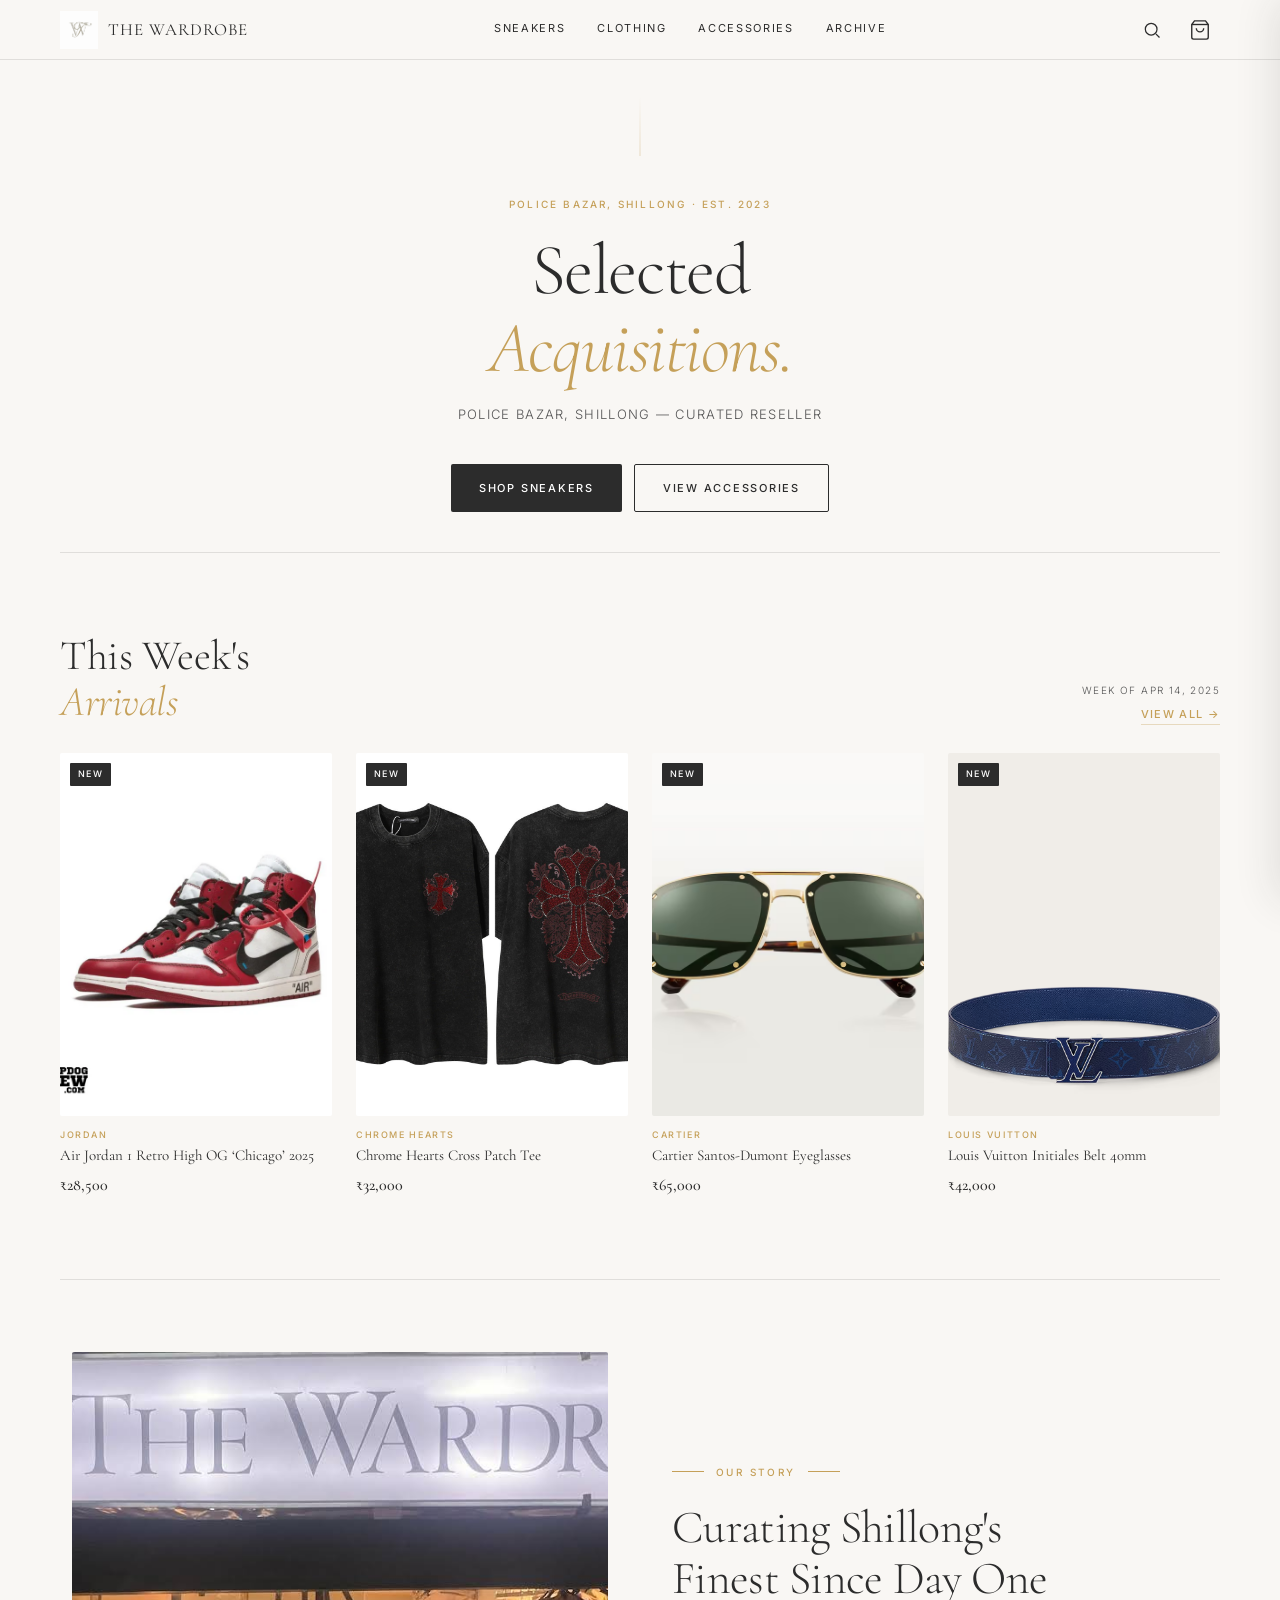
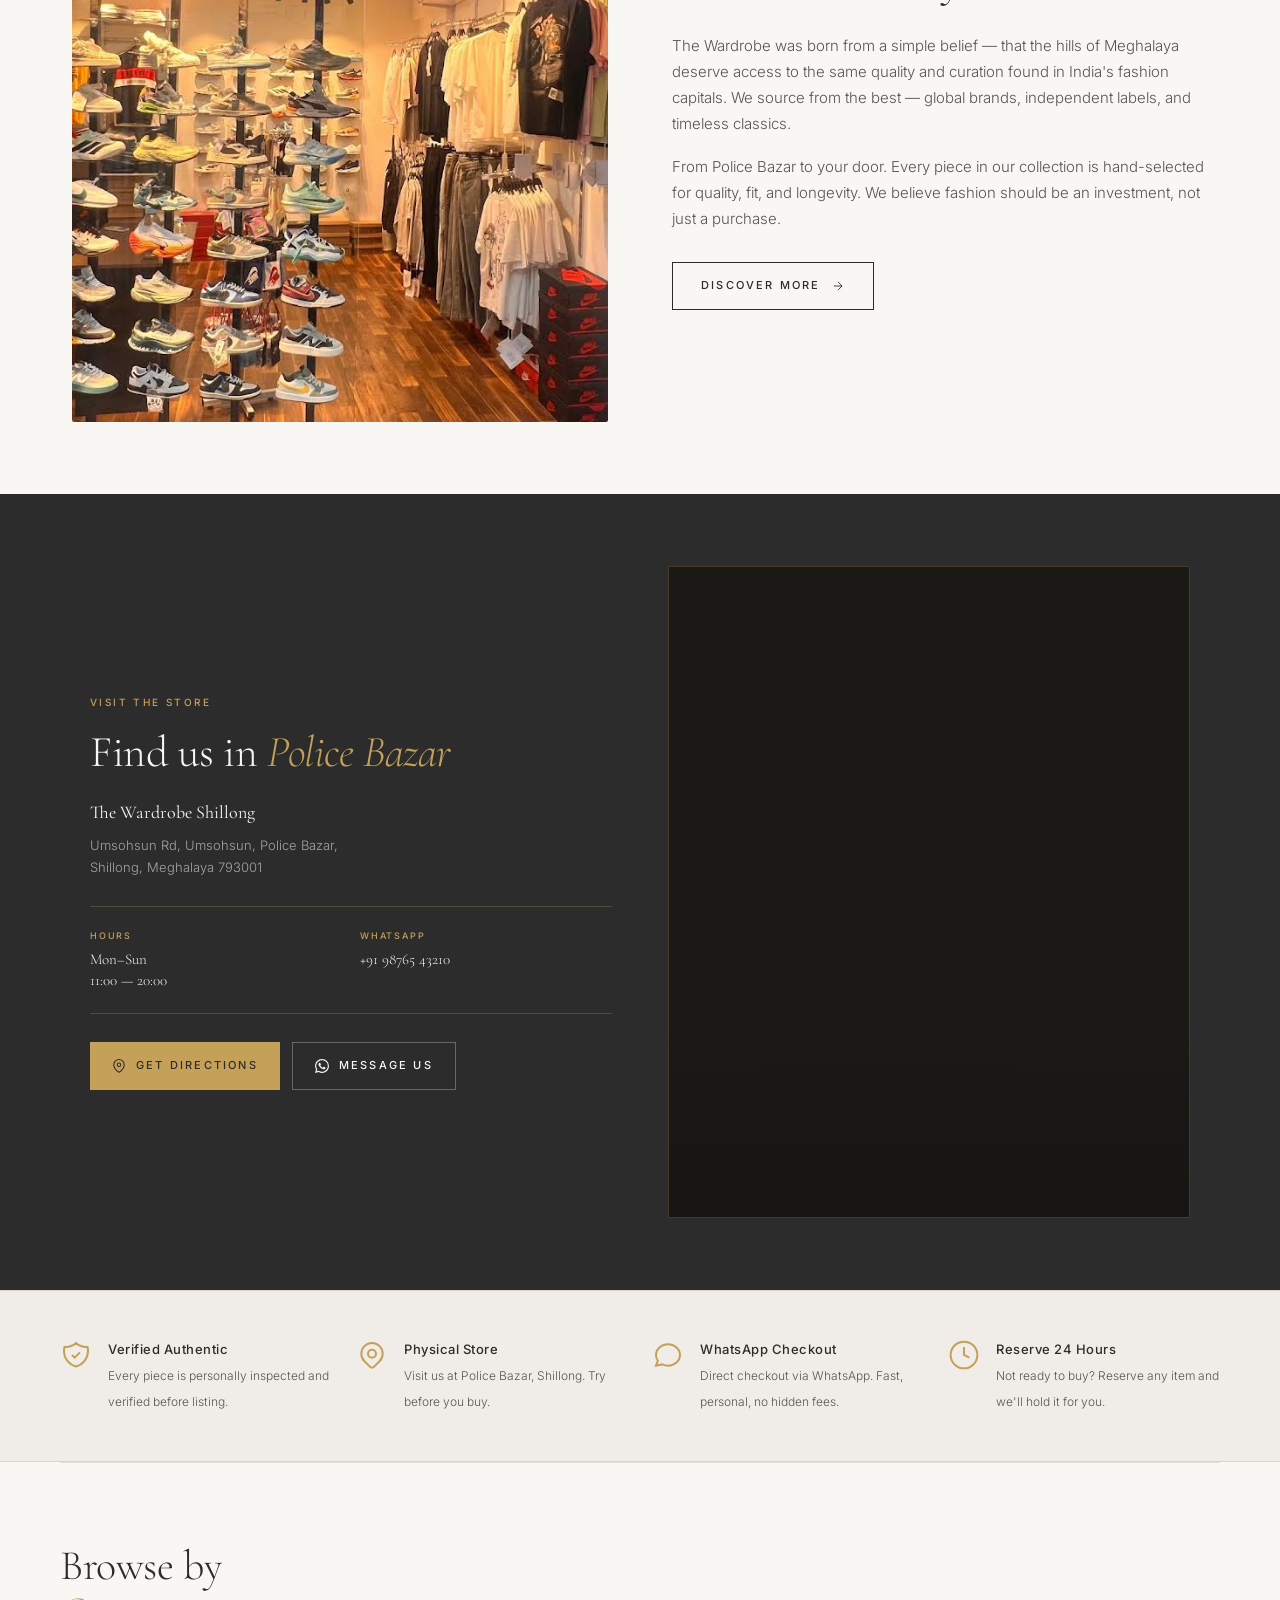
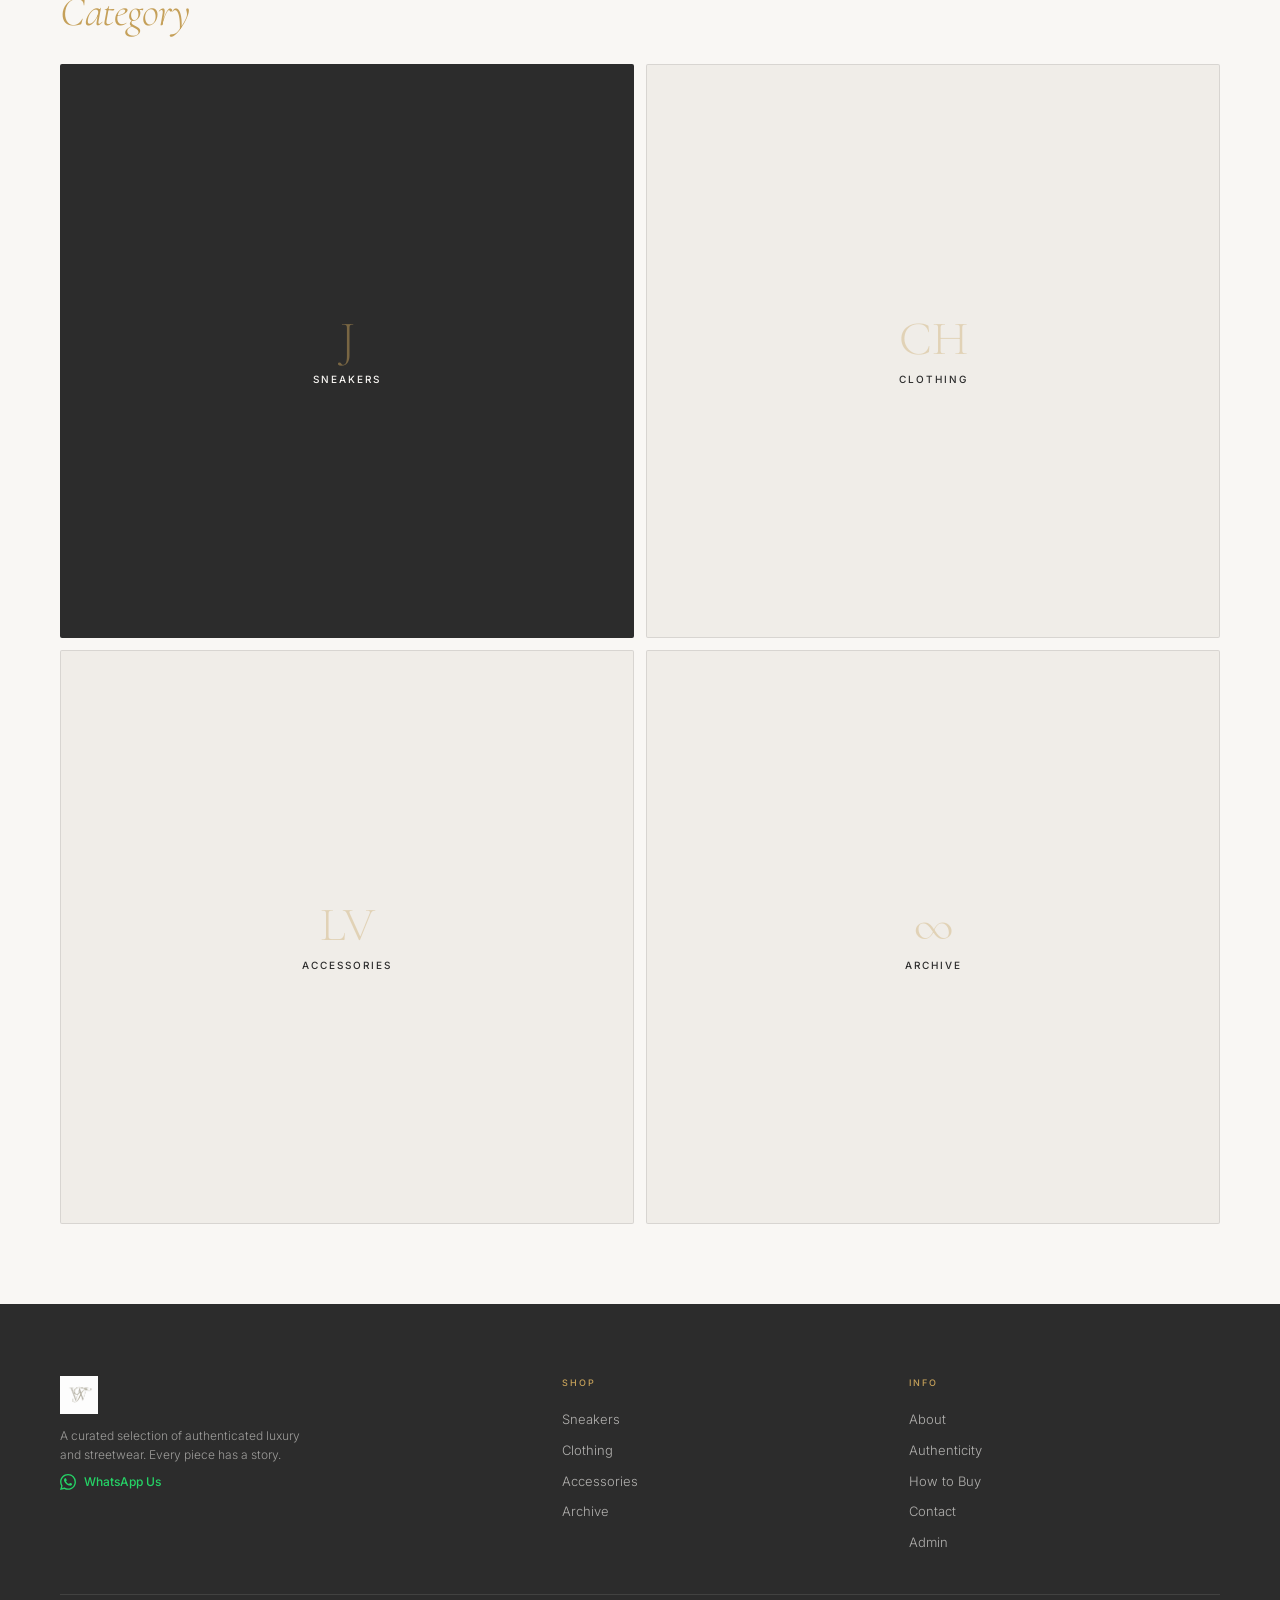
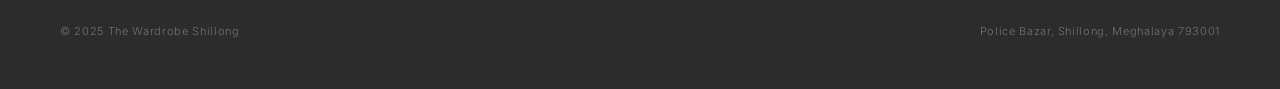
<file: design reference/x/index.html>
<!DOCTYPE html>
<html lang="en">
<head>
  <meta charset="UTF-8">
  <meta name="viewport" content="width=device-width, initial-scale=1.0">
  <title>The Wardrobe Shillong — Curated Reseller, Police Bazar</title>
  <meta name="description" content="Selected acquisitions. Nike, Jordan, Chrome Hearts, Louis Vuitton, Cartier. Police Bazar, Shillong.">
  <link rel="stylesheet" href="css/style.css">
  <link rel="stylesheet" href="css/tweaks.css">
</head>
<body>

<!-- ── NAVIGATION ── -->
<nav class="nav" id="main-nav">
  <a href="index.html" class="nav-logo" aria-label="The Wardrobe Shillong">
    <div class="nav-monogram"></div><div class="nav-wordmark">The Wardrobe</div>
  </a>

  <div class="nav-links-desktop">
    <a href="sneakers.html" style="font-family: Inter">Sneakers</a>
    <a href="clothing.html" style="font-family: Inter">Clothing</a>
    <a href="accessories.html" style="font-family: Inter">Accessories</a>
    <a href="archive.html" style="font-family: Inter">Archive</a>
  </div>

  <div class="nav-actions">
    <button class="nav-search-btn" id="nav-search-btn" aria-label="Search">
      <svg viewBox="0 0 24 24" fill="none" stroke="currentColor" stroke-width="1.5"><circle cx="11" cy="11" r="7"/><line x1="21" y1="21" x2="16.65" y2="16.65"/></svg>
    </button>
    <button class="nav-cart-btn" aria-label="Open bag">
      <svg viewBox="0 0 24 24" fill="none" stroke="currentColor" stroke-width="1.5">
        <path d="M6 2L3 6v14a2 2 0 002 2h14a2 2 0 002-2V6l-3-4z"/>
        <line x1="3" y1="6" x2="21" y2="6"/>
        <path d="M16 10a4 4 0 01-8 0"/>
      </svg>
      <span class="cart-count" id="cart-count"></span>
    </button>
    <button class="nav-menu-btn" id="menu-btn" aria-label="Menu">
      <span></span><span></span><span></span>
    </button>
  </div>
</nav>

<!-- ── MOBILE DRAWER ── -->
<div class="nav-drawer" id="nav-drawer">
  <nav class="nav-drawer-links">
    <a href="sneakers.html">Sneakers <svg viewBox="0 0 24 24" fill="none" stroke="currentColor" stroke-width="1.5"><path d="M5 12h14M12 5l7 7-7 7"/></svg></a>
    <a href="clothing.html">Clothing <svg viewBox="0 0 24 24" fill="none" stroke="currentColor" stroke-width="1.5"><path d="M5 12h14M12 5l7 7-7 7"/></svg></a>
    <a href="accessories.html">Accessories <svg viewBox="0 0 24 24" fill="none" stroke="currentColor" stroke-width="1.5"><path d="M5 12h14M12 5l7 7-7 7"/></svg></a>
    <a href="archive.html">Archive <svg viewBox="0 0 24 24" fill="none" stroke="currentColor" stroke-width="1.5"><path d="M5 12h14M12 5l7 7-7 7"/></svg></a>
    <a href="about.html">About <svg viewBox="0 0 24 24" fill="none" stroke="currentColor" stroke-width="1.5"><path d="M5 12h14M12 5l7 7-7 7"/></svg></a>
    <a href="authenticity.html">Authenticity <svg viewBox="0 0 24 24" fill="none" stroke="currentColor" stroke-width="1.5"><path d="M5 12h14M12 5l7 7-7 7"/></svg></a>
    <a href="how-to-buy.html">How to Buy <svg viewBox="0 0 24 24" fill="none" stroke="currentColor" stroke-width="1.5"><path d="M5 12h14M12 5l7 7-7 7"/></svg></a>
    <a href="contact.html">Contact <svg viewBox="0 0 24 24" fill="none" stroke="currentColor" stroke-width="1.5"><path d="M5 12h14M12 5l7 7-7 7"/></svg></a>
  </nav>
  <div class="nav-drawer-footer">
    <p>Police Bazar, Shillong, Meghalaya</p>
    <p style="margin-top:4px;">WhatsApp: +91 98765 43210</p>
  </div>
</div>

<!-- ── MARQUEE ── -->
<div class="marquee-bar">
  <div class="marquee-track">
    <span>New Arrivals Weekly</span><span class="dot">·</span>
    <span>Verified Authentic</span><span class="dot">·</span>
    <span>Jordan &amp; Nike</span><span class="dot">·</span>
    <span>Chrome Hearts</span><span class="dot">·</span>
    <span>Louis Vuitton</span><span class="dot">·</span>
    <span>Cartier</span><span class="dot">·</span>
    <span>Police Bazar, Shillong</span><span class="dot">·</span>
    <span>New Arrivals Weekly</span><span class="dot">·</span>
    <span>Verified Authentic</span><span class="dot">·</span>
    <span>Jordan &amp; Nike</span><span class="dot">·</span>
    <span>Chrome Hearts</span><span class="dot">·</span>
    <span>Louis Vuitton</span><span class="dot">·</span>
    <span>Cartier</span><span class="dot">·</span>
    <span>Police Bazar, Shillong</span><span class="dot">·</span>
  </div>
</div>

<!-- ── MAIN ── -->
<main>

  <!-- HERO -->
  <section class="hero" style="height: 456px">
    <p class="hero-eyebrow">Police Bazar, Shillong · Est. 2023</p>
    <h1 class="hero-title">
      Selected<br>
      <em>Acquisitions.</em>
    </h1>
    <p class="hero-subtitle" style="font-family: Inter">Police Bazar, Shillong — Curated Reseller</p>
    <div class="hero-cta-row">
      <a href="sneakers.html" class="btn btn-primary">Shop Sneakers</a>
      <a href="accessories.html" class="btn btn-outline">View Accessories</a>
    </div>
  </section>

  <div class="divider"></div>

  <!-- NEW ARRIVALS -->
  <section class="section">
    <div class="section-header fade-in">
      <div>
        <h2 class="section-title">This Week's<br><em>Arrivals</em></h2>
      </div>
      <div style="text-align:right;">
        <div class="section-date">Week of Apr 14, 2025</div>
        <a href="sneakers.html" class="section-link mt-8" style="display:inline-block;">View All →</a>
      </div>
    </div>

    <div class="product-grid" id="product-grid" data-featured="true">
      <!-- Loaded by JS -->
      <div style="grid-column:1/-1;padding:60px 0;text-align:center;color:var(--charcoal-mid);font-size:13px;">Loading…</div>
    </div>
  </section>

  <div class="divider"></div>

  <!-- ── OUR STORY ── -->
  <section class="story-section fade-in">
    <div class="story-grid">
      <div class="story-image">
        <img src="images/storefront.jpg" alt="The Wardrobe storefront, Police Bazar Shillong" loading="lazy">
      </div>
      <div class="story-content">
        <div class="story-eyebrow"><span>Our Story</span></div>
        <h2 class="story-title">Curating Shillong's<br>Finest Since Day One</h2>
        <div class="story-body">
          <p>The Wardrobe was born from a simple belief — that the hills of Meghalaya deserve access to the same quality and curation found in India's fashion capitals. We source from the best — global brands, independent labels, and timeless classics.</p>
          <p>From Police Bazar to your door. Every piece in our collection is hand-selected for quality, fit, and longevity. We believe fashion should be an investment, not just a purchase.</p>
        </div>
        <a href="about.html" class="story-cta">
          Discover More
          <svg viewBox="0 0 24 24" fill="none" stroke="currentColor" stroke-width="1.5"><path d="M5 12h14M12 5l7 7-7 7"/></svg>
        </a>
      </div>
    </div>
  </section>

  <!-- ── VISIT US ── -->
  <section class="visit-section fade-in">
    <div class="visit-inner">
      <div class="visit-content">
        <p class="visit-eyebrow">Visit the Store</p>
        <h2 class="visit-title">Find us in <em>Police Bazar</em></h2>
        <p class="visit-address">The Wardrobe Shillong</p>
        <p class="visit-address-sub">Umsohsun Rd, Umsohsun, Police Bazar,<br>Shillong, Meghalaya 793001</p>
        <div class="visit-meta">
          <div class="visit-meta-block">
            <p class="label">Hours</p>
            <p class="value">Mon–Sun<br>11:00 — 20:00</p>
          </div>
          <div class="visit-meta-block">
            <p class="label">WhatsApp</p>
            <p class="value"><a href="https://wa.me/919876543210" target="_blank">+91 98765 43210</a></p>
          </div>
        </div>
        <div class="visit-actions">
          <a href="https://maps.app.goo.gl/RWgkWH7RecMXHoVQ7" target="_blank" rel="noopener" class="visit-btn visit-btn-primary">
            <svg viewBox="0 0 24 24" fill="none" stroke="currentColor" stroke-width="1.8"><path d="M21 10c0 7-9 13-9 13s-9-6-9-13a9 9 0 0118 0z"/><circle cx="12" cy="10" r="3"/></svg>
            Get Directions
          </a>
          <a href="https://wa.me/919876543210" target="_blank" rel="noopener" class="visit-btn visit-btn-ghost">
            <svg viewBox="0 0 24 24" fill="currentColor"><path d="M17.472 14.382c-.297-.149-1.758-.867-2.03-.967-.273-.099-.471-.148-.67.15-.197.297-.767.966-.94 1.164-.173.199-.347.223-.644.075-.297-.15-1.255-.463-2.39-1.475-.883-.788-1.48-1.761-1.653-2.059-.173-.297-.018-.458.13-.606.134-.133.298-.347.446-.52.149-.174.198-.298.298-.497.099-.198.05-.371-.025-.52-.075-.149-.669-1.612-.916-2.207-.242-.579-.487-.5-.669-.51-.173-.008-.371-.01-.57-.01-.198 0-.52.074-.792.372-.272.297-1.04 1.016-1.04 2.479 0 1.462 1.065 2.875 1.213 3.074.149.198 2.096 3.2 5.077 4.487.709.306 1.262.489 1.694.625.712.227 1.36.195 1.871.118.571-.085 1.758-.719 2.006-1.413.248-.694.248-1.289.173-1.413-.074-.124-.272-.198-.57-.347m-5.421 7.403h-.004a9.87 9.87 0 01-5.031-1.378l-.361-.214-3.741.982.998-3.648-.235-.374a9.86 9.86 0 01-1.51-5.26c.001-5.45 4.436-9.884 9.888-9.884 2.64 0 5.122 1.03 6.988 2.898a9.825 9.825 0 012.893 6.994c-.003 5.45-4.437 9.884-9.885 9.884m8.413-18.297A11.815 11.815 0 0012.05 0C5.495 0 .16 5.335.157 11.892c0 2.096.547 4.142 1.588 5.945L.057 24l6.305-1.654a11.882 11.882 0 005.683 1.448h.005c6.554 0 11.89-5.335 11.893-11.893a11.821 11.821 0 00-3.48-8.413"/></svg>
            Message Us
          </a>
        </div>
      </div>
      <div class="visit-map">
        <iframe src="https://www.google.com/maps?q=The+Wardrobe+Shillong,+Umsohsun+Rd,+Police+Bazar,+Shillong,+Meghalaya+793001&output=embed" loading="lazy" referrerpolicy="no-referrer-when-downgrade" title="The Wardrobe Shillong on Google Maps"></iframe>
        <div class="visit-map-overlay"></div>
      </div>
    </div>
  </section>

  <!-- TRUST BAR -->
  <div class="trust-bar fade-in">
    <div class="trust-item">
      <svg class="trust-icon" viewBox="0 0 24 24" fill="none" stroke="currentColor" stroke-width="1.5">
        <path d="M9 12l2 2 4-4m5.618-4.016A11.955 11.955 0 0112 2.944a11.955 11.955 0 01-8.618 3.04A12.02 12.02 0 003 9c0 5.591 3.824 10.29 9 11.622 5.176-1.332 9-6.03 9-11.622 0-1.042-.133-2.052-.382-3.016z"/>
      </svg>
      <div class="trust-item-text">
        <strong>Verified Authentic</strong>
        <span>Every piece is personally inspected and verified before listing.</span>
      </div>
    </div>
    <div class="trust-item">
      <svg class="trust-icon" viewBox="0 0 24 24" fill="none" stroke="currentColor" stroke-width="1.5">
        <path d="M17.657 16.657L13.414 20.9a1.998 1.998 0 01-2.827 0l-4.244-4.243a8 8 0 1111.314 0z"/>
        <path d="M15 11a3 3 0 11-6 0 3 3 0 016 0z"/>
      </svg>
      <div class="trust-item-text">
        <strong>Physical Store</strong>
        <span>Visit us at Police Bazar, Shillong. Try before you buy.</span>
      </div>
    </div>
    <div class="trust-item">
      <svg class="trust-icon" viewBox="0 0 24 24" fill="none" stroke="currentColor" stroke-width="1.5">
        <path d="M8 12h.01M12 12h.01M16 12h.01M21 12c0 4.418-4.03 8-9 8a9.863 9.863 0 01-4.255-.949L3 20l1.395-3.72C3.512 15.042 3 13.574 3 12c0-4.418 4.03-8 9-8s9 3.582 9 8z"/>
      </svg>
      <div class="trust-item-text">
        <strong>WhatsApp Checkout</strong>
        <span>Direct checkout via WhatsApp. Fast, personal, no hidden fees.</span>
      </div>
    </div>
    <div class="trust-item">
      <svg class="trust-icon" viewBox="0 0 24 24" fill="none" stroke="currentColor" stroke-width="1.5">
        <circle cx="12" cy="12" r="10"/>
        <polyline points="12 6 12 12 16 14"/>
      </svg>
      <div class="trust-item-text">
        <strong>Reserve 24 Hours</strong>
        <span>Not ready to buy? Reserve any item and we'll hold it for you.</span>
      </div>
    </div>
  </div>

  <div class="divider"></div>

  <!-- BROWSE BY CATEGORY -->
  <section class="section fade-in">
    <div class="section-header">
      <h2 class="section-title">Browse by<br><em>Category</em></h2>
    </div>
    <div style="display:grid;grid-template-columns:repeat(2,1fr);gap:12px;">
      <a href="sneakers.html" style="aspect-ratio:1;background:var(--charcoal);display:flex;flex-direction:column;align-items:center;justify-content:center;gap:8px;color:var(--cream);border-radius:2px;text-decoration:none;transition:opacity 0.2s;" onmouseenter="this.style.opacity=0.85" onmouseleave="this.style.opacity=1">
        <span style="font-family:var(--serif);font-size:48px;color:rgba(197,160,89,0.5);line-height:1;">J</span>
        <span style="font-size:10px;letter-spacing:0.2em;text-transform:uppercase;font-weight:500;">Sneakers</span>
      </a>
      <a href="clothing.html" style="aspect-ratio:1;background:var(--cream-dark);border:1px solid var(--border);display:flex;flex-direction:column;align-items:center;justify-content:center;gap:8px;color:var(--charcoal);border-radius:2px;text-decoration:none;transition:opacity 0.2s;" onmouseenter="this.style.opacity=0.75" onmouseleave="this.style.opacity=1">
        <span style="font-family:var(--serif);font-size:48px;color:var(--border-gold);line-height:1;">CH</span>
        <span style="font-size:10px;letter-spacing:0.2em;text-transform:uppercase;font-weight:500;">Clothing</span>
      </a>
      <a href="accessories.html" style="aspect-ratio:1;background:var(--cream-dark);border:1px solid var(--border);display:flex;flex-direction:column;align-items:center;justify-content:center;gap:8px;color:var(--charcoal);border-radius:2px;text-decoration:none;transition:opacity 0.2s;" onmouseenter="this.style.opacity=0.75" onmouseleave="this.style.opacity=1">
        <span style="font-family:var(--serif);font-size:48px;color:var(--border-gold);line-height:1;">LV</span>
        <span style="font-size:10px;letter-spacing:0.2em;text-transform:uppercase;font-weight:500;">Accessories</span>
      </a>
      <a href="archive.html" style="aspect-ratio:1;background:var(--cream-dark);border:1px solid var(--border);display:flex;flex-direction:column;align-items:center;justify-content:center;gap:8px;color:var(--charcoal);border-radius:2px;text-decoration:none;transition:opacity 0.2s;" onmouseenter="this.style.opacity=0.75" onmouseleave="this.style.opacity=1">
        <span style="font-family:var(--serif);font-size:48px;color:var(--border-gold);line-height:1;">∞</span>
        <span style="font-size:10px;letter-spacing:0.2em;text-transform:uppercase;font-weight:500;">Archive</span>
      </a>
    </div>
  </section>

</main>

<!-- ── FOOTER ── -->
<footer class="footer">
  <div class="footer-top">
    <div class="footer-brand"><div class="nav-monogram"></div>
      <p style="margin-top:12px;">A curated selection of authenticated luxury and streetwear. Every piece has a story.</p>
      <a href="https://wa.me/919876543210" class="footer-wa" target="_blank">
        <svg viewBox="0 0 24 24" fill="currentColor"><path d="M17.472 14.382c-.297-.149-1.758-.867-2.03-.967-.273-.099-.471-.148-.67.15-.197.297-.767.966-.94 1.164-.173.199-.347.223-.644.075-.297-.15-1.255-.463-2.39-1.475-.883-.788-1.48-1.761-1.653-2.059-.173-.297-.018-.458.13-.606.134-.133.298-.347.446-.52.149-.174.198-.298.298-.497.099-.198.05-.371-.025-.52-.075-.149-.669-1.612-.916-2.207-.242-.579-.487-.5-.669-.51-.173-.008-.371-.01-.57-.01-.198 0-.52.074-.792.372-.272.297-1.04 1.016-1.04 2.479 0 1.462 1.065 2.875 1.213 3.074.149.198 2.096 3.2 5.077 4.487.709.306 1.262.489 1.694.625.712.227 1.36.195 1.871.118.571-.085 1.758-.719 2.006-1.413.248-.694.248-1.289.173-1.413-.074-.124-.272-.198-.57-.347m-5.421 7.403h-.004a9.87 9.87 0 01-5.031-1.378l-.361-.214-3.741.982.998-3.648-.235-.374a9.86 9.86 0 01-1.51-5.26c.001-5.45 4.436-9.884 9.888-9.884 2.64 0 5.122 1.03 6.988 2.898a9.825 9.825 0 012.893 6.994c-.003 5.45-4.437 9.884-9.885 9.884m8.413-18.297A11.815 11.815 0 0012.05 0C5.495 0 .16 5.335.157 11.892c0 2.096.547 4.142 1.588 5.945L.057 24l6.305-1.654a11.882 11.882 0 005.683 1.448h.005c6.554 0 11.89-5.335 11.893-11.893a11.821 11.821 0 00-3.48-8.413z"/></svg>
        WhatsApp Us
      </a>
    </div>
    <div class="footer-nav">
      <h4>Shop</h4>
      <a href="sneakers.html">Sneakers</a>
      <a href="clothing.html">Clothing</a>
      <a href="accessories.html">Accessories</a>
      <a href="archive.html">Archive</a>
    </div>
    <div class="footer-nav">
      <h4>Info</h4><a href="about.html">About</a><a href="authenticity.html">Authenticity</a><a href="how-to-buy.html">How to Buy</a><a href="contact.html">Contact</a>
      <a href="admin.html">Admin</a>
    </div>
  </div>
  <div class="footer-bottom">
    <span>© 2025 The Wardrobe Shillong</span>
    <span>Police Bazar, Shillong, Meghalaya 793001</span>
  </div>
</footer>

<!-- ── CART DRAWER ── -->
<!-- ── SEARCH OVERLAY ── -->
<div class="search-overlay" id="search-overlay">
  <div class="search-header">
    <div class="search-input-wrap">
      <svg viewBox="0 0 24 24" fill="none" stroke="currentColor" stroke-width="1.5"><circle cx="11" cy="11" r="7"/><line x1="21" y1="21" x2="16.65" y2="16.65"/></svg>
      <input type="text" id="search-input" class="search-input" placeholder="Search brands, styles…" autocomplete="off">
    </div>
    <button class="search-close" id="search-close" aria-label="Close">
      <svg viewBox="0 0 24 24" fill="none" stroke="currentColor" stroke-width="1.5"><line x1="18" y1="6" x2="6" y2="18"/><line x1="6" y1="6" x2="18" y2="18"/></svg>
    </button>
  </div>
  <div class="search-results" id="search-results">
    <div class="search-empty-state">
      <div class="label">Discover</div>
      <h3>What are you looking for?</h3>
      <div class="search-suggestions">
        <button onclick="document.getElementById('search-input').value='Jordan';doSearch()">Jordan</button>
        <button onclick="document.getElementById('search-input').value='Chrome Hearts';doSearch()">Chrome Hearts</button>
        <button onclick="document.getElementById('search-input').value='Louis Vuitton';doSearch()">Louis Vuitton</button>
        <button onclick="document.getElementById('search-input').value='Cartier';doSearch()">Cartier</button>
      </div>
    </div>
  </div>
</div>
<div class="cart-overlay" id="cart-overlay"></div>
<div class="cart-drawer" id="cart-drawer">
  <div class="cart-drawer-header">
    <h2>Your Bag</h2>
    <button class="cart-close-btn" id="cart-close-btn" aria-label="Close">
      <svg viewBox="0 0 24 24" fill="none" stroke="currentColor" stroke-width="1.5">
        <line x1="18" y1="6" x2="6" y2="18"/><line x1="6" y1="6" x2="18" y2="18"/>
      </svg>
    </button>
  </div>
  <div class="cart-items" id="cart-items"></div>
  <div class="cart-footer" id="cart-footer" style="display:none;">
    <div class="cart-total-row">
      <span>Subtotal</span>
      <span class="cart-total-amount">₹0</span>
    </div>
    <div class="cart-total-row">
      <span>Shipping</span>
      <span>Confirmed via WhatsApp</span>
    </div>
    <div class="cart-total-row grand">
      <span>Total</span>
      <span class="val cart-total-amount">₹0</span>
    </div>
    <div class="cart-footer-btns">
      <button class="btn btn-whatsapp" id="btn-whatsapp-checkout">
        <svg viewBox="0 0 24 24" fill="currentColor"><path d="M17.472 14.382c-.297-.149-1.758-.867-2.03-.967-.273-.099-.471-.148-.67.15-.197.297-.767.966-.94 1.164-.173.199-.347.223-.644.075-.297-.15-1.255-.463-2.39-1.475-.883-.788-1.48-1.761-1.653-2.059-.173-.297-.018-.458.13-.606.134-.133.298-.347.446-.52.149-.174.198-.298.298-.497.099-.198.05-.371-.025-.52-.075-.149-.669-1.612-.916-2.207-.242-.579-.487-.5-.669-.51-.173-.008-.371-.01-.57-.01-.198 0-.52.074-.792.372-.272.297-1.04 1.016-1.04 2.479 0 1.462 1.065 2.875 1.213 3.074.149.198 2.096 3.2 5.077 4.487.709.306 1.262.489 1.694.625.712.227 1.36.195 1.871.118.571-.085 1.758-.719 2.006-1.413.248-.694.248-1.289.173-1.413-.074-.124-.272-.198-.57-.347m-5.421 7.403h-.004a9.87 9.87 0 01-5.031-1.378l-.361-.214-3.741.982.998-3.648-.235-.374a9.86 9.86 0 01-1.51-5.26c.001-5.45 4.436-9.884 9.888-9.884 2.64 0 5.122 1.03 6.988 2.898a9.825 9.825 0 012.893 6.994c-.003 5.45-4.437 9.884-9.885 9.884m8.413-18.297A11.815 11.815 0 0012.05 0C5.495 0 .16 5.335.157 11.892c0 2.096.547 4.142 1.588 5.945L.057 24l6.305-1.654a11.882 11.882 0 005.683 1.448h.005c6.554 0 11.89-5.335 11.893-11.893a11.821 11.821 0 00-3.48-8.413z"/></svg>
        Complete via WhatsApp
      </button>
      <button class="btn btn-outline" id="btn-reserve">Reserve for 24 Hours</button>
    </div>
    <p class="reserve-note">We'll hold your items while you arrange payment.</p>
  </div>
</div>

<script src="js/products.js?v=2"></script>
<script src="js/cart.js?v=2"></script>
<script src="js/main.js?v=2"></script>
<script src="js/tweaks.js?v=1"></script>
</body>
</html>
</file>
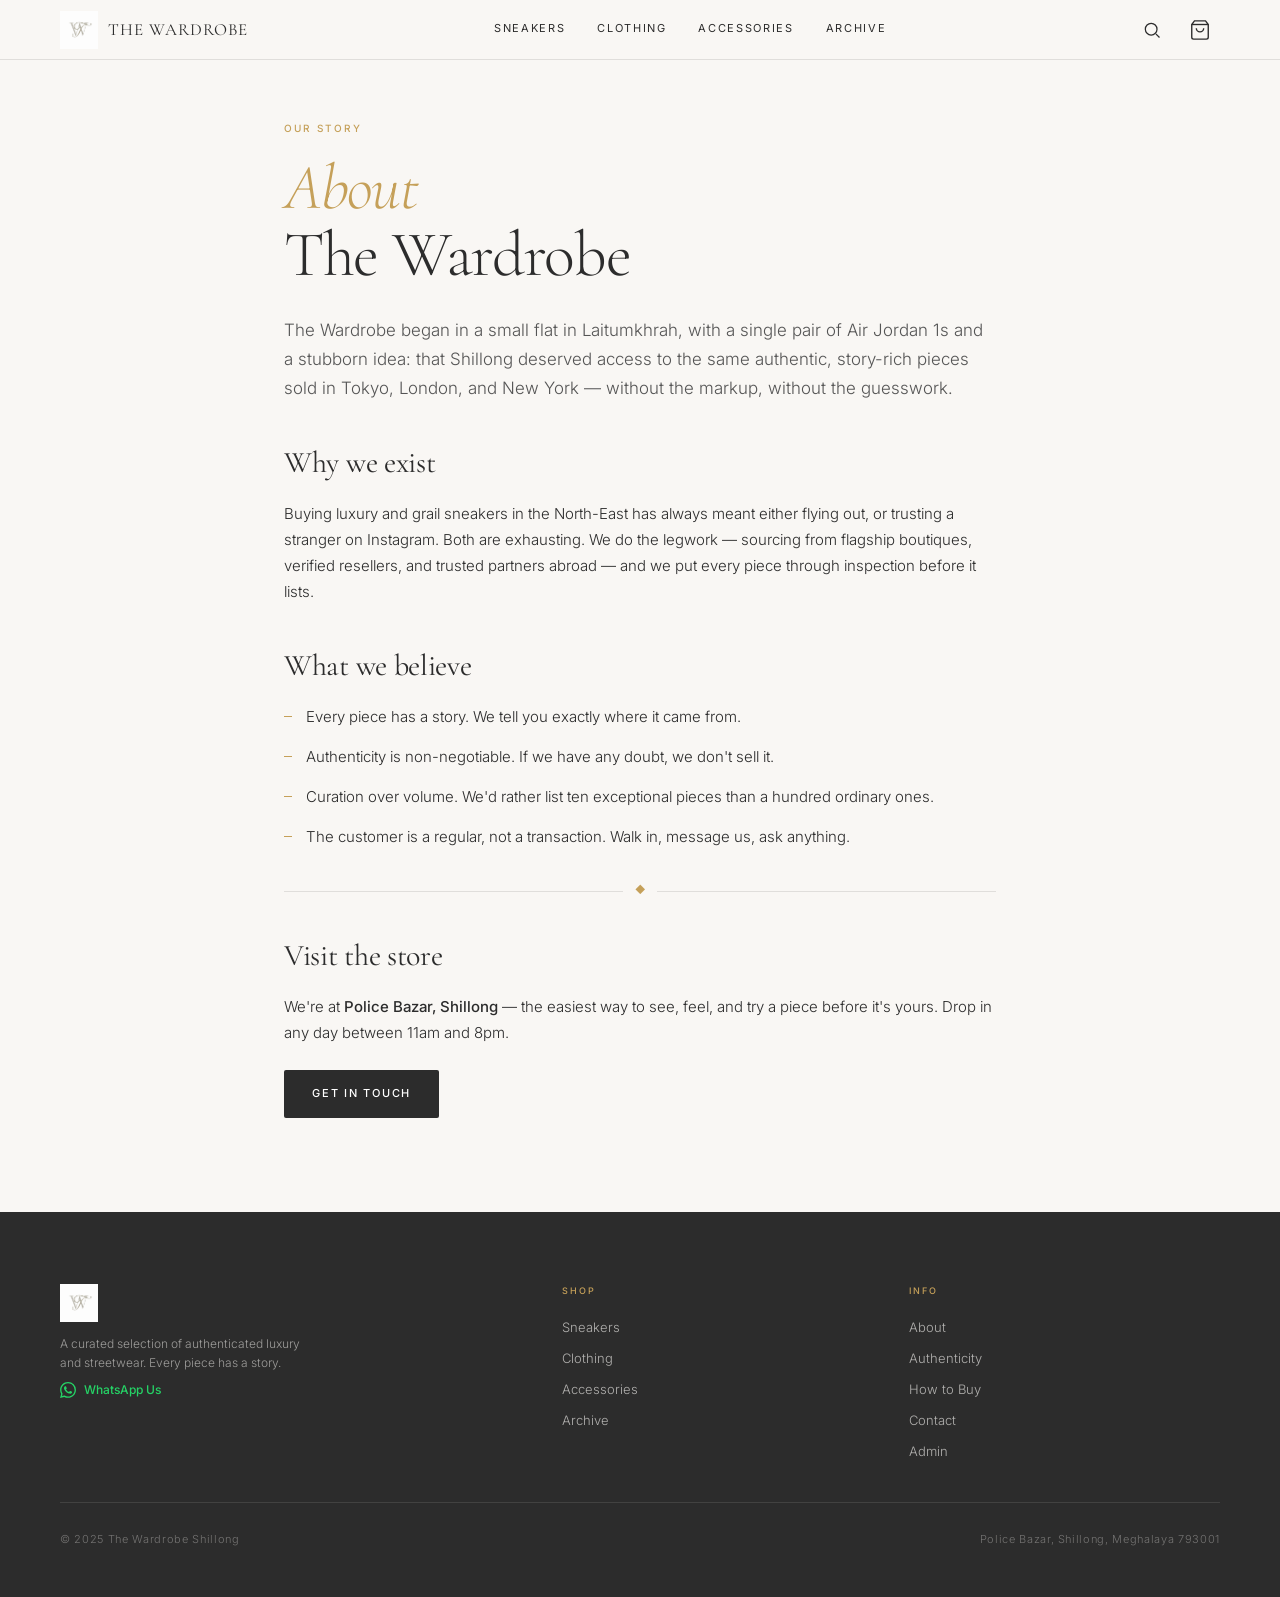
<file: design reference/x/about.html>
<!DOCTYPE html>
<html lang="en">
<head>
<meta charset="UTF-8">
<meta name="viewport" content="width=device-width, initial-scale=1.0">
<title>About — The Wardrobe</title>
<link rel="stylesheet" href="css/style.css">
</head>
<body>
<nav class="nav" id="main-nav">
  <a href="index.html" class="nav-logo" aria-label="The Wardrobe Shillong">
    <div class="nav-monogram"></div><div class="nav-wordmark">The Wardrobe</div>
  </a>

  <div class="nav-links-desktop">
    <a href="sneakers.html">Sneakers</a>
    <a href="clothing.html">Clothing</a>
    <a href="accessories.html">Accessories</a>
    <a href="archive.html">Archive</a>
  </div>

  <div class="nav-actions">
    <button class="nav-search-btn" id="nav-search-btn" aria-label="Search">
      <svg viewBox="0 0 24 24" fill="none" stroke="currentColor" stroke-width="1.5"><circle cx="11" cy="11" r="7"/><line x1="21" y1="21" x2="16.65" y2="16.65"/></svg>
    </button>
    <button class="nav-cart-btn" aria-label="Open bag">
      <svg viewBox="0 0 24 24" fill="none" stroke="currentColor" stroke-width="1.5">
        <path d="M6 2L3 6v14a2 2 0 002 2h14a2 2 0 002-2V6l-3-4z"/>
        <line x1="3" y1="6" x2="21" y2="6"/>
        <path d="M16 10a4 4 0 01-8 0"/>
      </svg>
      <span class="cart-count" id="cart-count"></span>
    </button>
    <button class="nav-menu-btn" id="menu-btn" aria-label="Menu">
      <span></span><span></span><span></span>
    </button>
  </div>
</nav>
<div class="nav-drawer" id="nav-drawer">
  <nav class="nav-drawer-links">
    <a href="sneakers.html">Sneakers <svg viewBox="0 0 24 24" fill="none" stroke="currentColor" stroke-width="1.5"><path d="M5 12h14M12 5l7 7-7 7"/></svg></a>
    <a href="clothing.html">Clothing <svg viewBox="0 0 24 24" fill="none" stroke="currentColor" stroke-width="1.5"><path d="M5 12h14M12 5l7 7-7 7"/></svg></a>
    <a href="accessories.html">Accessories <svg viewBox="0 0 24 24" fill="none" stroke="currentColor" stroke-width="1.5"><path d="M5 12h14M12 5l7 7-7 7"/></svg></a>
    <a href="archive.html">Archive <svg viewBox="0 0 24 24" fill="none" stroke="currentColor" stroke-width="1.5"><path d="M5 12h14M12 5l7 7-7 7"/></svg></a>
    <a href="about.html">About <svg viewBox="0 0 24 24" fill="none" stroke="currentColor" stroke-width="1.5"><path d="M5 12h14M12 5l7 7-7 7"/></svg></a>
    <a href="authenticity.html">Authenticity <svg viewBox="0 0 24 24" fill="none" stroke="currentColor" stroke-width="1.5"><path d="M5 12h14M12 5l7 7-7 7"/></svg></a>
    <a href="how-to-buy.html">How to Buy <svg viewBox="0 0 24 24" fill="none" stroke="currentColor" stroke-width="1.5"><path d="M5 12h14M12 5l7 7-7 7"/></svg></a>
    <a href="contact.html">Contact <svg viewBox="0 0 24 24" fill="none" stroke="currentColor" stroke-width="1.5"><path d="M5 12h14M12 5l7 7-7 7"/></svg></a>
  </nav>
  <div class="nav-drawer-footer">
    <p>Police Bazar, Shillong, Meghalaya</p>
    <p style="margin-top:4px;">WhatsApp: +91 98765 43210</p>
  </div>
</div>
<main>
<div class="info-page">
<p class="eyebrow">Our Story</p>
<h1><em>About</em><br>The Wardrobe</h1>

<p class="lead">The Wardrobe began in a small flat in Laitumkhrah, with a single pair of Air Jordan 1s and a stubborn idea: that Shillong deserved access to the same authentic, story-rich pieces sold in Tokyo, London, and New York — without the markup, without the guesswork.</p>
<h2>Why we exist</h2>
<p>Buying luxury and grail sneakers in the North-East has always meant either flying out, or trusting a stranger on Instagram. Both are exhausting. We do the legwork — sourcing from flagship boutiques, verified resellers, and trusted partners abroad — and we put every piece through inspection before it lists.</p>
<h2>What we believe</h2>
<ul>
<li>Every piece has a story. We tell you exactly where it came from.</li>
<li>Authenticity is non-negotiable. If we have any doubt, we don't sell it.</li>
<li>Curation over volume. We'd rather list ten exceptional pieces than a hundred ordinary ones.</li>
<li>The customer is a regular, not a transaction. Walk in, message us, ask anything.</li>
</ul>
<div class="info-divider"></div>
<h2>Visit the store</h2>
<p>We're at <strong>Police Bazar, Shillong</strong> — the easiest way to see, feel, and try a piece before it's yours. Drop in any day between 11am and 8pm.</p>
<p style="margin-top:24px;"><a href="contact.html" class="btn btn-primary" style="display:inline-flex;">Get in Touch</a></p>

</div>
</main>
<footer class="footer">
  <div class="footer-top">
    <div class="footer-brand"><div class="nav-monogram"></div>
      <p style="margin-top:12px;">A curated selection of authenticated luxury and streetwear. Every piece has a story.</p>
      <a href="https://wa.me/919876543210" class="footer-wa" target="_blank">
        <svg viewBox="0 0 24 24" fill="currentColor"><path d="M17.472 14.382c-.297-.149-1.758-.867-2.03-.967-.273-.099-.471-.148-.67.15-.197.297-.767.966-.94 1.164-.173.199-.347.223-.644.075-.297-.15-1.255-.463-2.39-1.475-.883-.788-1.48-1.761-1.653-2.059-.173-.297-.018-.458.13-.606.134-.133.298-.347.446-.52.149-.174.198-.298.298-.497.099-.198.05-.371-.025-.52-.075-.149-.669-1.612-.916-2.207-.242-.579-.487-.5-.669-.51-.173-.008-.371-.01-.57-.01-.198 0-.52.074-.792.372-.272.297-1.04 1.016-1.04 2.479 0 1.462 1.065 2.875 1.213 3.074.149.198 2.096 3.2 5.077 4.487.709.306 1.262.489 1.694.625.712.227 1.36.195 1.871.118.571-.085 1.758-.719 2.006-1.413.248-.694.248-1.289.173-1.413-.074-.124-.272-.198-.57-.347m-5.421 7.403h-.004a9.87 9.87 0 01-5.031-1.378l-.361-.214-3.741.982.998-3.648-.235-.374a9.86 9.86 0 01-1.51-5.26c.001-5.45 4.436-9.884 9.888-9.884 2.64 0 5.122 1.03 6.988 2.898a9.825 9.825 0 012.893 6.994c-.003 5.45-4.437 9.884-9.885 9.884m8.413-18.297A11.815 11.815 0 0012.05 0C5.495 0 .16 5.335.157 11.892c0 2.096.547 4.142 1.588 5.945L.057 24l6.305-1.654a11.882 11.882 0 005.683 1.448h.005c6.554 0 11.89-5.335 11.893-11.893a11.821 11.821 0 00-3.48-8.413z"/></svg>
        WhatsApp Us
      </a>
    </div>
    <div class="footer-nav">
      <h4>Shop</h4>
      <a href="sneakers.html">Sneakers</a>
      <a href="clothing.html">Clothing</a>
      <a href="accessories.html">Accessories</a>
      <a href="archive.html">Archive</a>
    </div>
    <div class="footer-nav">
      <h4>Info</h4><a href="about.html">About</a><a href="authenticity.html">Authenticity</a><a href="how-to-buy.html">How to Buy</a><a href="contact.html">Contact</a>
      <a href="admin.html">Admin</a>
    </div>
  </div>
  <div class="footer-bottom">
    <span>© 2025 The Wardrobe Shillong</span>
    <span>Police Bazar, Shillong, Meghalaya 793001</span>
  </div>
</footer>
<!-- ── SEARCH OVERLAY ── -->
<div class="search-overlay" id="search-overlay">
  <div class="search-header">
    <div class="search-input-wrap">
      <svg viewBox="0 0 24 24" fill="none" stroke="currentColor" stroke-width="1.5"><circle cx="11" cy="11" r="7"/><line x1="21" y1="21" x2="16.65" y2="16.65"/></svg>
      <input type="text" id="search-input" class="search-input" placeholder="Search brands, styles…" autocomplete="off">
    </div>
    <button class="search-close" id="search-close" aria-label="Close">
      <svg viewBox="0 0 24 24" fill="none" stroke="currentColor" stroke-width="1.5"><line x1="18" y1="6" x2="6" y2="18"/><line x1="6" y1="6" x2="18" y2="18"/></svg>
    </button>
  </div>
  <div class="search-results" id="search-results">
    <div class="search-empty-state">
      <div class="label">Discover</div>
      <h3>What are you looking for?</h3>
      <div class="search-suggestions">
        <button onclick="document.getElementById('search-input').value='Jordan';doSearch()">Jordan</button>
        <button onclick="document.getElementById('search-input').value='Chrome Hearts';doSearch()">Chrome Hearts</button>
        <button onclick="document.getElementById('search-input').value='Louis Vuitton';doSearch()">Louis Vuitton</button>
        <button onclick="document.getElementById('search-input').value='Cartier';doSearch()">Cartier</button>
      </div>
    </div>
  </div>
<div class="cart-overlay" id="cart-overlay"></div>
<div class="cart-drawer" id="cart-drawer">
  <div class="cart-drawer-header">
    <h2>Your Bag</h2>
    <button class="cart-close-btn" id="cart-close-btn" aria-label="Close">
      <svg viewBox="0 0 24 24" fill="none" stroke="currentColor" stroke-width="1.5">
        <line x1="18" y1="6" x2="6" y2="18"/><line x1="6" y1="6" x2="18" y2="18"/>
      </svg>
    </button>
  </div>
  <div class="cart-items" id="cart-items"></div>
  <div class="cart-footer" id="cart-footer" style="display:none;">
    <div class="cart-total-row">
      <span>Subtotal</span>
      <span class="cart-total-amount">₹0</span>
    </div>
    <div class="cart-total-row">
      <span>Shipping</span>
      <span>Confirmed via WhatsApp</span>
    </div>
    <div class="cart-total-row grand">
      <span>Total</span>
      <span class="val cart-total-amount">₹0</span>
    </div>
    <div class="cart-footer-btns">
      <button class="btn btn-whatsapp" id="btn-whatsapp-checkout">
        <svg viewBox="0 0 24 24" fill="currentColor"><path d="M17.472 14.382c-.297-.149-1.758-.867-2.03-.967-.273-.099-.471-.148-.67.15-.197.297-.767.966-.94 1.164-.173.199-.347.223-.644.075-.297-.15-1.255-.463-2.39-1.475-.883-.788-1.48-1.761-1.653-2.059-.173-.297-.018-.458.13-.606.134-.133.298-.347.446-.52.149-.174.198-.298.298-.497.099-.198.05-.371-.025-.52-.075-.149-.669-1.612-.916-2.207-.242-.579-.487-.5-.669-.51-.173-.008-.371-.01-.57-.01-.198 0-.52.074-.792.372-.272.297-1.04 1.016-1.04 2.479 0 1.462 1.065 2.875 1.213 3.074.149.198 2.096 3.2 5.077 4.487.709.306 1.262.489 1.694.625.712.227 1.36.195 1.871.118.571-.085 1.758-.719 2.006-1.413.248-.694.248-1.289.173-1.413-.074-.124-.272-.198-.57-.347m-5.421 7.403h-.004a9.87 9.87 0 01-5.031-1.378l-.361-.214-3.741.982.998-3.648-.235-.374a9.86 9.86 0 01-1.51-5.26c.001-5.45 4.436-9.884 9.888-9.884 2.64 0 5.122 1.03 6.988 2.898a9.825 9.825 0 012.893 6.994c-.003 5.45-4.437 9.884-9.885 9.884m8.413-18.297A11.815 11.815 0 0012.05 0C5.495 0 .16 5.335.157 11.892c0 2.096.547 4.142 1.588 5.945L.057 24l6.305-1.654a11.882 11.882 0 005.683 1.448h.005c6.554 0 11.89-5.335 11.893-11.893a11.821 11.821 0 00-3.48-8.413z"/></svg>
        Complete via WhatsApp
      </button>
      <button class="btn btn-outline" id="btn-reserve">Reserve for 24 Hours</button>
    </div>
    <p class="reserve-note">We'll hold your items while you arrange payment.</p>
  </div>
</div>


<script src="js/products.js?v=2"></script><script src="js/cart.js?v=2"></script><script src="js/main.js?v=2"></script>
</body>
</html>
</file>
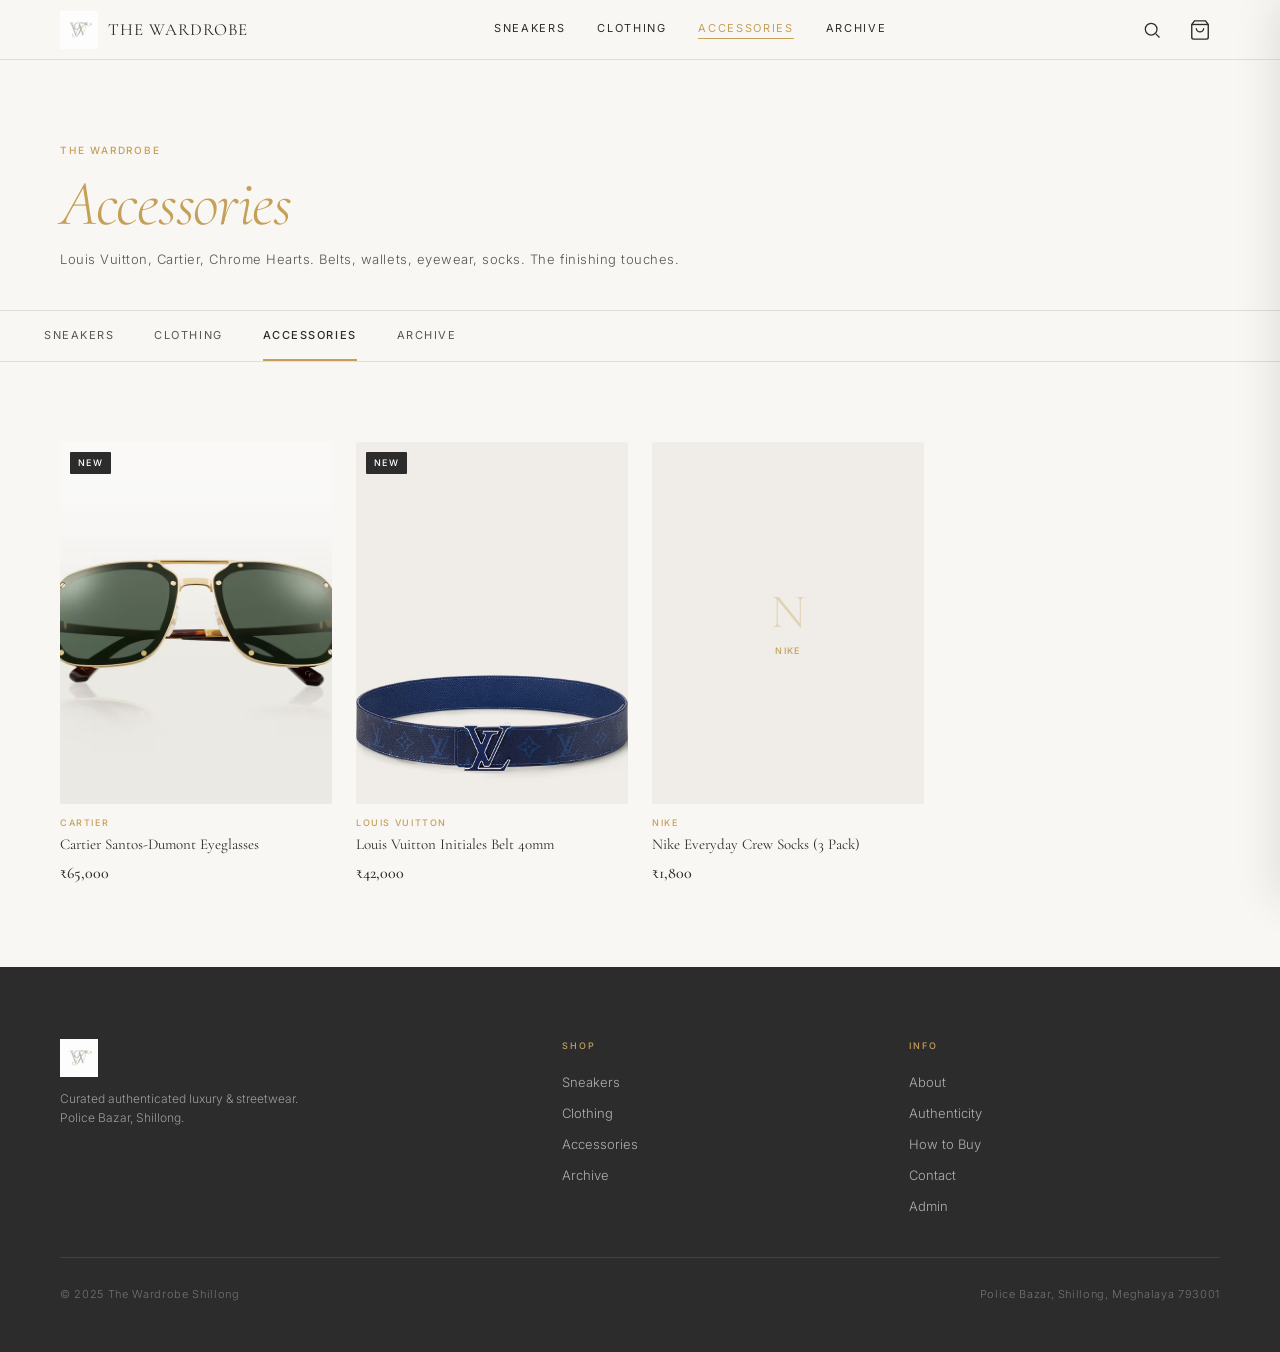
<file: design reference/x/accessories.html>
<!DOCTYPE html>
<html lang="en">
<head>
  <meta charset="UTF-8">
  <meta name="viewport" content="width=device-width, initial-scale=1.0">
  <title>Accessories — The Wardrobe Shillong</title>
  <link rel="stylesheet" href="css/style.css">
</head>
<body>
<nav class="nav" id="main-nav">
  <a href="index.html" class="nav-logo">
    <div class="nav-monogram"></div><div class="nav-wordmark">The Wardrobe</div>
  </a>
  <div class="nav-links-desktop">
    <a href="sneakers.html">Sneakers</a>
    <a href="clothing.html">Clothing</a>
    <a href="accessories.html" class="active">Accessories</a>
    <a href="archive.html">Archive</a>
  </div>
  <div class="nav-actions">
    <button class="nav-search-btn" id="nav-search-btn" aria-label="Search">
      <svg viewBox="0 0 24 24" fill="none" stroke="currentColor" stroke-width="1.5"><circle cx="11" cy="11" r="7"/><line x1="21" y1="21" x2="16.65" y2="16.65"/></svg>
    </button>
    <button class="nav-cart-btn" aria-label="Open bag">
      <svg viewBox="0 0 24 24" fill="none" stroke="currentColor" stroke-width="1.5"><path d="M6 2L3 6v14a2 2 0 002 2h14a2 2 0 002-2V6l-3-4z"/><line x1="3" y1="6" x2="21" y2="6"/><path d="M16 10a4 4 0 01-8 0"/></svg>
      <span class="cart-count" id="cart-count"></span>
    </button>
    <button class="nav-menu-btn" id="menu-btn"><span></span><span></span><span></span></button>
  </div>
</nav>
<div class="nav-drawer" id="nav-drawer">
  <nav class="nav-drawer-links">
    <a href="sneakers.html">Sneakers <svg viewBox="0 0 24 24" fill="none" stroke="currentColor" stroke-width="1.5"><path d="M5 12h14M12 5l7 7-7 7"/></svg></a>
    <a href="clothing.html">Clothing <svg viewBox="0 0 24 24" fill="none" stroke="currentColor" stroke-width="1.5"><path d="M5 12h14M12 5l7 7-7 7"/></svg></a>
    <a href="accessories.html">Accessories <svg viewBox="0 0 24 24" fill="none" stroke="currentColor" stroke-width="1.5"><path d="M5 12h14M12 5l7 7-7 7"/></svg></a>
    <a href="archive.html">Archive <svg viewBox="0 0 24 24" fill="none" stroke="currentColor" stroke-width="1.5"><path d="M5 12h14M12 5l7 7-7 7"/></svg></a>
    <a href="about.html">About <svg viewBox="0 0 24 24" fill="none" stroke="currentColor" stroke-width="1.5"><path d="M5 12h14M12 5l7 7-7 7"/></svg></a>
    <a href="authenticity.html">Authenticity <svg viewBox="0 0 24 24" fill="none" stroke="currentColor" stroke-width="1.5"><path d="M5 12h14M12 5l7 7-7 7"/></svg></a>
    <a href="how-to-buy.html">How to Buy <svg viewBox="0 0 24 24" fill="none" stroke="currentColor" stroke-width="1.5"><path d="M5 12h14M12 5l7 7-7 7"/></svg></a>
    <a href="contact.html">Contact <svg viewBox="0 0 24 24" fill="none" stroke="currentColor" stroke-width="1.5"><path d="M5 12h14M12 5l7 7-7 7"/></svg></a>
  </nav>
</div>
<main>
  <div class="category-hero">
    <p style="font-size:10px;letter-spacing:0.18em;text-transform:uppercase;color:var(--gold);font-weight:500;margin-bottom:12px;">The Wardrobe</p>
    <h1 style="font-family:var(--serif);font-size:clamp(36px,9vw,64px);font-weight:300;letter-spacing:-0.02em;line-height:1.05;"><em style="font-style:italic;color:var(--gold);">Accessories</em></h1>
    <p style="font-size:13px;color:var(--charcoal-mid);margin-top:12px;letter-spacing:0.04em;">Louis Vuitton, Cartier, Chrome Hearts. Belts, wallets, eyewear, socks. The finishing touches.</p>
  </div>
  <div class="category-strip">
    <a href="sneakers.html">Sneakers</a>
    <a href="clothing.html">Clothing</a>
    <a href="accessories.html" class="active">Accessories</a>
    <a href="archive.html">Archive</a>
  </div>
  <section class="section">
    <div class="product-grid" id="product-grid" data-category="accessories">
      <div style="grid-column:1/-1;padding:60px 0;text-align:center;color:var(--charcoal-mid);font-size:13px;">Loading…</div>
    </div>
  </section>
</main>
<footer class="footer">
  <div class="footer-top">
    <div class="footer-brand"><div class="nav-monogram"></div><p style="margin-top:12px;">Curated authenticated luxury &amp; streetwear. Police Bazar, Shillong.</p></div>
    <div class="footer-nav"><h4>Shop</h4><a href="sneakers.html">Sneakers</a><a href="clothing.html">Clothing</a><a href="accessories.html">Accessories</a><a href="archive.html">Archive</a></div>
    <div class="footer-nav"><h4>Info</h4><a href="about.html">About</a><a href="authenticity.html">Authenticity</a><a href="how-to-buy.html">How to Buy</a><a href="contact.html">Contact</a><a href="admin.html">Admin</a></div>
  </div>
  <div class="footer-bottom"><span>© 2025 The Wardrobe Shillong</span><span>Police Bazar, Shillong, Meghalaya 793001</span></div>
</footer>
<!-- ── SEARCH OVERLAY ── -->
<div class="search-overlay" id="search-overlay">
  <div class="search-header">
    <div class="search-input-wrap">
      <svg viewBox="0 0 24 24" fill="none" stroke="currentColor" stroke-width="1.5"><circle cx="11" cy="11" r="7"/><line x1="21" y1="21" x2="16.65" y2="16.65"/></svg>
      <input type="text" id="search-input" class="search-input" placeholder="Search brands, styles…" autocomplete="off">
    </div>
    <button class="search-close" id="search-close" aria-label="Close">
      <svg viewBox="0 0 24 24" fill="none" stroke="currentColor" stroke-width="1.5"><line x1="18" y1="6" x2="6" y2="18"/><line x1="6" y1="6" x2="18" y2="18"/></svg>
    </button>
  </div>
  <div class="search-results" id="search-results">
    <div class="search-empty-state">
      <div class="label">Discover</div>
      <h3>What are you looking for?</h3>
      <div class="search-suggestions">
        <button onclick="document.getElementById('search-input').value='Jordan';doSearch()">Jordan</button>
        <button onclick="document.getElementById('search-input').value='Chrome Hearts';doSearch()">Chrome Hearts</button>
        <button onclick="document.getElementById('search-input').value='Louis Vuitton';doSearch()">Louis Vuitton</button>
        <button onclick="document.getElementById('search-input').value='Cartier';doSearch()">Cartier</button>
      </div>
    </div>
  </div>
</div>
<div class="cart-overlay" id="cart-overlay"></div>
<div class="cart-drawer" id="cart-drawer">
  <div class="cart-drawer-header"><h2>Your Bag</h2><button class="cart-close-btn" id="cart-close-btn"><svg viewBox="0 0 24 24" fill="none" stroke="currentColor" stroke-width="1.5"><line x1="18" y1="6" x2="6" y2="18"/><line x1="6" y1="6" x2="18" y2="18"/></svg></button></div>
  <div class="cart-items" id="cart-items"></div>
  <div class="cart-footer" id="cart-footer" style="display:none;">
    <div class="cart-total-row grand"><span>Total</span><span class="val cart-total-amount">₹0</span></div>
    <div class="cart-footer-btns">
      <button class="btn btn-whatsapp" id="btn-whatsapp-checkout"><svg viewBox="0 0 24 24" fill="currentColor" style="width:18px;height:18px;flex-shrink:0;"><path d="M17.472 14.382c-.297-.149-1.758-.867-2.03-.967-.273-.099-.471-.148-.67.15-.197.297-.767.966-.94 1.164-.173.199-.347.223-.644.075-.297-.15-1.255-.463-2.39-1.475-.883-.788-1.48-1.761-1.653-2.059-.173-.297-.018-.458.13-.606.134-.133.298-.347.446-.52.149-.174.198-.298.298-.497.099-.198.05-.371-.025-.52-.075-.149-.669-1.612-.916-2.207-.242-.579-.487-.5-.669-.51-.173-.008-.371-.01-.57-.01-.198 0-.52.074-.792.372-.272.297-1.04 1.016-1.04 2.479 0 1.462 1.065 2.875 1.213 3.074.149.198 2.096 3.2 5.077 4.487.709.306 1.262.489 1.694.625.712.227 1.36.195 1.871.118.571-.085 1.758-.719 2.006-1.413.248-.694.248-1.289.173-1.413-.074-.124-.272-.198-.57-.347m-5.421 7.403h-.004a9.87 9.87 0 01-5.031-1.378l-.361-.214-3.741.982.998-3.648-.235-.374a9.86 9.86 0 01-1.51-5.26c.001-5.45 4.436-9.884 9.888-9.884 2.64 0 5.122 1.03 6.988 2.898a9.825 9.825 0 012.893 6.994c-.003 5.45-4.437 9.884-9.885 9.884m8.413-18.297A11.815 11.815 0 0012.05 0C5.495 0 .16 5.335.157 11.892c0 2.096.547 4.142 1.588 5.945L.057 24l6.305-1.654a11.882 11.882 0 005.683 1.448h.005c6.554 0 11.89-5.335 11.893-11.893a11.821 11.821 0 00-3.48-8.413z"/></svg>Complete via WhatsApp</button>
      <button class="btn btn-outline" id="btn-reserve">Reserve for 24 Hours</button>
    </div>
  </div>
</div>
<script src="js/products.js?v=2"></script>
<script src="js/cart.js?v=2"></script>
<script src="js/main.js?v=2"></script>
</body>
</html>
</file>
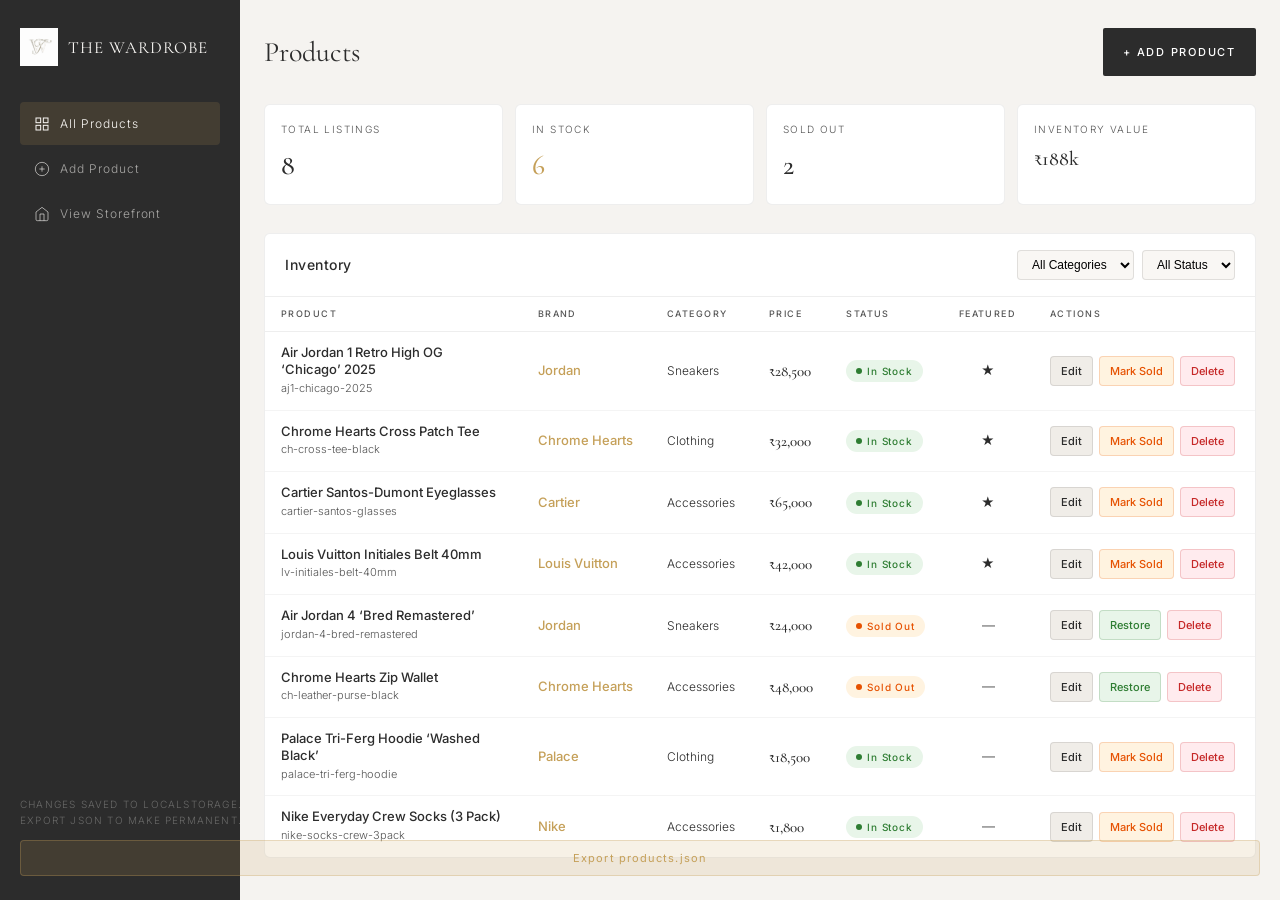
<file: design reference/x/admin.html>
<!DOCTYPE html>
<html lang="en">
<head>
  <meta charset="UTF-8">
  <meta name="viewport" content="width=device-width, initial-scale=1.0">
  <title>Admin — The Wardrobe Shillong</title>
  <link rel="stylesheet" href="css/style.css">
</head>
<body>

<div class="admin-layout">

  <!-- SIDEBAR -->
  <aside class="admin-sidebar">
    <div class="logo">
      <a href="index.html" class="nav-logo" style="text-decoration:none;">
        <div class="nav-monogram">W</div>
        <div class="nav-wordmark" style="color:var(--cream);">
          The Wardrobe
          <span style="color:rgba(249,247,244,0.5);">Admin</span>
        </div>
      </a>
    </div>
    <nav>
      <a href="#" class="active" id="nav-products" onclick="showSection('products',this)">
        <svg viewBox="0 0 24 24" fill="none" stroke="currentColor" stroke-width="1.5"><rect x="3" y="3" width="7" height="7"/><rect x="14" y="3" width="7" height="7"/><rect x="3" y="14" width="7" height="7"/><rect x="14" y="14" width="7" height="7"/></svg>
        All Products
      </a>
      <a href="#" id="nav-add" onclick="showSection('add',this)">
        <svg viewBox="0 0 24 24" fill="none" stroke="currentColor" stroke-width="1.5"><circle cx="12" cy="12" r="10"/><line x1="12" y1="8" x2="12" y2="16"/><line x1="8" y1="12" x2="16" y2="12"/></svg>
        Add Product
      </a>
      <a href="index.html">
        <svg viewBox="0 0 24 24" fill="none" stroke="currentColor" stroke-width="1.5"><path d="M3 9l9-7 9 7v11a2 2 0 01-2 2H5a2 2 0 01-2-2z"/><polyline points="9 22 9 12 15 12 15 22"/></svg>
        View Storefront
      </a>
    </nav>
    <div style="position:absolute;bottom:24px;left:20px;right:20px;">
      <div style="font-size:10px;letter-spacing:0.12em;color:rgba(249,247,244,0.3);text-transform:uppercase;">
        Changes saved to localStorage.<br>
        Export JSON to make permanent.
      </div>
      <button onclick="exportJSON()" style="margin-top:12px;width:100%;padding:10px;background:rgba(197,160,89,0.15);color:var(--gold);border:1px solid rgba(197,160,89,0.3);border-radius:4px;font-size:11px;letter-spacing:0.1em;cursor:pointer;font-family:var(--sans);">Export products.json</button>
    </div>
  </aside>

  <!-- MAIN -->
  <div class="admin-main">

    <!-- PRODUCTS SECTION -->
    <div id="section-products">
      <div class="admin-header">
        <h1>Products</h1>
        <button class="btn btn-primary" onclick="showSection('add', document.getElementById('nav-add'))" style="padding:10px 20px;font-size:11px;">+ Add Product</button>
      </div>

      <!-- Stats -->
      <div class="admin-stats" id="admin-stats">
        <!-- Rendered by JS -->
      </div>

      <!-- Table -->
      <div class="admin-table-wrap">
        <div class="admin-table-header">
          <h2>Inventory</h2>
          <div style="display:flex;gap:8px;align-items:center;">
            <select id="filter-category" onchange="renderTable()" style="padding:6px 10px;border:1px solid var(--border);border-radius:4px;font-size:12px;background:var(--cream);cursor:pointer;">
              <option value="">All Categories</option>
              <option value="sneakers">Sneakers</option>
              <option value="clothing">Clothing</option>
              <option value="accessories">Accessories</option>
            </select>
            <select id="filter-status" onchange="renderTable()" style="padding:6px 10px;border:1px solid var(--border);border-radius:4px;font-size:12px;background:var(--cream);cursor:pointer;">
              <option value="">All Status</option>
              <option value="in-stock">In Stock</option>
              <option value="sold-out">Sold Out</option>
            </select>
          </div>
        </div>
        <div style="overflow-x:auto;">
          <table class="admin-table" id="admin-table">
            <thead>
              <tr>
                <th>Product</th>
                <th>Brand</th>
                <th>Category</th>
                <th>Price</th>
                <th>Status</th>
                <th>Featured</th>
                <th>Actions</th>
              </tr>
            </thead>
            <tbody id="admin-tbody">
              <tr><td colspan="7" style="text-align:center;padding:40px;color:var(--charcoal-mid);">Loading…</td></tr>
            </tbody>
          </table>
        </div>
      </div>
    </div>

    <!-- ADD/EDIT SECTION -->
    <div id="section-add" style="display:none;">
      <div class="admin-header">
        <h1 id="form-title">Add Product</h1>
        <button onclick="showSection('products', document.getElementById('nav-products'))" class="btn btn-outline" style="padding:10px 20px;font-size:11px;">← Back</button>
      </div>

      <div style="background:var(--white);border-radius:6px;border:1px solid rgba(44,44,44,0.08);padding:28px 24px;max-width:700px;">
        <form id="product-form" onsubmit="saveProduct(event)">
          <input type="hidden" id="form-id">

          <div class="form-row-2">
            <div class="form-row">
              <label>Brand *</label>
              <select id="f-brand" required>
                <option value="">Select brand</option>
                <option>Jordan</option>
                <option>Nike</option>
                <option>Chrome Hearts</option>
                <option>Louis Vuitton</option>
                <option>Cartier</option>
                <option>Palace</option>
                <option>Other</option>
              </select>
            </div>
            <div class="form-row">
              <label>Category *</label>
              <select id="f-category" required>
                <option value="">Select category</option>
                <option value="sneakers">Sneakers</option>
                <option value="clothing">Clothing</option>
                <option value="accessories">Accessories</option>
              </select>
            </div>
          </div>

          <div class="form-row">
            <label>Product Name *</label>
            <input type="text" id="f-name" placeholder="e.g. Air Jordan 1 Retro High OG 'Chicago'" required>
          </div>

          <div class="form-row-2">
            <div class="form-row">
              <label>Price (₹) *</label>
              <input type="number" id="f-price" placeholder="28500" min="0" required>
            </div>
            <div class="form-row">
              <label>Status</label>
              <select id="f-status">
                <option value="in-stock">In Stock</option>
                <option value="sold-out">Sold Out</option>
              </select>
            </div>
          </div>

          <div class="form-row">
            <label>Sizes (comma-separated, leave blank if N/A)</label>
            <input type="text" id="f-sizes" placeholder="UK 7, UK 8, UK 9, UK 10">
          </div>

          <div class="form-row">
            <label>Provenance / Source</label>
            <input type="text" id="f-provenance" placeholder="Sourced from Nike SNKRS, USA">
          </div>

          <div class="form-row">
            <label>Description</label>
            <textarea id="f-description" rows="4" placeholder="Describe the piece — condition, inclusions, story…"></textarea>
          </div>

          <div class="form-row">
            <label style="display:flex;align-items:center;gap:8px;text-transform:none;letter-spacing:0;font-size:13px;cursor:pointer;">
              <input type="checkbox" id="f-featured" style="width:auto;">
              Show on homepage (Featured / New Arrival)
            </label>
          </div>

          <div style="display:flex;gap:10px;margin-top:8px;">
            <button type="submit" class="btn btn-primary" style="padding:14px 28px;font-size:11px;">Save Product</button>
            <button type="button" onclick="resetForm()" class="btn btn-outline" style="padding:14px 20px;font-size:11px;">Reset</button>
          </div>
        </form>
      </div>
    </div>

  </div><!-- /admin-main -->
</div>

<!-- CONFIRM MODAL -->
<div class="modal-overlay" id="confirm-modal">
  <div class="modal" style="max-width:400px;">
    <div class="modal-header">
      <h3 id="confirm-title">Confirm</h3>
      <button class="cart-close-btn" onclick="closeConfirm()">
        <svg viewBox="0 0 24 24" fill="none" stroke="currentColor" stroke-width="1.5"><line x1="18" y1="6" x2="6" y2="18"/><line x1="6" y1="6" x2="18" y2="18"/></svg>
      </button>
    </div>
    <div class="modal-body">
      <p id="confirm-msg" style="font-size:14px;color:var(--charcoal-mid);line-height:1.6;"></p>
    </div>
    <div class="modal-footer">
      <button class="btn btn-outline" onclick="closeConfirm()" style="padding:10px 20px;font-size:11px;">Cancel</button>
      <button class="btn btn-primary" id="confirm-ok" style="padding:10px 20px;font-size:11px;">Confirm</button>
    </div>
  </div>
</div>

<script src="js/products.js"></script>
<script>
  let editingId = null;

  // ── INIT ──
  document.addEventListener('DOMContentLoaded', async () => {
    await loadProducts();
    loadProductsWithOverride();
    renderStats();
    renderTable();
  });

  // ── SECTION TOGGLE ──
  function showSection(name, linkEl) {
    document.getElementById('section-products').style.display = name === 'products' ? '' : 'none';
    document.getElementById('section-add').style.display     = name === 'add'      ? '' : 'none';
    document.querySelectorAll('.admin-sidebar nav a').forEach(a => a.classList.remove('active'));
    if (linkEl) linkEl.classList.add('active');
    if (name === 'products') { editingId = null; renderTable(); }
    return false;
  }

  // ── STATS ──
  function renderStats() {
    const all    = PRODUCTS.length;
    const stock  = PRODUCTS.filter(p => p.status === 'in-stock').length;
    const sold   = PRODUCTS.filter(p => p.status === 'sold-out').length;
    const total  = PRODUCTS.filter(p => p.status === 'in-stock').reduce((s, p) => s + p.price, 0);
    document.getElementById('admin-stats').innerHTML = `
      <div class="admin-stat-card"><div class="label">Total Listings</div><div class="value">${all}</div></div>
      <div class="admin-stat-card"><div class="label">In Stock</div><div class="value gold">${stock}</div></div>
      <div class="admin-stat-card"><div class="label">Sold Out</div><div class="value">${sold}</div></div>
      <div class="admin-stat-card"><div class="label">Inventory Value</div><div class="value" style="font-size:20px;">₹${(total/1000).toFixed(0)}k</div></div>
    `;
  }

  // ── TABLE ──
  function renderTable() {
    const catFilter    = document.getElementById('filter-category')?.value || '';
    const statusFilter = document.getElementById('filter-status')?.value   || '';
    let products = [...PRODUCTS];
    if (catFilter)    products = products.filter(p => p.category === catFilter);
    if (statusFilter) products = products.filter(p => p.status   === statusFilter);

    const tbody = document.getElementById('admin-tbody');
    if (!products.length) {
      tbody.innerHTML = `<tr><td colspan="7" style="text-align:center;padding:40px;color:var(--charcoal-mid);font-size:13px;">No products found.</td></tr>`;
      return;
    }
    tbody.innerHTML = products.map(p => `
      <tr>
        <td>
          <div style="font-weight:500;font-size:13px;max-width:220px;line-height:1.3;">${p.name}</div>
          <div style="font-size:11px;color:var(--charcoal-mid);margin-top:2px;">${p.id}</div>
        </td>
        <td style="font-size:13px;color:var(--gold);font-weight:500;">${p.brand}</td>
        <td style="font-size:12px;text-transform:capitalize;">${p.category}</td>
        <td style="font-family:var(--serif);font-size:15px;font-weight:500;">₹${p.price.toLocaleString('en-IN')}</td>
        <td><span class="status-pill ${p.status}">${p.status === 'in-stock' ? 'In Stock' : 'Sold Out'}</span></td>
        <td style="text-align:center;font-size:13px;">${p.featured ? '★' : '—'}</td>
        <td>
          <div class="admin-actions">
            <button class="admin-action-btn btn-edit" onclick="editProduct('${p.id}')">Edit</button>
            <button class="admin-action-btn btn-toggle-stock ${p.status === 'sold-out' ? 'is-sold' : ''}" onclick="toggleStock('${p.id}')">
              ${p.status === 'in-stock' ? 'Mark Sold' : 'Restore'}
            </button>
            <button class="admin-action-btn btn-delete" onclick="confirmDelete('${p.id}')">Delete</button>
          </div>
        </td>
      </tr>
    `).join('');
  }

  // ── EDIT ──
  function editProduct(id) {
    const p = PRODUCTS.find(x => x.id === id);
    if (!p) return;
    editingId = id;
    document.getElementById('form-title').textContent = 'Edit Product';
    document.getElementById('form-id').value          = p.id;
    document.getElementById('f-brand').value          = p.brand;
    document.getElementById('f-category').value       = p.category;
    document.getElementById('f-name').value           = p.name;
    document.getElementById('f-price').value          = p.price;
    document.getElementById('f-status').value         = p.status;
    document.getElementById('f-sizes').value          = (p.sizes || []).join(', ');
    document.getElementById('f-provenance').value     = p.provenance || '';
    document.getElementById('f-description').value    = p.description || '';
    document.getElementById('f-featured').checked     = !!p.featured;
    showSection('add', document.getElementById('nav-add'));
  }

  // ── SAVE ──
  function saveProduct(e) {
    e.preventDefault();
    const sizesRaw = document.getElementById('f-sizes').value.trim();
    const sizes    = sizesRaw ? sizesRaw.split(',').map(s => s.trim()).filter(Boolean) : [];
    const name     = document.getElementById('f-name').value.trim();
    const brand    = document.getElementById('f-brand').value;
    const id       = editingId || slugify(brand + '-' + name);

    const product = {
      id,
      name,
      brand,
      category:    document.getElementById('f-category').value,
      price:       parseInt(document.getElementById('f-price').value, 10),
      sizes,
      status:      document.getElementById('f-status').value,
      provenance:  document.getElementById('f-provenance').value.trim(),
      description: document.getElementById('f-description').value.trim(),
      images:      [],
      featured:    document.getElementById('f-featured').checked,
      dateAdded:   new Date().toISOString().split('T')[0],
      tags:        []
    };

    if (editingId) {
      const idx = PRODUCTS.findIndex(p => p.id === editingId);
      if (idx >= 0) PRODUCTS[idx] = { ...PRODUCTS[idx], ...product };
    } else {
      PRODUCTS.unshift(product);
    }

    saveProducts();
    renderStats();
    showToast(editingId ? 'Product updated.' : 'Product added.', 'gold');
    editingId = null;
    resetForm();
    showSection('products', document.getElementById('nav-products'));
  }

  function resetForm() {
    document.getElementById('product-form').reset();
    document.getElementById('form-id').value = '';
    editingId = null;
    document.getElementById('form-title').textContent = 'Add Product';
  }

  // ── TOGGLE STOCK ──
  function toggleStock(id) {
    const p = PRODUCTS.find(x => x.id === id);
    if (!p) return;
    p.status = p.status === 'in-stock' ? 'sold-out' : 'in-stock';
    saveProducts();
    renderStats();
    renderTable();
    showToast(p.status === 'sold-out' ? 'Marked as sold out → moved to Archive.' : 'Restored to stock.', 'gold');
  }

  // ── DELETE ──
  let pendingDeleteId = null;
  function confirmDelete(id) {
    const p = PRODUCTS.find(x => x.id === id);
    if (!p) return;
    pendingDeleteId = id;
    document.getElementById('confirm-title').textContent = 'Delete Product';
    document.getElementById('confirm-msg').textContent   = `Are you sure you want to delete "${p.name}"? This cannot be undone.`;
    document.getElementById('confirm-ok').onclick = () => {
      PRODUCTS = PRODUCTS.filter(x => x.id !== pendingDeleteId);
      saveProducts();
      renderStats();
      renderTable();
      closeConfirm();
      showToast('Product deleted.');
    };
    document.getElementById('confirm-modal').classList.add('open');
  }
  function closeConfirm() {
    document.getElementById('confirm-modal').classList.remove('open');
    pendingDeleteId = null;
  }

  // ── EXPORT ──
  function exportJSON() {
    const blob = new Blob([JSON.stringify(PRODUCTS, null, 2)], { type: 'application/json' });
    const url  = URL.createObjectURL(blob);
    const a    = document.createElement('a');
    a.href     = url;
    a.download = 'products.json';
    a.click();
    URL.revokeObjectURL(url);
    showToast('products.json downloaded. Replace js/products.json to make permanent.', 'gold');
  }

  // ── UTILS ──
  function slugify(str) {
    return str.toLowerCase().replace(/[^a-z0-9]+/g, '-').replace(/(^-|-$)/g, '') + '-' + Date.now().toString(36);
  }

  function showToast(msg, type = '') {
    let toast = document.getElementById('toast');
    if (!toast) { toast = document.createElement('div'); toast.id = 'toast'; toast.className = 'toast'; document.body.appendChild(toast); }
    toast.textContent = msg;
    toast.className   = 'toast' + (type ? ' ' + type : '');
    setTimeout(() => toast.classList.add('show'), 10);
    clearTimeout(toast._t);
    toast._t = setTimeout(() => toast.classList.remove('show'), 3200);
  }

  function saveProducts() {
    localStorage.setItem('tw_products_override', JSON.stringify(PRODUCTS));
  }
</script>

</body>
</html>
</file>
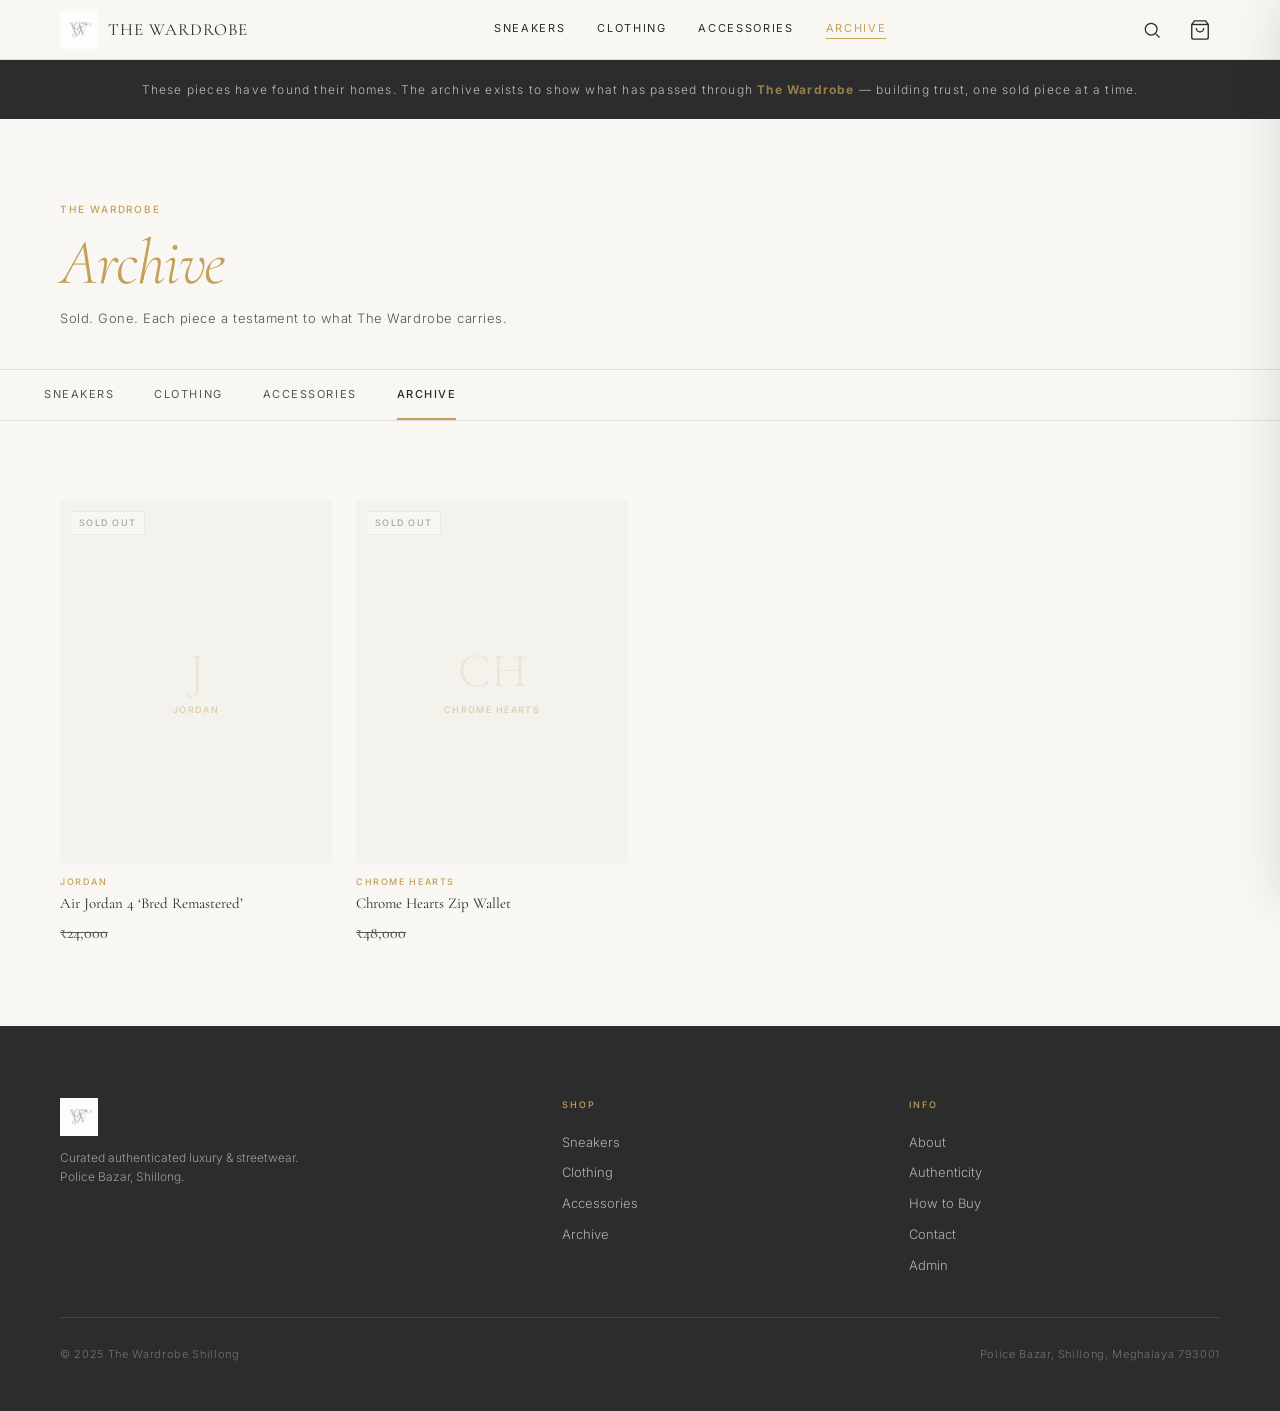
<file: design reference/x/archive.html>
<!DOCTYPE html>
<html lang="en">
<head>
  <meta charset="UTF-8">
  <meta name="viewport" content="width=device-width, initial-scale=1.0">
  <title>Archive — The Wardrobe Shillong</title>
  <link rel="stylesheet" href="css/style.css">
</head>
<body>
<nav class="nav" id="main-nav">
  <a href="index.html" class="nav-logo">
    <div class="nav-monogram"></div><div class="nav-wordmark">The Wardrobe</div>
  </a>
  <div class="nav-links-desktop">
    <a href="sneakers.html">Sneakers</a>
    <a href="clothing.html">Clothing</a>
    <a href="accessories.html">Accessories</a>
    <a href="archive.html" class="active">Archive</a>
  </div>
  <div class="nav-actions">
    <button class="nav-search-btn" id="nav-search-btn" aria-label="Search">
      <svg viewBox="0 0 24 24" fill="none" stroke="currentColor" stroke-width="1.5"><circle cx="11" cy="11" r="7"/><line x1="21" y1="21" x2="16.65" y2="16.65"/></svg>
    </button>
    <button class="nav-cart-btn" aria-label="Open bag">
      <svg viewBox="0 0 24 24" fill="none" stroke="currentColor" stroke-width="1.5"><path d="M6 2L3 6v14a2 2 0 002 2h14a2 2 0 002-2V6l-3-4z"/><line x1="3" y1="6" x2="21" y2="6"/><path d="M16 10a4 4 0 01-8 0"/></svg>
      <span class="cart-count" id="cart-count"></span>
    </button>
    <button class="nav-menu-btn" id="menu-btn"><span></span><span></span><span></span></button>
  </div>
</nav>
<div class="nav-drawer" id="nav-drawer">
  <nav class="nav-drawer-links">
    <a href="sneakers.html">Sneakers <svg viewBox="0 0 24 24" fill="none" stroke="currentColor" stroke-width="1.5"><path d="M5 12h14M12 5l7 7-7 7"/></svg></a>
    <a href="clothing.html">Clothing <svg viewBox="0 0 24 24" fill="none" stroke="currentColor" stroke-width="1.5"><path d="M5 12h14M12 5l7 7-7 7"/></svg></a>
    <a href="accessories.html">Accessories <svg viewBox="0 0 24 24" fill="none" stroke="currentColor" stroke-width="1.5"><path d="M5 12h14M12 5l7 7-7 7"/></svg></a>
    <a href="archive.html">Archive <svg viewBox="0 0 24 24" fill="none" stroke="currentColor" stroke-width="1.5"><path d="M5 12h14M12 5l7 7-7 7"/></svg></a>
    <a href="about.html">About <svg viewBox="0 0 24 24" fill="none" stroke="currentColor" stroke-width="1.5"><path d="M5 12h14M12 5l7 7-7 7"/></svg></a>
    <a href="authenticity.html">Authenticity <svg viewBox="0 0 24 24" fill="none" stroke="currentColor" stroke-width="1.5"><path d="M5 12h14M12 5l7 7-7 7"/></svg></a>
    <a href="how-to-buy.html">How to Buy <svg viewBox="0 0 24 24" fill="none" stroke="currentColor" stroke-width="1.5"><path d="M5 12h14M12 5l7 7-7 7"/></svg></a>
    <a href="contact.html">Contact <svg viewBox="0 0 24 24" fill="none" stroke="currentColor" stroke-width="1.5"><path d="M5 12h14M12 5l7 7-7 7"/></svg></a>
  </nav>
</div>
<main>
  <div class="archive-banner">
    <p>These pieces have found their homes. The archive exists to show what has passed through <strong>The Wardrobe</strong> — building trust, one sold piece at a time.</p>
  </div>
  <div class="category-hero">
    <p style="font-size:10px;letter-spacing:0.18em;text-transform:uppercase;color:var(--gold);font-weight:500;margin-bottom:12px;">The Wardrobe</p>
    <h1 style="font-family:var(--serif);font-size:clamp(36px,9vw,64px);font-weight:300;letter-spacing:-0.02em;line-height:1.05;"><em style="font-style:italic;color:var(--gold);">Archive</em></h1>
    <p style="font-size:13px;color:var(--charcoal-mid);margin-top:12px;letter-spacing:0.04em;">Sold. Gone. Each piece a testament to what The Wardrobe carries.</p>
  </div>
  <div class="category-strip">
    <a href="sneakers.html">Sneakers</a>
    <a href="clothing.html">Clothing</a>
    <a href="accessories.html">Accessories</a>
    <a href="archive.html" class="active">Archive</a>
  </div>
  <section class="section">
    <div class="product-grid" id="archive-grid">
      <div style="grid-column:1/-1;padding:60px 0;text-align:center;color:var(--charcoal-mid);font-size:13px;">Loading…</div>
    </div>
  </section>
</main>
<footer class="footer">
  <div class="footer-top">
    <div class="footer-brand"><div class="nav-monogram"></div><p style="margin-top:12px;">Curated authenticated luxury &amp; streetwear. Police Bazar, Shillong.</p></div>
    <div class="footer-nav"><h4>Shop</h4><a href="sneakers.html">Sneakers</a><a href="clothing.html">Clothing</a><a href="accessories.html">Accessories</a><a href="archive.html">Archive</a></div>
    <div class="footer-nav"><h4>Info</h4><a href="about.html">About</a><a href="authenticity.html">Authenticity</a><a href="how-to-buy.html">How to Buy</a><a href="contact.html">Contact</a><a href="admin.html">Admin</a></div>
  </div>
  <div class="footer-bottom"><span>© 2025 The Wardrobe Shillong</span><span>Police Bazar, Shillong, Meghalaya 793001</span></div>
</footer>
<!-- ── SEARCH OVERLAY ── -->
<div class="search-overlay" id="search-overlay">
  <div class="search-header">
    <div class="search-input-wrap">
      <svg viewBox="0 0 24 24" fill="none" stroke="currentColor" stroke-width="1.5"><circle cx="11" cy="11" r="7"/><line x1="21" y1="21" x2="16.65" y2="16.65"/></svg>
      <input type="text" id="search-input" class="search-input" placeholder="Search brands, styles…" autocomplete="off">
    </div>
    <button class="search-close" id="search-close" aria-label="Close">
      <svg viewBox="0 0 24 24" fill="none" stroke="currentColor" stroke-width="1.5"><line x1="18" y1="6" x2="6" y2="18"/><line x1="6" y1="6" x2="18" y2="18"/></svg>
    </button>
  </div>
  <div class="search-results" id="search-results">
    <div class="search-empty-state">
      <div class="label">Discover</div>
      <h3>What are you looking for?</h3>
      <div class="search-suggestions">
        <button onclick="document.getElementById('search-input').value='Jordan';doSearch()">Jordan</button>
        <button onclick="document.getElementById('search-input').value='Chrome Hearts';doSearch()">Chrome Hearts</button>
        <button onclick="document.getElementById('search-input').value='Louis Vuitton';doSearch()">Louis Vuitton</button>
        <button onclick="document.getElementById('search-input').value='Cartier';doSearch()">Cartier</button>
      </div>
    </div>
  </div>
</div>
<div class="cart-overlay" id="cart-overlay"></div>
<div class="cart-drawer" id="cart-drawer">
  <div class="cart-drawer-header"><h2>Your Bag</h2><button class="cart-close-btn" id="cart-close-btn"><svg viewBox="0 0 24 24" fill="none" stroke="currentColor" stroke-width="1.5"><line x1="18" y1="6" x2="6" y2="18"/><line x1="6" y1="6" x2="18" y2="18"/></svg></button></div>
  <div class="cart-items" id="cart-items"></div>
  <div class="cart-footer" id="cart-footer" style="display:none;">
    <div class="cart-total-row grand"><span>Total</span><span class="val cart-total-amount">₹0</span></div>
    <div class="cart-footer-btns">
      <button class="btn btn-whatsapp" id="btn-whatsapp-checkout"><svg viewBox="0 0 24 24" fill="currentColor" style="width:18px;height:18px;flex-shrink:0;"><path d="M17.472 14.382c-.297-.149-1.758-.867-2.03-.967-.273-.099-.471-.148-.67.15-.197.297-.767.966-.94 1.164-.173.199-.347.223-.644.075-.297-.15-1.255-.463-2.39-1.475-.883-.788-1.48-1.761-1.653-2.059-.173-.297-.018-.458.13-.606.134-.133.298-.347.446-.52.149-.174.198-.298.298-.497.099-.198.05-.371-.025-.52-.075-.149-.669-1.612-.916-2.207-.242-.579-.487-.5-.669-.51-.173-.008-.371-.01-.57-.01-.198 0-.52.074-.792.372-.272.297-1.04 1.016-1.04 2.479 0 1.462 1.065 2.875 1.213 3.074.149.198 2.096 3.2 5.077 4.487.709.306 1.262.489 1.694.625.712.227 1.36.195 1.871.118.571-.085 1.758-.719 2.006-1.413.248-.694.248-1.289.173-1.413-.074-.124-.272-.198-.57-.347m-5.421 7.403h-.004a9.87 9.87 0 01-5.031-1.378l-.361-.214-3.741.982.998-3.648-.235-.374a9.86 9.86 0 01-1.51-5.26c.001-5.45 4.436-9.884 9.888-9.884 2.64 0 5.122 1.03 6.988 2.898a9.825 9.825 0 012.893 6.994c-.003 5.45-4.437 9.884-9.885 9.884m8.413-18.297A11.815 11.815 0 0012.05 0C5.495 0 .16 5.335.157 11.892c0 2.096.547 4.142 1.588 5.945L.057 24l6.305-1.654a11.882 11.882 0 005.683 1.448h.005c6.554 0 11.89-5.335 11.893-11.893a11.821 11.821 0 00-3.48-8.413z"/></svg>Complete via WhatsApp</button>
      <button class="btn btn-outline" id="btn-reserve">Reserve for 24 Hours</button>
    </div>
  </div>
</div>
<script src="js/products.js?v=2"></script>
<script src="js/cart.js?v=2"></script>
<script src="js/main.js?v=2"></script>
</body>
</html>
</file>
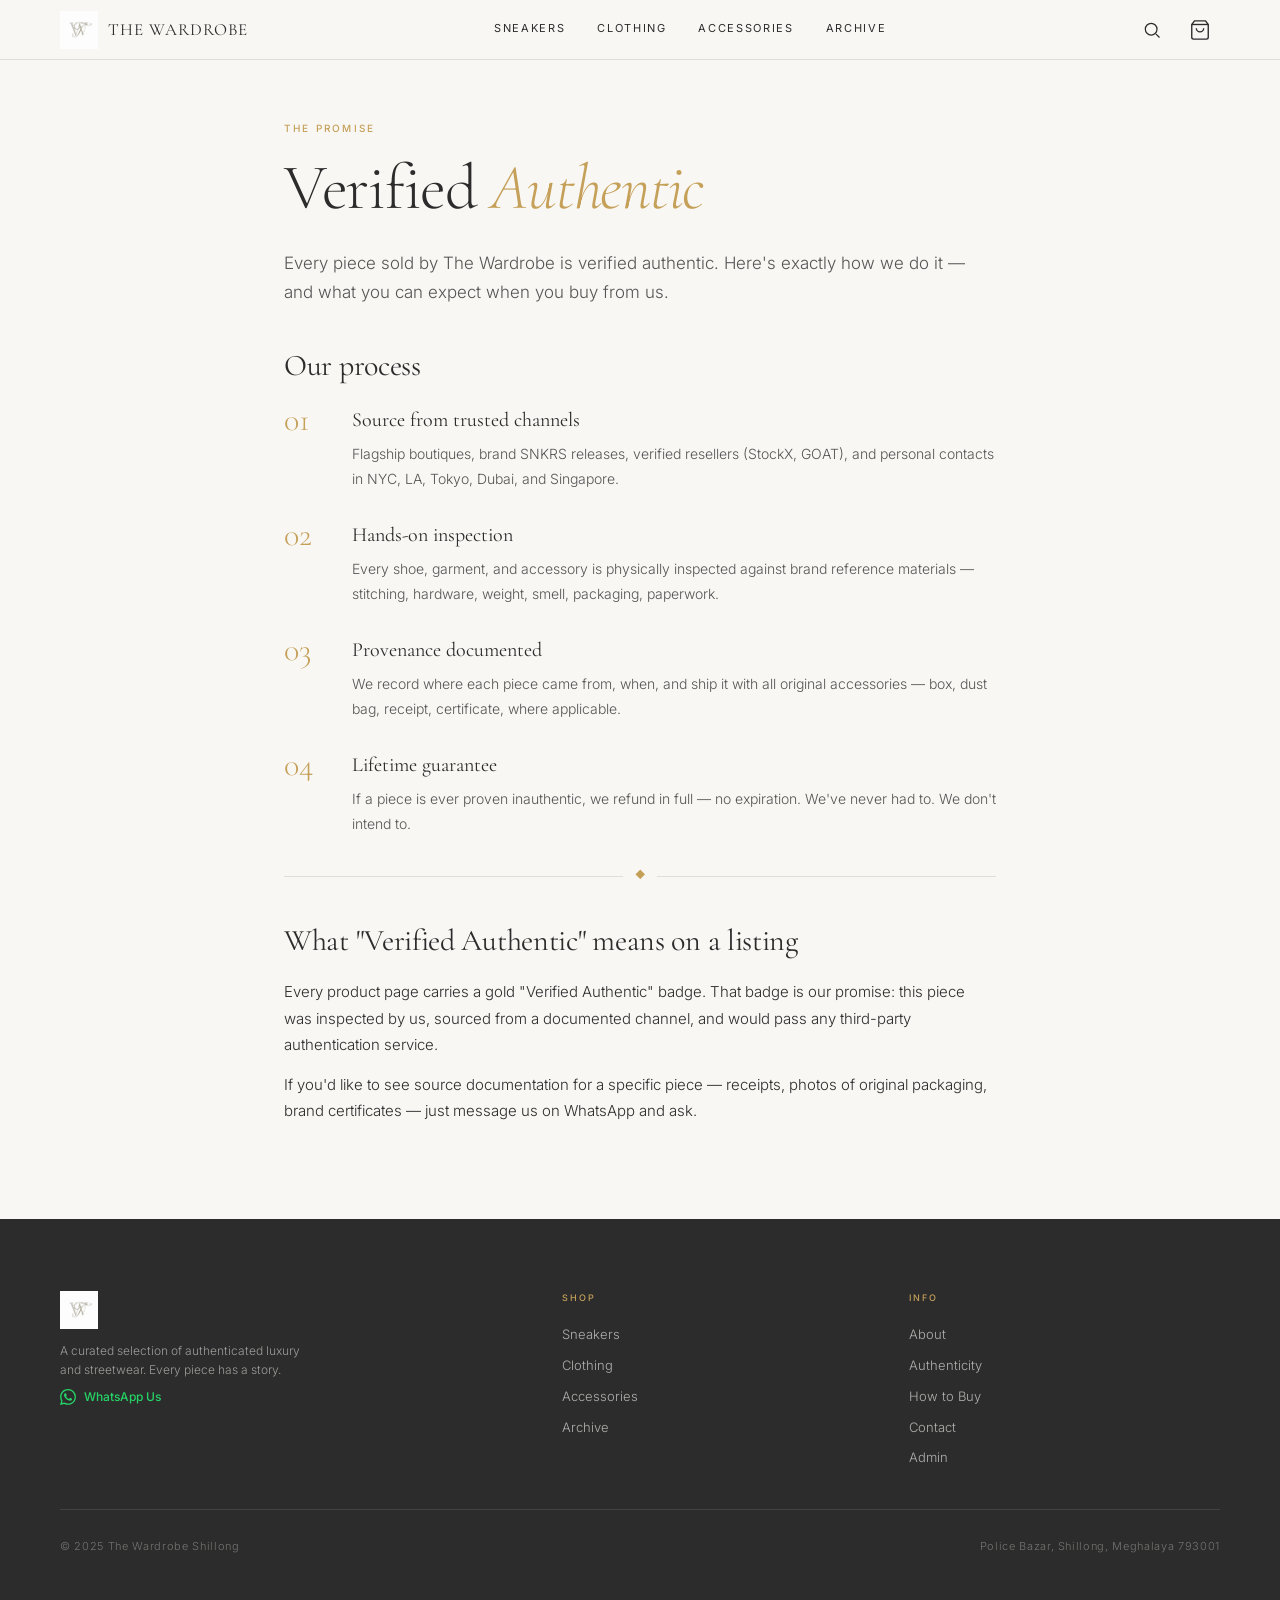
<file: design reference/x/authenticity.html>
<!DOCTYPE html>
<html lang="en">
<head>
<meta charset="UTF-8">
<meta name="viewport" content="width=device-width, initial-scale=1.0">
<title>Authenticity — The Wardrobe</title>
<link rel="stylesheet" href="css/style.css">
</head>
<body>
<nav class="nav" id="main-nav">
  <a href="index.html" class="nav-logo" aria-label="The Wardrobe Shillong">
    <div class="nav-monogram"></div><div class="nav-wordmark">The Wardrobe</div>
  </a>

  <div class="nav-links-desktop">
    <a href="sneakers.html">Sneakers</a>
    <a href="clothing.html">Clothing</a>
    <a href="accessories.html">Accessories</a>
    <a href="archive.html">Archive</a>
  </div>

  <div class="nav-actions">
    <button class="nav-search-btn" id="nav-search-btn" aria-label="Search">
      <svg viewBox="0 0 24 24" fill="none" stroke="currentColor" stroke-width="1.5"><circle cx="11" cy="11" r="7"/><line x1="21" y1="21" x2="16.65" y2="16.65"/></svg>
    </button>
    <button class="nav-cart-btn" aria-label="Open bag">
      <svg viewBox="0 0 24 24" fill="none" stroke="currentColor" stroke-width="1.5">
        <path d="M6 2L3 6v14a2 2 0 002 2h14a2 2 0 002-2V6l-3-4z"/>
        <line x1="3" y1="6" x2="21" y2="6"/>
        <path d="M16 10a4 4 0 01-8 0"/>
      </svg>
      <span class="cart-count" id="cart-count"></span>
    </button>
    <button class="nav-menu-btn" id="menu-btn" aria-label="Menu">
      <span></span><span></span><span></span>
    </button>
  </div>
</nav>
<div class="nav-drawer" id="nav-drawer">
  <nav class="nav-drawer-links">
    <a href="sneakers.html">Sneakers <svg viewBox="0 0 24 24" fill="none" stroke="currentColor" stroke-width="1.5"><path d="M5 12h14M12 5l7 7-7 7"/></svg></a>
    <a href="clothing.html">Clothing <svg viewBox="0 0 24 24" fill="none" stroke="currentColor" stroke-width="1.5"><path d="M5 12h14M12 5l7 7-7 7"/></svg></a>
    <a href="accessories.html">Accessories <svg viewBox="0 0 24 24" fill="none" stroke="currentColor" stroke-width="1.5"><path d="M5 12h14M12 5l7 7-7 7"/></svg></a>
    <a href="archive.html">Archive <svg viewBox="0 0 24 24" fill="none" stroke="currentColor" stroke-width="1.5"><path d="M5 12h14M12 5l7 7-7 7"/></svg></a>
    <a href="about.html">About <svg viewBox="0 0 24 24" fill="none" stroke="currentColor" stroke-width="1.5"><path d="M5 12h14M12 5l7 7-7 7"/></svg></a>
    <a href="authenticity.html">Authenticity <svg viewBox="0 0 24 24" fill="none" stroke="currentColor" stroke-width="1.5"><path d="M5 12h14M12 5l7 7-7 7"/></svg></a>
    <a href="how-to-buy.html">How to Buy <svg viewBox="0 0 24 24" fill="none" stroke="currentColor" stroke-width="1.5"><path d="M5 12h14M12 5l7 7-7 7"/></svg></a>
    <a href="contact.html">Contact <svg viewBox="0 0 24 24" fill="none" stroke="currentColor" stroke-width="1.5"><path d="M5 12h14M12 5l7 7-7 7"/></svg></a>
  </nav>
  <div class="nav-drawer-footer">
    <p>Police Bazar, Shillong, Meghalaya</p>
    <p style="margin-top:4px;">WhatsApp: +91 98765 43210</p>
  </div>
</div>
<main>
<div class="info-page">
<p class="eyebrow">The Promise</p>
<h1>Verified <em>Authentic</em></h1>

<p class="lead">Every piece sold by The Wardrobe is verified authentic. Here's exactly how we do it — and what you can expect when you buy from us.</p>
<h2>Our process</h2>
<div class="info-step"><div class="info-step-num">01</div><div class="info-step-content"><h3>Source from trusted channels</h3><p>Flagship boutiques, brand SNKRS releases, verified resellers (StockX, GOAT), and personal contacts in NYC, LA, Tokyo, Dubai, and Singapore.</p></div></div>
<div class="info-step"><div class="info-step-num">02</div><div class="info-step-content"><h3>Hands-on inspection</h3><p>Every shoe, garment, and accessory is physically inspected against brand reference materials — stitching, hardware, weight, smell, packaging, paperwork.</p></div></div>
<div class="info-step"><div class="info-step-num">03</div><div class="info-step-content"><h3>Provenance documented</h3><p>We record where each piece came from, when, and ship it with all original accessories — box, dust bag, receipt, certificate, where applicable.</p></div></div>
<div class="info-step"><div class="info-step-num">04</div><div class="info-step-content"><h3>Lifetime guarantee</h3><p>If a piece is ever proven inauthentic, we refund in full — no expiration. We've never had to. We don't intend to.</p></div></div>
<div class="info-divider"></div>
<h2>What "Verified Authentic" means on a listing</h2>
<p>Every product page carries a gold "Verified Authentic" badge. That badge is our promise: this piece was inspected by us, sourced from a documented channel, and would pass any third-party authentication service.</p>
<p>If you'd like to see source documentation for a specific piece — receipts, photos of original packaging, brand certificates — just message us on WhatsApp and ask.</p>

</div>
</main>
<footer class="footer">
  <div class="footer-top">
    <div class="footer-brand"><div class="nav-monogram"></div>
      <p style="margin-top:12px;">A curated selection of authenticated luxury and streetwear. Every piece has a story.</p>
      <a href="https://wa.me/919876543210" class="footer-wa" target="_blank">
        <svg viewBox="0 0 24 24" fill="currentColor"><path d="M17.472 14.382c-.297-.149-1.758-.867-2.03-.967-.273-.099-.471-.148-.67.15-.197.297-.767.966-.94 1.164-.173.199-.347.223-.644.075-.297-.15-1.255-.463-2.39-1.475-.883-.788-1.48-1.761-1.653-2.059-.173-.297-.018-.458.13-.606.134-.133.298-.347.446-.52.149-.174.198-.298.298-.497.099-.198.05-.371-.025-.52-.075-.149-.669-1.612-.916-2.207-.242-.579-.487-.5-.669-.51-.173-.008-.371-.01-.57-.01-.198 0-.52.074-.792.372-.272.297-1.04 1.016-1.04 2.479 0 1.462 1.065 2.875 1.213 3.074.149.198 2.096 3.2 5.077 4.487.709.306 1.262.489 1.694.625.712.227 1.36.195 1.871.118.571-.085 1.758-.719 2.006-1.413.248-.694.248-1.289.173-1.413-.074-.124-.272-.198-.57-.347m-5.421 7.403h-.004a9.87 9.87 0 01-5.031-1.378l-.361-.214-3.741.982.998-3.648-.235-.374a9.86 9.86 0 01-1.51-5.26c.001-5.45 4.436-9.884 9.888-9.884 2.64 0 5.122 1.03 6.988 2.898a9.825 9.825 0 012.893 6.994c-.003 5.45-4.437 9.884-9.885 9.884m8.413-18.297A11.815 11.815 0 0012.05 0C5.495 0 .16 5.335.157 11.892c0 2.096.547 4.142 1.588 5.945L.057 24l6.305-1.654a11.882 11.882 0 005.683 1.448h.005c6.554 0 11.89-5.335 11.893-11.893a11.821 11.821 0 00-3.48-8.413z"/></svg>
        WhatsApp Us
      </a>
    </div>
    <div class="footer-nav">
      <h4>Shop</h4>
      <a href="sneakers.html">Sneakers</a>
      <a href="clothing.html">Clothing</a>
      <a href="accessories.html">Accessories</a>
      <a href="archive.html">Archive</a>
    </div>
    <div class="footer-nav">
      <h4>Info</h4><a href="about.html">About</a><a href="authenticity.html">Authenticity</a><a href="how-to-buy.html">How to Buy</a><a href="contact.html">Contact</a>
      <a href="admin.html">Admin</a>
    </div>
  </div>
  <div class="footer-bottom">
    <span>© 2025 The Wardrobe Shillong</span>
    <span>Police Bazar, Shillong, Meghalaya 793001</span>
  </div>
</footer>
<!-- ── SEARCH OVERLAY ── -->
<div class="search-overlay" id="search-overlay">
  <div class="search-header">
    <div class="search-input-wrap">
      <svg viewBox="0 0 24 24" fill="none" stroke="currentColor" stroke-width="1.5"><circle cx="11" cy="11" r="7"/><line x1="21" y1="21" x2="16.65" y2="16.65"/></svg>
      <input type="text" id="search-input" class="search-input" placeholder="Search brands, styles…" autocomplete="off">
    </div>
    <button class="search-close" id="search-close" aria-label="Close">
      <svg viewBox="0 0 24 24" fill="none" stroke="currentColor" stroke-width="1.5"><line x1="18" y1="6" x2="6" y2="18"/><line x1="6" y1="6" x2="18" y2="18"/></svg>
    </button>
  </div>
  <div class="search-results" id="search-results">
    <div class="search-empty-state">
      <div class="label">Discover</div>
      <h3>What are you looking for?</h3>
      <div class="search-suggestions">
        <button onclick="document.getElementById('search-input').value='Jordan';doSearch()">Jordan</button>
        <button onclick="document.getElementById('search-input').value='Chrome Hearts';doSearch()">Chrome Hearts</button>
        <button onclick="document.getElementById('search-input').value='Louis Vuitton';doSearch()">Louis Vuitton</button>
        <button onclick="document.getElementById('search-input').value='Cartier';doSearch()">Cartier</button>
      </div>
    </div>
  </div>
<div class="cart-overlay" id="cart-overlay"></div>
<div class="cart-drawer" id="cart-drawer">
  <div class="cart-drawer-header">
    <h2>Your Bag</h2>
    <button class="cart-close-btn" id="cart-close-btn" aria-label="Close">
      <svg viewBox="0 0 24 24" fill="none" stroke="currentColor" stroke-width="1.5">
        <line x1="18" y1="6" x2="6" y2="18"/><line x1="6" y1="6" x2="18" y2="18"/>
      </svg>
    </button>
  </div>
  <div class="cart-items" id="cart-items"></div>
  <div class="cart-footer" id="cart-footer" style="display:none;">
    <div class="cart-total-row">
      <span>Subtotal</span>
      <span class="cart-total-amount">₹0</span>
    </div>
    <div class="cart-total-row">
      <span>Shipping</span>
      <span>Confirmed via WhatsApp</span>
    </div>
    <div class="cart-total-row grand">
      <span>Total</span>
      <span class="val cart-total-amount">₹0</span>
    </div>
    <div class="cart-footer-btns">
      <button class="btn btn-whatsapp" id="btn-whatsapp-checkout">
        <svg viewBox="0 0 24 24" fill="currentColor"><path d="M17.472 14.382c-.297-.149-1.758-.867-2.03-.967-.273-.099-.471-.148-.67.15-.197.297-.767.966-.94 1.164-.173.199-.347.223-.644.075-.297-.15-1.255-.463-2.39-1.475-.883-.788-1.48-1.761-1.653-2.059-.173-.297-.018-.458.13-.606.134-.133.298-.347.446-.52.149-.174.198-.298.298-.497.099-.198.05-.371-.025-.52-.075-.149-.669-1.612-.916-2.207-.242-.579-.487-.5-.669-.51-.173-.008-.371-.01-.57-.01-.198 0-.52.074-.792.372-.272.297-1.04 1.016-1.04 2.479 0 1.462 1.065 2.875 1.213 3.074.149.198 2.096 3.2 5.077 4.487.709.306 1.262.489 1.694.625.712.227 1.36.195 1.871.118.571-.085 1.758-.719 2.006-1.413.248-.694.248-1.289.173-1.413-.074-.124-.272-.198-.57-.347m-5.421 7.403h-.004a9.87 9.87 0 01-5.031-1.378l-.361-.214-3.741.982.998-3.648-.235-.374a9.86 9.86 0 01-1.51-5.26c.001-5.45 4.436-9.884 9.888-9.884 2.64 0 5.122 1.03 6.988 2.898a9.825 9.825 0 012.893 6.994c-.003 5.45-4.437 9.884-9.885 9.884m8.413-18.297A11.815 11.815 0 0012.05 0C5.495 0 .16 5.335.157 11.892c0 2.096.547 4.142 1.588 5.945L.057 24l6.305-1.654a11.882 11.882 0 005.683 1.448h.005c6.554 0 11.89-5.335 11.893-11.893a11.821 11.821 0 00-3.48-8.413z"/></svg>
        Complete via WhatsApp
      </button>
      <button class="btn btn-outline" id="btn-reserve">Reserve for 24 Hours</button>
    </div>
    <p class="reserve-note">We'll hold your items while you arrange payment.</p>
  </div>
</div>


<script src="js/products.js?v=2"></script><script src="js/cart.js?v=2"></script><script src="js/main.js?v=2"></script>
</body>
</html>
</file>
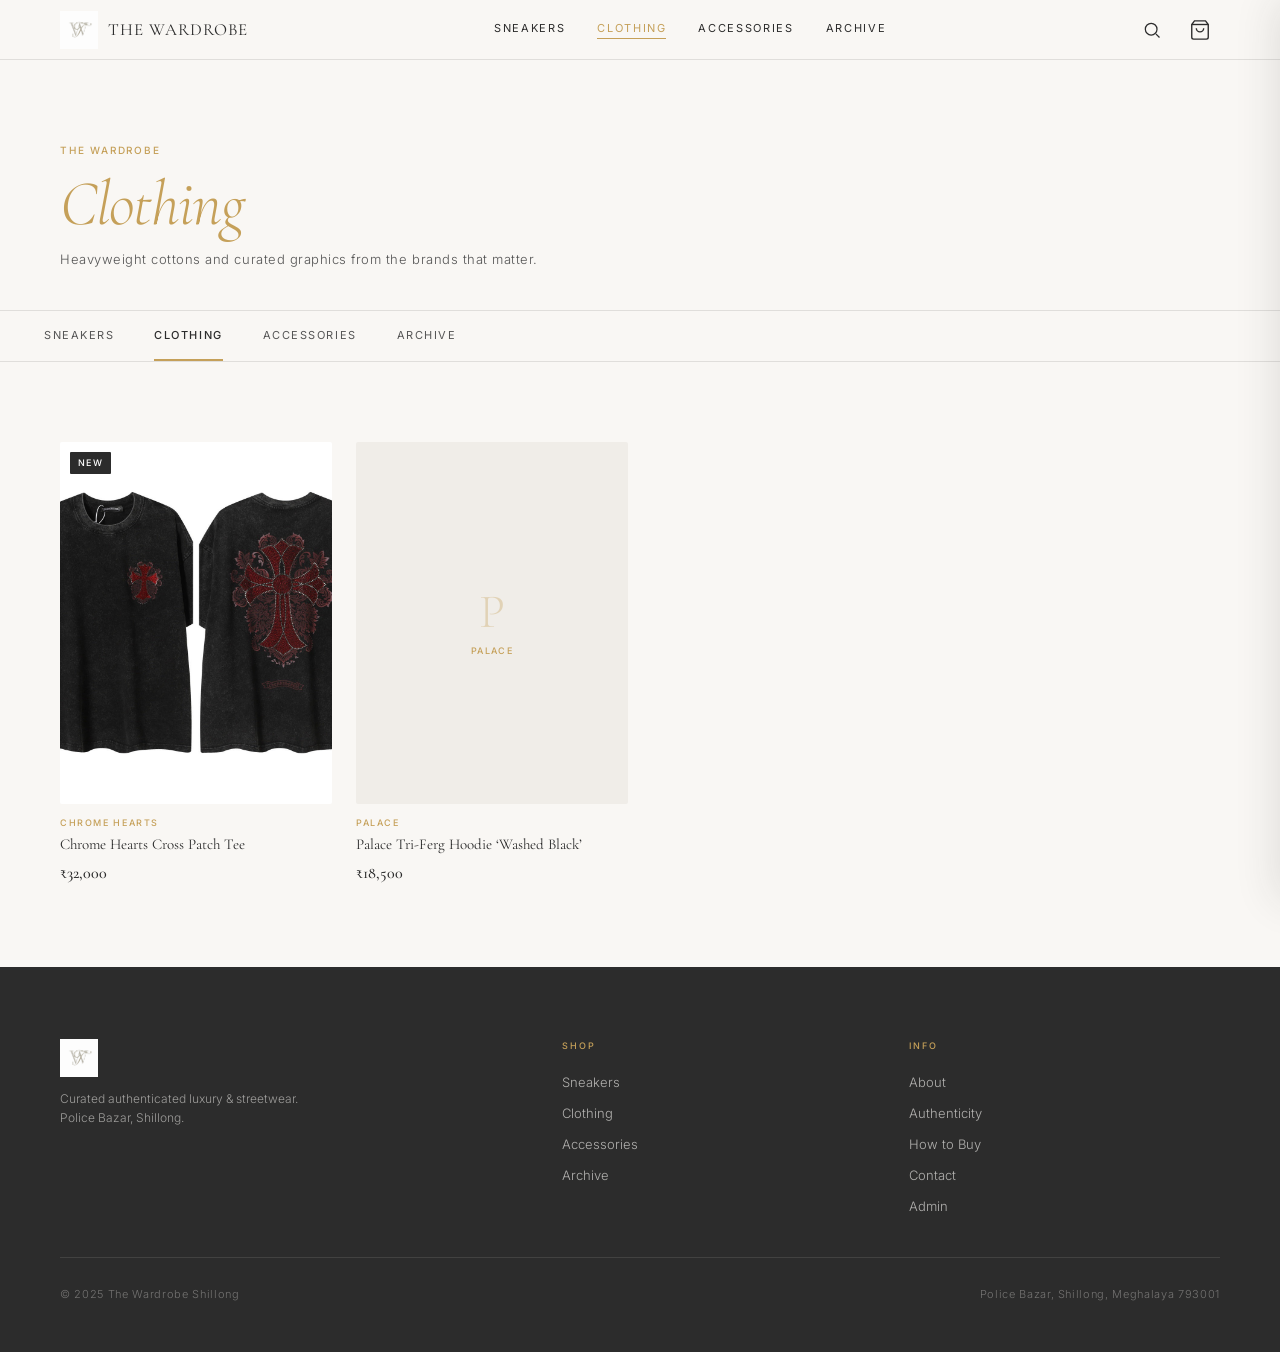
<file: design reference/x/clothing.html>
<!DOCTYPE html>
<html lang="en">
<head>
  <meta charset="UTF-8">
  <meta name="viewport" content="width=device-width, initial-scale=1.0">
  <title>Clothing — The Wardrobe Shillong</title>
  <link rel="stylesheet" href="css/style.css">
</head>
<body>
<nav class="nav" id="main-nav">
  <a href="index.html" class="nav-logo">
    <div class="nav-monogram"></div><div class="nav-wordmark">The Wardrobe</div>
  </a>
  <div class="nav-links-desktop">
    <a href="sneakers.html">Sneakers</a>
    <a href="clothing.html" class="active">Clothing</a>
    <a href="accessories.html">Accessories</a>
    <a href="archive.html">Archive</a>
  </div>
  <div class="nav-actions">
    <button class="nav-search-btn" id="nav-search-btn" aria-label="Search">
      <svg viewBox="0 0 24 24" fill="none" stroke="currentColor" stroke-width="1.5"><circle cx="11" cy="11" r="7"/><line x1="21" y1="21" x2="16.65" y2="16.65"/></svg>
    </button>
    <button class="nav-cart-btn" aria-label="Open bag">
      <svg viewBox="0 0 24 24" fill="none" stroke="currentColor" stroke-width="1.5"><path d="M6 2L3 6v14a2 2 0 002 2h14a2 2 0 002-2V6l-3-4z"/><line x1="3" y1="6" x2="21" y2="6"/><path d="M16 10a4 4 0 01-8 0"/></svg>
      <span class="cart-count" id="cart-count"></span>
    </button>
    <button class="nav-menu-btn" id="menu-btn"><span></span><span></span><span></span></button>
  </div>
</nav>
<div class="nav-drawer" id="nav-drawer">
  <nav class="nav-drawer-links">
    <a href="sneakers.html">Sneakers <svg viewBox="0 0 24 24" fill="none" stroke="currentColor" stroke-width="1.5"><path d="M5 12h14M12 5l7 7-7 7"/></svg></a>
    <a href="clothing.html">Clothing <svg viewBox="0 0 24 24" fill="none" stroke="currentColor" stroke-width="1.5"><path d="M5 12h14M12 5l7 7-7 7"/></svg></a>
    <a href="accessories.html">Accessories <svg viewBox="0 0 24 24" fill="none" stroke="currentColor" stroke-width="1.5"><path d="M5 12h14M12 5l7 7-7 7"/></svg></a>
    <a href="archive.html">Archive <svg viewBox="0 0 24 24" fill="none" stroke="currentColor" stroke-width="1.5"><path d="M5 12h14M12 5l7 7-7 7"/></svg></a>
    <a href="about.html">About <svg viewBox="0 0 24 24" fill="none" stroke="currentColor" stroke-width="1.5"><path d="M5 12h14M12 5l7 7-7 7"/></svg></a>
    <a href="authenticity.html">Authenticity <svg viewBox="0 0 24 24" fill="none" stroke="currentColor" stroke-width="1.5"><path d="M5 12h14M12 5l7 7-7 7"/></svg></a>
    <a href="how-to-buy.html">How to Buy <svg viewBox="0 0 24 24" fill="none" stroke="currentColor" stroke-width="1.5"><path d="M5 12h14M12 5l7 7-7 7"/></svg></a>
    <a href="contact.html">Contact <svg viewBox="0 0 24 24" fill="none" stroke="currentColor" stroke-width="1.5"><path d="M5 12h14M12 5l7 7-7 7"/></svg></a>
  </nav>
</div>
<main>
  <div class="category-hero">
    <p style="font-size:10px;letter-spacing:0.18em;text-transform:uppercase;color:var(--gold);font-weight:500;margin-bottom:12px;">The Wardrobe</p>
    <h1 style="font-family:var(--serif);font-size:clamp(36px,9vw,64px);font-weight:300;letter-spacing:-0.02em;line-height:1.05;"><em style="font-style:italic;color:var(--gold);">Clothing</em></h1>
    <p style="font-size:13px;color:var(--charcoal-mid);margin-top:12px;letter-spacing:0.04em;">Heavyweight cottons and curated graphics from the brands that matter.</p>
  </div>
  <div class="category-strip">
    <a href="sneakers.html">Sneakers</a>
    <a href="clothing.html" class="active">Clothing</a>
    <a href="accessories.html">Accessories</a>
    <a href="archive.html">Archive</a>
  </div>
  <section class="section">
    <div class="product-grid" id="product-grid" data-category="clothing">
      <div style="grid-column:1/-1;padding:60px 0;text-align:center;color:var(--charcoal-mid);font-size:13px;">Loading…</div>
    </div>
  </section>
</main>
<footer class="footer">
  <div class="footer-top">
    <div class="footer-brand"><div class="nav-monogram"></div><p style="margin-top:12px;">Curated authenticated luxury &amp; streetwear. Police Bazar, Shillong.</p></div>
    <div class="footer-nav"><h4>Shop</h4><a href="sneakers.html">Sneakers</a><a href="clothing.html">Clothing</a><a href="accessories.html">Accessories</a><a href="archive.html">Archive</a></div>
    <div class="footer-nav"><h4>Info</h4><a href="about.html">About</a><a href="authenticity.html">Authenticity</a><a href="how-to-buy.html">How to Buy</a><a href="contact.html">Contact</a><a href="admin.html">Admin</a></div>
  </div>
  <div class="footer-bottom"><span>© 2025 The Wardrobe Shillong</span><span>Police Bazar, Shillong, Meghalaya 793001</span></div>
</footer>
<!-- ── SEARCH OVERLAY ── -->
<div class="search-overlay" id="search-overlay">
  <div class="search-header">
    <div class="search-input-wrap">
      <svg viewBox="0 0 24 24" fill="none" stroke="currentColor" stroke-width="1.5"><circle cx="11" cy="11" r="7"/><line x1="21" y1="21" x2="16.65" y2="16.65"/></svg>
      <input type="text" id="search-input" class="search-input" placeholder="Search brands, styles…" autocomplete="off">
    </div>
    <button class="search-close" id="search-close" aria-label="Close">
      <svg viewBox="0 0 24 24" fill="none" stroke="currentColor" stroke-width="1.5"><line x1="18" y1="6" x2="6" y2="18"/><line x1="6" y1="6" x2="18" y2="18"/></svg>
    </button>
  </div>
  <div class="search-results" id="search-results">
    <div class="search-empty-state">
      <div class="label">Discover</div>
      <h3>What are you looking for?</h3>
      <div class="search-suggestions">
        <button onclick="document.getElementById('search-input').value='Jordan';doSearch()">Jordan</button>
        <button onclick="document.getElementById('search-input').value='Chrome Hearts';doSearch()">Chrome Hearts</button>
        <button onclick="document.getElementById('search-input').value='Louis Vuitton';doSearch()">Louis Vuitton</button>
        <button onclick="document.getElementById('search-input').value='Cartier';doSearch()">Cartier</button>
      </div>
    </div>
  </div>
</div>
<div class="cart-overlay" id="cart-overlay"></div>
<div class="cart-drawer" id="cart-drawer">
  <div class="cart-drawer-header"><h2>Your Bag</h2><button class="cart-close-btn" id="cart-close-btn"><svg viewBox="0 0 24 24" fill="none" stroke="currentColor" stroke-width="1.5"><line x1="18" y1="6" x2="6" y2="18"/><line x1="6" y1="6" x2="18" y2="18"/></svg></button></div>
  <div class="cart-items" id="cart-items"></div>
  <div class="cart-footer" id="cart-footer" style="display:none;">
    <div class="cart-total-row grand"><span>Total</span><span class="val cart-total-amount">₹0</span></div>
    <div class="cart-footer-btns">
      <button class="btn btn-whatsapp" id="btn-whatsapp-checkout"><svg viewBox="0 0 24 24" fill="currentColor" style="width:18px;height:18px;flex-shrink:0;"><path d="M17.472 14.382c-.297-.149-1.758-.867-2.03-.967-.273-.099-.471-.148-.67.15-.197.297-.767.966-.94 1.164-.173.199-.347.223-.644.075-.297-.15-1.255-.463-2.39-1.475-.883-.788-1.48-1.761-1.653-2.059-.173-.297-.018-.458.13-.606.134-.133.298-.347.446-.52.149-.174.198-.298.298-.497.099-.198.05-.371-.025-.52-.075-.149-.669-1.612-.916-2.207-.242-.579-.487-.5-.669-.51-.173-.008-.371-.01-.57-.01-.198 0-.52.074-.792.372-.272.297-1.04 1.016-1.04 2.479 0 1.462 1.065 2.875 1.213 3.074.149.198 2.096 3.2 5.077 4.487.709.306 1.262.489 1.694.625.712.227 1.36.195 1.871.118.571-.085 1.758-.719 2.006-1.413.248-.694.248-1.289.173-1.413-.074-.124-.272-.198-.57-.347m-5.421 7.403h-.004a9.87 9.87 0 01-5.031-1.378l-.361-.214-3.741.982.998-3.648-.235-.374a9.86 9.86 0 01-1.51-5.26c.001-5.45 4.436-9.884 9.888-9.884 2.64 0 5.122 1.03 6.988 2.898a9.825 9.825 0 012.893 6.994c-.003 5.45-4.437 9.884-9.885 9.884m8.413-18.297A11.815 11.815 0 0012.05 0C5.495 0 .16 5.335.157 11.892c0 2.096.547 4.142 1.588 5.945L.057 24l6.305-1.654a11.882 11.882 0 005.683 1.448h.005c6.554 0 11.89-5.335 11.893-11.893a11.821 11.821 0 00-3.48-8.413z"/></svg>Complete via WhatsApp</button>
      <button class="btn btn-outline" id="btn-reserve">Reserve for 24 Hours</button>
    </div>
  </div>
</div>
<script src="js/products.js?v=2"></script>
<script src="js/cart.js?v=2"></script>
<script src="js/main.js?v=2"></script>
</body>
</html>
</file>
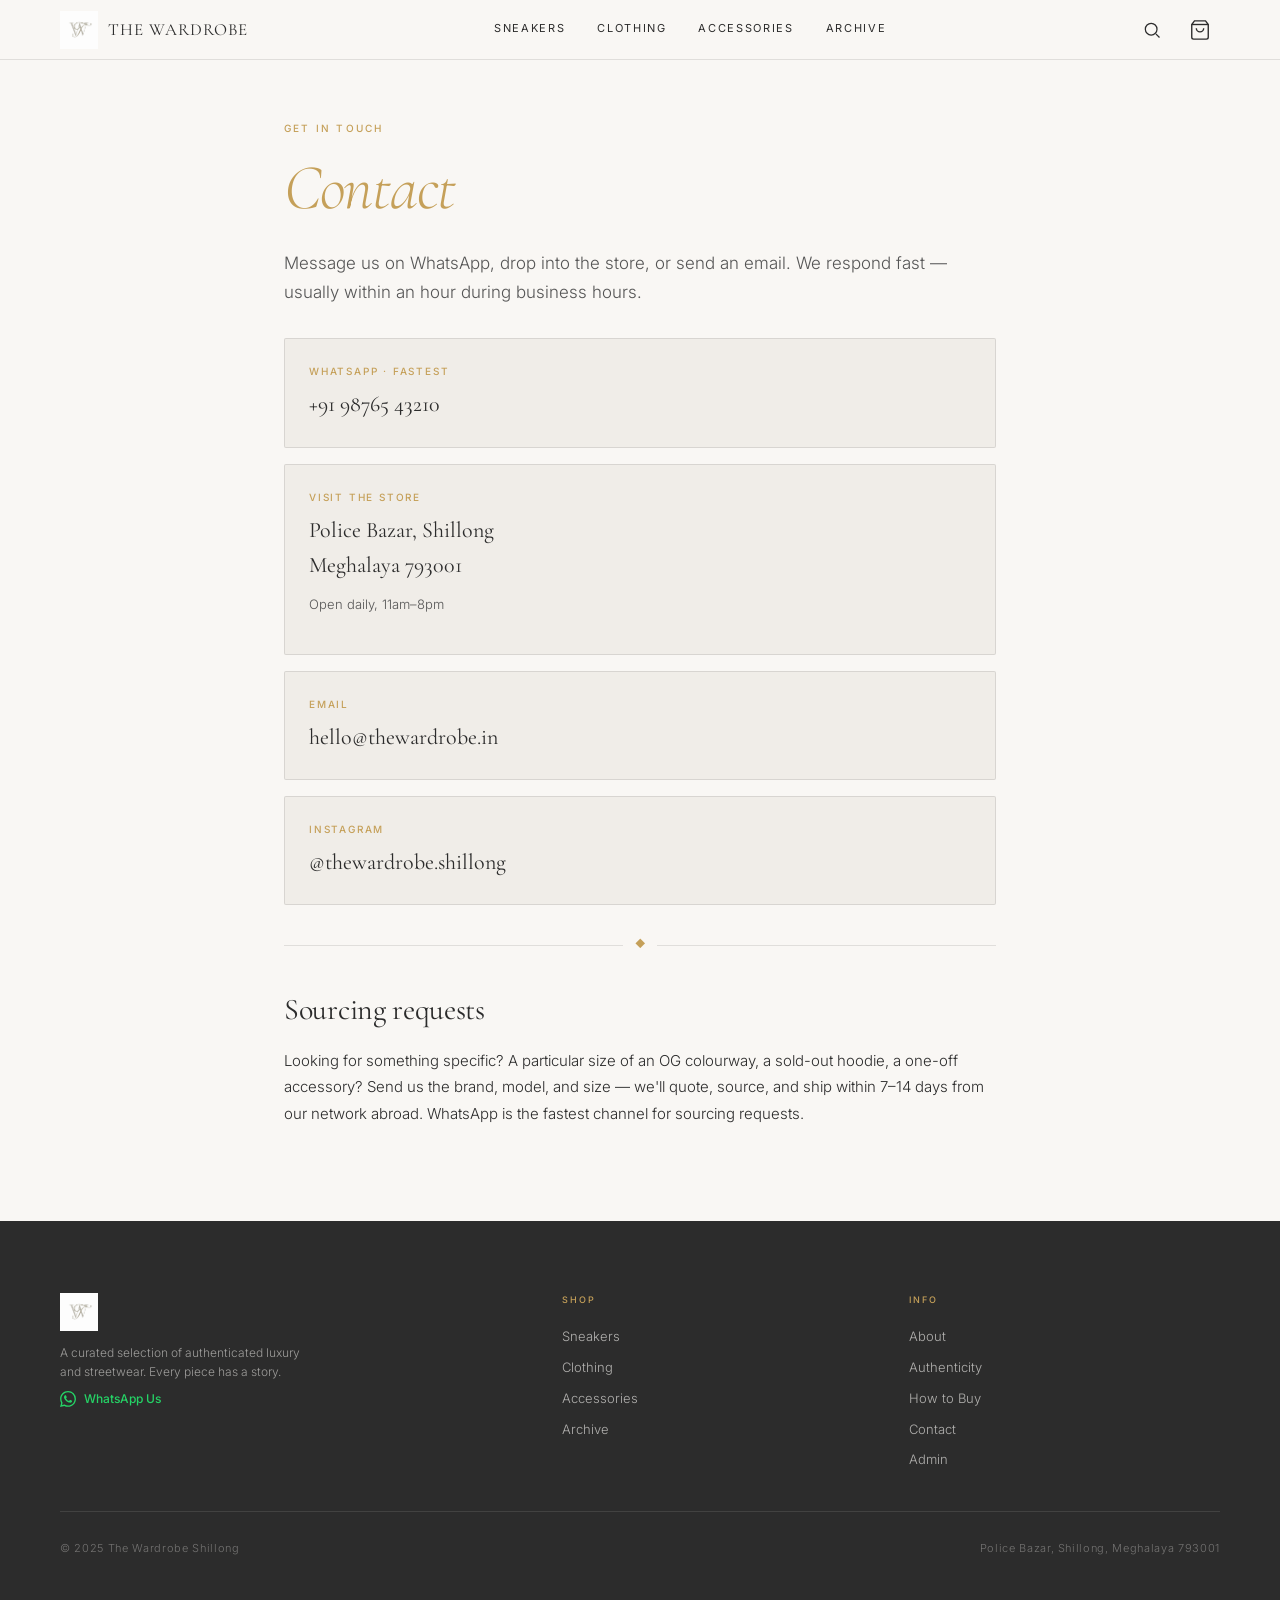
<file: design reference/x/contact.html>
<!DOCTYPE html>
<html lang="en">
<head>
<meta charset="UTF-8">
<meta name="viewport" content="width=device-width, initial-scale=1.0">
<title>Contact — The Wardrobe</title>
<link rel="stylesheet" href="css/style.css">
</head>
<body>
<nav class="nav" id="main-nav">
  <a href="index.html" class="nav-logo" aria-label="The Wardrobe Shillong">
    <div class="nav-monogram"></div><div class="nav-wordmark">The Wardrobe</div>
  </a>

  <div class="nav-links-desktop">
    <a href="sneakers.html">Sneakers</a>
    <a href="clothing.html">Clothing</a>
    <a href="accessories.html">Accessories</a>
    <a href="archive.html">Archive</a>
  </div>

  <div class="nav-actions">
    <button class="nav-search-btn" id="nav-search-btn" aria-label="Search">
      <svg viewBox="0 0 24 24" fill="none" stroke="currentColor" stroke-width="1.5"><circle cx="11" cy="11" r="7"/><line x1="21" y1="21" x2="16.65" y2="16.65"/></svg>
    </button>
    <button class="nav-cart-btn" aria-label="Open bag">
      <svg viewBox="0 0 24 24" fill="none" stroke="currentColor" stroke-width="1.5">
        <path d="M6 2L3 6v14a2 2 0 002 2h14a2 2 0 002-2V6l-3-4z"/>
        <line x1="3" y1="6" x2="21" y2="6"/>
        <path d="M16 10a4 4 0 01-8 0"/>
      </svg>
      <span class="cart-count" id="cart-count"></span>
    </button>
    <button class="nav-menu-btn" id="menu-btn" aria-label="Menu">
      <span></span><span></span><span></span>
    </button>
  </div>
</nav>
<div class="nav-drawer" id="nav-drawer">
  <nav class="nav-drawer-links">
    <a href="sneakers.html">Sneakers <svg viewBox="0 0 24 24" fill="none" stroke="currentColor" stroke-width="1.5"><path d="M5 12h14M12 5l7 7-7 7"/></svg></a>
    <a href="clothing.html">Clothing <svg viewBox="0 0 24 24" fill="none" stroke="currentColor" stroke-width="1.5"><path d="M5 12h14M12 5l7 7-7 7"/></svg></a>
    <a href="accessories.html">Accessories <svg viewBox="0 0 24 24" fill="none" stroke="currentColor" stroke-width="1.5"><path d="M5 12h14M12 5l7 7-7 7"/></svg></a>
    <a href="archive.html">Archive <svg viewBox="0 0 24 24" fill="none" stroke="currentColor" stroke-width="1.5"><path d="M5 12h14M12 5l7 7-7 7"/></svg></a>
    <a href="about.html">About <svg viewBox="0 0 24 24" fill="none" stroke="currentColor" stroke-width="1.5"><path d="M5 12h14M12 5l7 7-7 7"/></svg></a>
    <a href="authenticity.html">Authenticity <svg viewBox="0 0 24 24" fill="none" stroke="currentColor" stroke-width="1.5"><path d="M5 12h14M12 5l7 7-7 7"/></svg></a>
    <a href="how-to-buy.html">How to Buy <svg viewBox="0 0 24 24" fill="none" stroke="currentColor" stroke-width="1.5"><path d="M5 12h14M12 5l7 7-7 7"/></svg></a>
    <a href="contact.html">Contact <svg viewBox="0 0 24 24" fill="none" stroke="currentColor" stroke-width="1.5"><path d="M5 12h14M12 5l7 7-7 7"/></svg></a>
  </nav>
  <div class="nav-drawer-footer">
    <p>Police Bazar, Shillong, Meghalaya</p>
    <p style="margin-top:4px;">WhatsApp: +91 98765 43210</p>
  </div>
</div>
<main>
<div class="info-page">
<p class="eyebrow">Get in Touch</p>
<h1><em>Contact</em></h1>

<p class="lead">Message us on WhatsApp, drop into the store, or send an email. We respond fast — usually within an hour during business hours.</p>
<div class="contact-card">
<div class="label">WhatsApp · Fastest</div>
<div class="value"><a href="https://wa.me/919876543210" target="_blank">+91 98765 43210</a></div>
</div>
<div class="contact-card">
<div class="label">Visit the store</div>
<div class="value">Police Bazar, Shillong<br>Meghalaya 793001</div>
<p style="margin-top:10px;color:var(--charcoal-mid);font-size:13px;">Open daily, 11am–8pm</p>
</div>
<div class="contact-card">
<div class="label">Email</div>
<div class="value"><a href="mailto:hello@thewardrobe.in">hello@thewardrobe.in</a></div>
</div>
<div class="contact-card">
<div class="label">Instagram</div>
<div class="value"><a href="#" target="_blank">@thewardrobe.shillong</a></div>
</div>
<div class="info-divider"></div>
<h2>Sourcing requests</h2>
<p>Looking for something specific? A particular size of an OG colourway, a sold-out hoodie, a one-off accessory? Send us the brand, model, and size — we'll quote, source, and ship within 7–14 days from our network abroad. WhatsApp is the fastest channel for sourcing requests.</p>

</div>
</main>
<footer class="footer">
  <div class="footer-top">
    <div class="footer-brand"><div class="nav-monogram"></div>
      <p style="margin-top:12px;">A curated selection of authenticated luxury and streetwear. Every piece has a story.</p>
      <a href="https://wa.me/919876543210" class="footer-wa" target="_blank">
        <svg viewBox="0 0 24 24" fill="currentColor"><path d="M17.472 14.382c-.297-.149-1.758-.867-2.03-.967-.273-.099-.471-.148-.67.15-.197.297-.767.966-.94 1.164-.173.199-.347.223-.644.075-.297-.15-1.255-.463-2.39-1.475-.883-.788-1.48-1.761-1.653-2.059-.173-.297-.018-.458.13-.606.134-.133.298-.347.446-.52.149-.174.198-.298.298-.497.099-.198.05-.371-.025-.52-.075-.149-.669-1.612-.916-2.207-.242-.579-.487-.5-.669-.51-.173-.008-.371-.01-.57-.01-.198 0-.52.074-.792.372-.272.297-1.04 1.016-1.04 2.479 0 1.462 1.065 2.875 1.213 3.074.149.198 2.096 3.2 5.077 4.487.709.306 1.262.489 1.694.625.712.227 1.36.195 1.871.118.571-.085 1.758-.719 2.006-1.413.248-.694.248-1.289.173-1.413-.074-.124-.272-.198-.57-.347m-5.421 7.403h-.004a9.87 9.87 0 01-5.031-1.378l-.361-.214-3.741.982.998-3.648-.235-.374a9.86 9.86 0 01-1.51-5.26c.001-5.45 4.436-9.884 9.888-9.884 2.64 0 5.122 1.03 6.988 2.898a9.825 9.825 0 012.893 6.994c-.003 5.45-4.437 9.884-9.885 9.884m8.413-18.297A11.815 11.815 0 0012.05 0C5.495 0 .16 5.335.157 11.892c0 2.096.547 4.142 1.588 5.945L.057 24l6.305-1.654a11.882 11.882 0 005.683 1.448h.005c6.554 0 11.89-5.335 11.893-11.893a11.821 11.821 0 00-3.48-8.413z"/></svg>
        WhatsApp Us
      </a>
    </div>
    <div class="footer-nav">
      <h4>Shop</h4>
      <a href="sneakers.html">Sneakers</a>
      <a href="clothing.html">Clothing</a>
      <a href="accessories.html">Accessories</a>
      <a href="archive.html">Archive</a>
    </div>
    <div class="footer-nav">
      <h4>Info</h4><a href="about.html">About</a><a href="authenticity.html">Authenticity</a><a href="how-to-buy.html">How to Buy</a><a href="contact.html">Contact</a>
      <a href="admin.html">Admin</a>
    </div>
  </div>
  <div class="footer-bottom">
    <span>© 2025 The Wardrobe Shillong</span>
    <span>Police Bazar, Shillong, Meghalaya 793001</span>
  </div>
</footer>
<!-- ── SEARCH OVERLAY ── -->
<div class="search-overlay" id="search-overlay">
  <div class="search-header">
    <div class="search-input-wrap">
      <svg viewBox="0 0 24 24" fill="none" stroke="currentColor" stroke-width="1.5"><circle cx="11" cy="11" r="7"/><line x1="21" y1="21" x2="16.65" y2="16.65"/></svg>
      <input type="text" id="search-input" class="search-input" placeholder="Search brands, styles…" autocomplete="off">
    </div>
    <button class="search-close" id="search-close" aria-label="Close">
      <svg viewBox="0 0 24 24" fill="none" stroke="currentColor" stroke-width="1.5"><line x1="18" y1="6" x2="6" y2="18"/><line x1="6" y1="6" x2="18" y2="18"/></svg>
    </button>
  </div>
  <div class="search-results" id="search-results">
    <div class="search-empty-state">
      <div class="label">Discover</div>
      <h3>What are you looking for?</h3>
      <div class="search-suggestions">
        <button onclick="document.getElementById('search-input').value='Jordan';doSearch()">Jordan</button>
        <button onclick="document.getElementById('search-input').value='Chrome Hearts';doSearch()">Chrome Hearts</button>
        <button onclick="document.getElementById('search-input').value='Louis Vuitton';doSearch()">Louis Vuitton</button>
        <button onclick="document.getElementById('search-input').value='Cartier';doSearch()">Cartier</button>
      </div>
    </div>
  </div>
<div class="cart-overlay" id="cart-overlay"></div>
<div class="cart-drawer" id="cart-drawer">
  <div class="cart-drawer-header">
    <h2>Your Bag</h2>
    <button class="cart-close-btn" id="cart-close-btn" aria-label="Close">
      <svg viewBox="0 0 24 24" fill="none" stroke="currentColor" stroke-width="1.5">
        <line x1="18" y1="6" x2="6" y2="18"/><line x1="6" y1="6" x2="18" y2="18"/>
      </svg>
    </button>
  </div>
  <div class="cart-items" id="cart-items"></div>
  <div class="cart-footer" id="cart-footer" style="display:none;">
    <div class="cart-total-row">
      <span>Subtotal</span>
      <span class="cart-total-amount">₹0</span>
    </div>
    <div class="cart-total-row">
      <span>Shipping</span>
      <span>Confirmed via WhatsApp</span>
    </div>
    <div class="cart-total-row grand">
      <span>Total</span>
      <span class="val cart-total-amount">₹0</span>
    </div>
    <div class="cart-footer-btns">
      <button class="btn btn-whatsapp" id="btn-whatsapp-checkout">
        <svg viewBox="0 0 24 24" fill="currentColor"><path d="M17.472 14.382c-.297-.149-1.758-.867-2.03-.967-.273-.099-.471-.148-.67.15-.197.297-.767.966-.94 1.164-.173.199-.347.223-.644.075-.297-.15-1.255-.463-2.39-1.475-.883-.788-1.48-1.761-1.653-2.059-.173-.297-.018-.458.13-.606.134-.133.298-.347.446-.52.149-.174.198-.298.298-.497.099-.198.05-.371-.025-.52-.075-.149-.669-1.612-.916-2.207-.242-.579-.487-.5-.669-.51-.173-.008-.371-.01-.57-.01-.198 0-.52.074-.792.372-.272.297-1.04 1.016-1.04 2.479 0 1.462 1.065 2.875 1.213 3.074.149.198 2.096 3.2 5.077 4.487.709.306 1.262.489 1.694.625.712.227 1.36.195 1.871.118.571-.085 1.758-.719 2.006-1.413.248-.694.248-1.289.173-1.413-.074-.124-.272-.198-.57-.347m-5.421 7.403h-.004a9.87 9.87 0 01-5.031-1.378l-.361-.214-3.741.982.998-3.648-.235-.374a9.86 9.86 0 01-1.51-5.26c.001-5.45 4.436-9.884 9.888-9.884 2.64 0 5.122 1.03 6.988 2.898a9.825 9.825 0 012.893 6.994c-.003 5.45-4.437 9.884-9.885 9.884m8.413-18.297A11.815 11.815 0 0012.05 0C5.495 0 .16 5.335.157 11.892c0 2.096.547 4.142 1.588 5.945L.057 24l6.305-1.654a11.882 11.882 0 005.683 1.448h.005c6.554 0 11.89-5.335 11.893-11.893a11.821 11.821 0 00-3.48-8.413z"/></svg>
        Complete via WhatsApp
      </button>
      <button class="btn btn-outline" id="btn-reserve">Reserve for 24 Hours</button>
    </div>
    <p class="reserve-note">We'll hold your items while you arrange payment.</p>
  </div>
</div>


<script src="js/products.js?v=2"></script><script src="js/cart.js?v=2"></script><script src="js/main.js?v=2"></script>
</body>
</html>
</file>
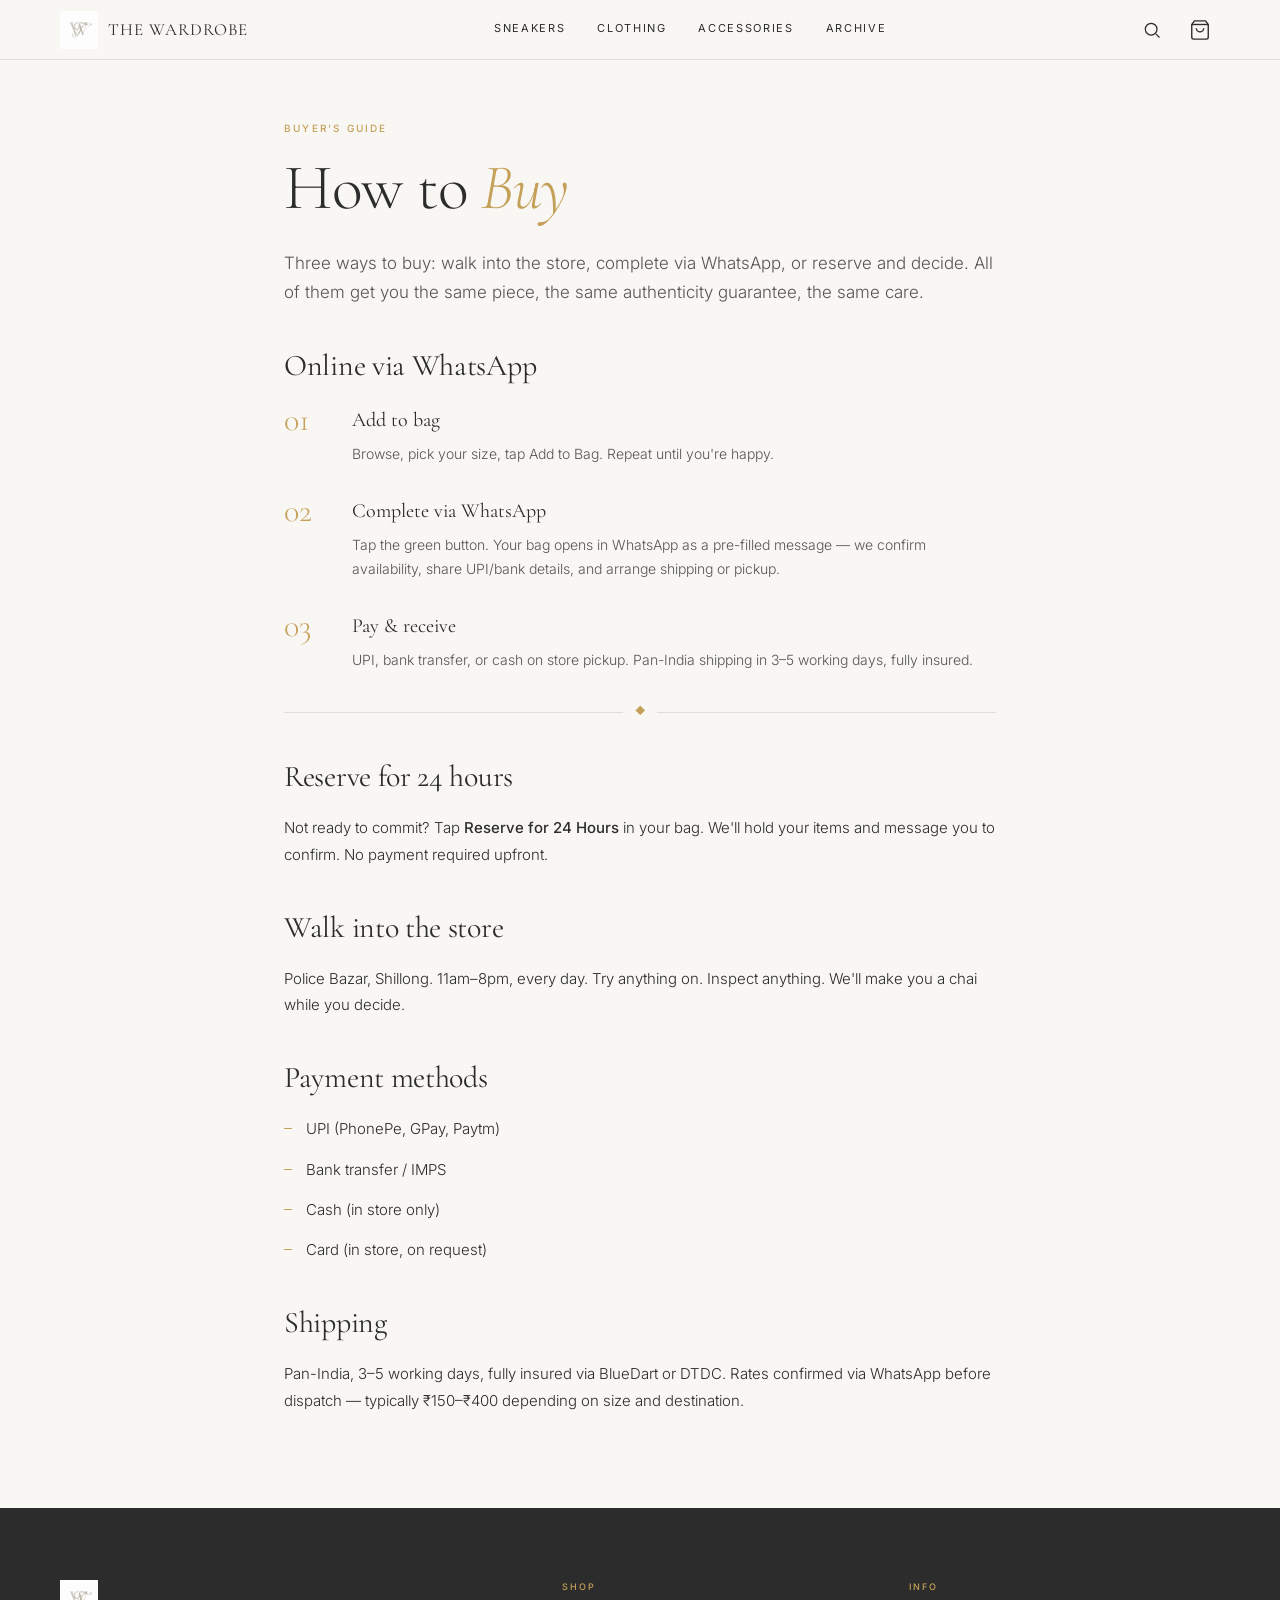
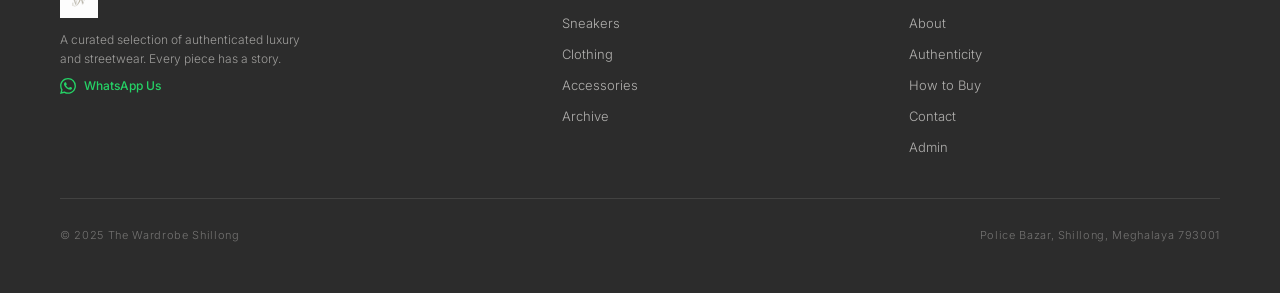
<file: design reference/x/how-to-buy.html>
<!DOCTYPE html>
<html lang="en">
<head>
<meta charset="UTF-8">
<meta name="viewport" content="width=device-width, initial-scale=1.0">
<title>How to Buy — The Wardrobe</title>
<link rel="stylesheet" href="css/style.css">
</head>
<body>
<nav class="nav" id="main-nav">
  <a href="index.html" class="nav-logo" aria-label="The Wardrobe Shillong">
    <div class="nav-monogram"></div><div class="nav-wordmark">The Wardrobe</div>
  </a>

  <div class="nav-links-desktop">
    <a href="sneakers.html">Sneakers</a>
    <a href="clothing.html">Clothing</a>
    <a href="accessories.html">Accessories</a>
    <a href="archive.html">Archive</a>
  </div>

  <div class="nav-actions">
    <button class="nav-search-btn" id="nav-search-btn" aria-label="Search">
      <svg viewBox="0 0 24 24" fill="none" stroke="currentColor" stroke-width="1.5"><circle cx="11" cy="11" r="7"/><line x1="21" y1="21" x2="16.65" y2="16.65"/></svg>
    </button>
    <button class="nav-cart-btn" aria-label="Open bag">
      <svg viewBox="0 0 24 24" fill="none" stroke="currentColor" stroke-width="1.5">
        <path d="M6 2L3 6v14a2 2 0 002 2h14a2 2 0 002-2V6l-3-4z"/>
        <line x1="3" y1="6" x2="21" y2="6"/>
        <path d="M16 10a4 4 0 01-8 0"/>
      </svg>
      <span class="cart-count" id="cart-count"></span>
    </button>
    <button class="nav-menu-btn" id="menu-btn" aria-label="Menu">
      <span></span><span></span><span></span>
    </button>
  </div>
</nav>
<div class="nav-drawer" id="nav-drawer">
  <nav class="nav-drawer-links">
    <a href="sneakers.html">Sneakers <svg viewBox="0 0 24 24" fill="none" stroke="currentColor" stroke-width="1.5"><path d="M5 12h14M12 5l7 7-7 7"/></svg></a>
    <a href="clothing.html">Clothing <svg viewBox="0 0 24 24" fill="none" stroke="currentColor" stroke-width="1.5"><path d="M5 12h14M12 5l7 7-7 7"/></svg></a>
    <a href="accessories.html">Accessories <svg viewBox="0 0 24 24" fill="none" stroke="currentColor" stroke-width="1.5"><path d="M5 12h14M12 5l7 7-7 7"/></svg></a>
    <a href="archive.html">Archive <svg viewBox="0 0 24 24" fill="none" stroke="currentColor" stroke-width="1.5"><path d="M5 12h14M12 5l7 7-7 7"/></svg></a>
    <a href="about.html">About <svg viewBox="0 0 24 24" fill="none" stroke="currentColor" stroke-width="1.5"><path d="M5 12h14M12 5l7 7-7 7"/></svg></a>
    <a href="authenticity.html">Authenticity <svg viewBox="0 0 24 24" fill="none" stroke="currentColor" stroke-width="1.5"><path d="M5 12h14M12 5l7 7-7 7"/></svg></a>
    <a href="how-to-buy.html">How to Buy <svg viewBox="0 0 24 24" fill="none" stroke="currentColor" stroke-width="1.5"><path d="M5 12h14M12 5l7 7-7 7"/></svg></a>
    <a href="contact.html">Contact <svg viewBox="0 0 24 24" fill="none" stroke="currentColor" stroke-width="1.5"><path d="M5 12h14M12 5l7 7-7 7"/></svg></a>
  </nav>
  <div class="nav-drawer-footer">
    <p>Police Bazar, Shillong, Meghalaya</p>
    <p style="margin-top:4px;">WhatsApp: +91 98765 43210</p>
  </div>
</div>
<main>
<div class="info-page">
<p class="eyebrow">Buyer's Guide</p>
<h1>How to <em>Buy</em></h1>

<p class="lead">Three ways to buy: walk into the store, complete via WhatsApp, or reserve and decide. All of them get you the same piece, the same authenticity guarantee, the same care.</p>
<h2>Online via WhatsApp</h2>
<div class="info-step"><div class="info-step-num">01</div><div class="info-step-content"><h3>Add to bag</h3><p>Browse, pick your size, tap Add to Bag. Repeat until you're happy.</p></div></div>
<div class="info-step"><div class="info-step-num">02</div><div class="info-step-content"><h3>Complete via WhatsApp</h3><p>Tap the green button. Your bag opens in WhatsApp as a pre-filled message — we confirm availability, share UPI/bank details, and arrange shipping or pickup.</p></div></div>
<div class="info-step"><div class="info-step-num">03</div><div class="info-step-content"><h3>Pay &amp; receive</h3><p>UPI, bank transfer, or cash on store pickup. Pan-India shipping in 3–5 working days, fully insured.</p></div></div>
<div class="info-divider"></div>
<h2>Reserve for 24 hours</h2>
<p>Not ready to commit? Tap <strong>Reserve for 24 Hours</strong> in your bag. We'll hold your items and message you to confirm. No payment required upfront.</p>
<h2>Walk into the store</h2>
<p>Police Bazar, Shillong. 11am–8pm, every day. Try anything on. Inspect anything. We'll make you a chai while you decide.</p>
<h2>Payment methods</h2>
<ul>
<li>UPI (PhonePe, GPay, Paytm)</li>
<li>Bank transfer / IMPS</li>
<li>Cash (in store only)</li>
<li>Card (in store, on request)</li>
</ul>
<h2>Shipping</h2>
<p>Pan-India, 3–5 working days, fully insured via BlueDart or DTDC. Rates confirmed via WhatsApp before dispatch — typically ₹150–₹400 depending on size and destination.</p>

</div>
</main>
<footer class="footer">
  <div class="footer-top">
    <div class="footer-brand"><div class="nav-monogram"></div>
      <p style="margin-top:12px;">A curated selection of authenticated luxury and streetwear. Every piece has a story.</p>
      <a href="https://wa.me/919876543210" class="footer-wa" target="_blank">
        <svg viewBox="0 0 24 24" fill="currentColor"><path d="M17.472 14.382c-.297-.149-1.758-.867-2.03-.967-.273-.099-.471-.148-.67.15-.197.297-.767.966-.94 1.164-.173.199-.347.223-.644.075-.297-.15-1.255-.463-2.39-1.475-.883-.788-1.48-1.761-1.653-2.059-.173-.297-.018-.458.13-.606.134-.133.298-.347.446-.52.149-.174.198-.298.298-.497.099-.198.05-.371-.025-.52-.075-.149-.669-1.612-.916-2.207-.242-.579-.487-.5-.669-.51-.173-.008-.371-.01-.57-.01-.198 0-.52.074-.792.372-.272.297-1.04 1.016-1.04 2.479 0 1.462 1.065 2.875 1.213 3.074.149.198 2.096 3.2 5.077 4.487.709.306 1.262.489 1.694.625.712.227 1.36.195 1.871.118.571-.085 1.758-.719 2.006-1.413.248-.694.248-1.289.173-1.413-.074-.124-.272-.198-.57-.347m-5.421 7.403h-.004a9.87 9.87 0 01-5.031-1.378l-.361-.214-3.741.982.998-3.648-.235-.374a9.86 9.86 0 01-1.51-5.26c.001-5.45 4.436-9.884 9.888-9.884 2.64 0 5.122 1.03 6.988 2.898a9.825 9.825 0 012.893 6.994c-.003 5.45-4.437 9.884-9.885 9.884m8.413-18.297A11.815 11.815 0 0012.05 0C5.495 0 .16 5.335.157 11.892c0 2.096.547 4.142 1.588 5.945L.057 24l6.305-1.654a11.882 11.882 0 005.683 1.448h.005c6.554 0 11.89-5.335 11.893-11.893a11.821 11.821 0 00-3.48-8.413z"/></svg>
        WhatsApp Us
      </a>
    </div>
    <div class="footer-nav">
      <h4>Shop</h4>
      <a href="sneakers.html">Sneakers</a>
      <a href="clothing.html">Clothing</a>
      <a href="accessories.html">Accessories</a>
      <a href="archive.html">Archive</a>
    </div>
    <div class="footer-nav">
      <h4>Info</h4><a href="about.html">About</a><a href="authenticity.html">Authenticity</a><a href="how-to-buy.html">How to Buy</a><a href="contact.html">Contact</a>
      <a href="admin.html">Admin</a>
    </div>
  </div>
  <div class="footer-bottom">
    <span>© 2025 The Wardrobe Shillong</span>
    <span>Police Bazar, Shillong, Meghalaya 793001</span>
  </div>
</footer>
<!-- ── SEARCH OVERLAY ── -->
<div class="search-overlay" id="search-overlay">
  <div class="search-header">
    <div class="search-input-wrap">
      <svg viewBox="0 0 24 24" fill="none" stroke="currentColor" stroke-width="1.5"><circle cx="11" cy="11" r="7"/><line x1="21" y1="21" x2="16.65" y2="16.65"/></svg>
      <input type="text" id="search-input" class="search-input" placeholder="Search brands, styles…" autocomplete="off">
    </div>
    <button class="search-close" id="search-close" aria-label="Close">
      <svg viewBox="0 0 24 24" fill="none" stroke="currentColor" stroke-width="1.5"><line x1="18" y1="6" x2="6" y2="18"/><line x1="6" y1="6" x2="18" y2="18"/></svg>
    </button>
  </div>
  <div class="search-results" id="search-results">
    <div class="search-empty-state">
      <div class="label">Discover</div>
      <h3>What are you looking for?</h3>
      <div class="search-suggestions">
        <button onclick="document.getElementById('search-input').value='Jordan';doSearch()">Jordan</button>
        <button onclick="document.getElementById('search-input').value='Chrome Hearts';doSearch()">Chrome Hearts</button>
        <button onclick="document.getElementById('search-input').value='Louis Vuitton';doSearch()">Louis Vuitton</button>
        <button onclick="document.getElementById('search-input').value='Cartier';doSearch()">Cartier</button>
      </div>
    </div>
  </div>
<div class="cart-overlay" id="cart-overlay"></div>
<div class="cart-drawer" id="cart-drawer">
  <div class="cart-drawer-header">
    <h2>Your Bag</h2>
    <button class="cart-close-btn" id="cart-close-btn" aria-label="Close">
      <svg viewBox="0 0 24 24" fill="none" stroke="currentColor" stroke-width="1.5">
        <line x1="18" y1="6" x2="6" y2="18"/><line x1="6" y1="6" x2="18" y2="18"/>
      </svg>
    </button>
  </div>
  <div class="cart-items" id="cart-items"></div>
  <div class="cart-footer" id="cart-footer" style="display:none;">
    <div class="cart-total-row">
      <span>Subtotal</span>
      <span class="cart-total-amount">₹0</span>
    </div>
    <div class="cart-total-row">
      <span>Shipping</span>
      <span>Confirmed via WhatsApp</span>
    </div>
    <div class="cart-total-row grand">
      <span>Total</span>
      <span class="val cart-total-amount">₹0</span>
    </div>
    <div class="cart-footer-btns">
      <button class="btn btn-whatsapp" id="btn-whatsapp-checkout">
        <svg viewBox="0 0 24 24" fill="currentColor"><path d="M17.472 14.382c-.297-.149-1.758-.867-2.03-.967-.273-.099-.471-.148-.67.15-.197.297-.767.966-.94 1.164-.173.199-.347.223-.644.075-.297-.15-1.255-.463-2.39-1.475-.883-.788-1.48-1.761-1.653-2.059-.173-.297-.018-.458.13-.606.134-.133.298-.347.446-.52.149-.174.198-.298.298-.497.099-.198.05-.371-.025-.52-.075-.149-.669-1.612-.916-2.207-.242-.579-.487-.5-.669-.51-.173-.008-.371-.01-.57-.01-.198 0-.52.074-.792.372-.272.297-1.04 1.016-1.04 2.479 0 1.462 1.065 2.875 1.213 3.074.149.198 2.096 3.2 5.077 4.487.709.306 1.262.489 1.694.625.712.227 1.36.195 1.871.118.571-.085 1.758-.719 2.006-1.413.248-.694.248-1.289.173-1.413-.074-.124-.272-.198-.57-.347m-5.421 7.403h-.004a9.87 9.87 0 01-5.031-1.378l-.361-.214-3.741.982.998-3.648-.235-.374a9.86 9.86 0 01-1.51-5.26c.001-5.45 4.436-9.884 9.888-9.884 2.64 0 5.122 1.03 6.988 2.898a9.825 9.825 0 012.893 6.994c-.003 5.45-4.437 9.884-9.885 9.884m8.413-18.297A11.815 11.815 0 0012.05 0C5.495 0 .16 5.335.157 11.892c0 2.096.547 4.142 1.588 5.945L.057 24l6.305-1.654a11.882 11.882 0 005.683 1.448h.005c6.554 0 11.89-5.335 11.893-11.893a11.821 11.821 0 00-3.48-8.413z"/></svg>
        Complete via WhatsApp
      </button>
      <button class="btn btn-outline" id="btn-reserve">Reserve for 24 Hours</button>
    </div>
    <p class="reserve-note">We'll hold your items while you arrange payment.</p>
  </div>
</div>


<script src="js/products.js?v=2"></script><script src="js/cart.js?v=2"></script><script src="js/main.js?v=2"></script>
</body>
</html>
</file>
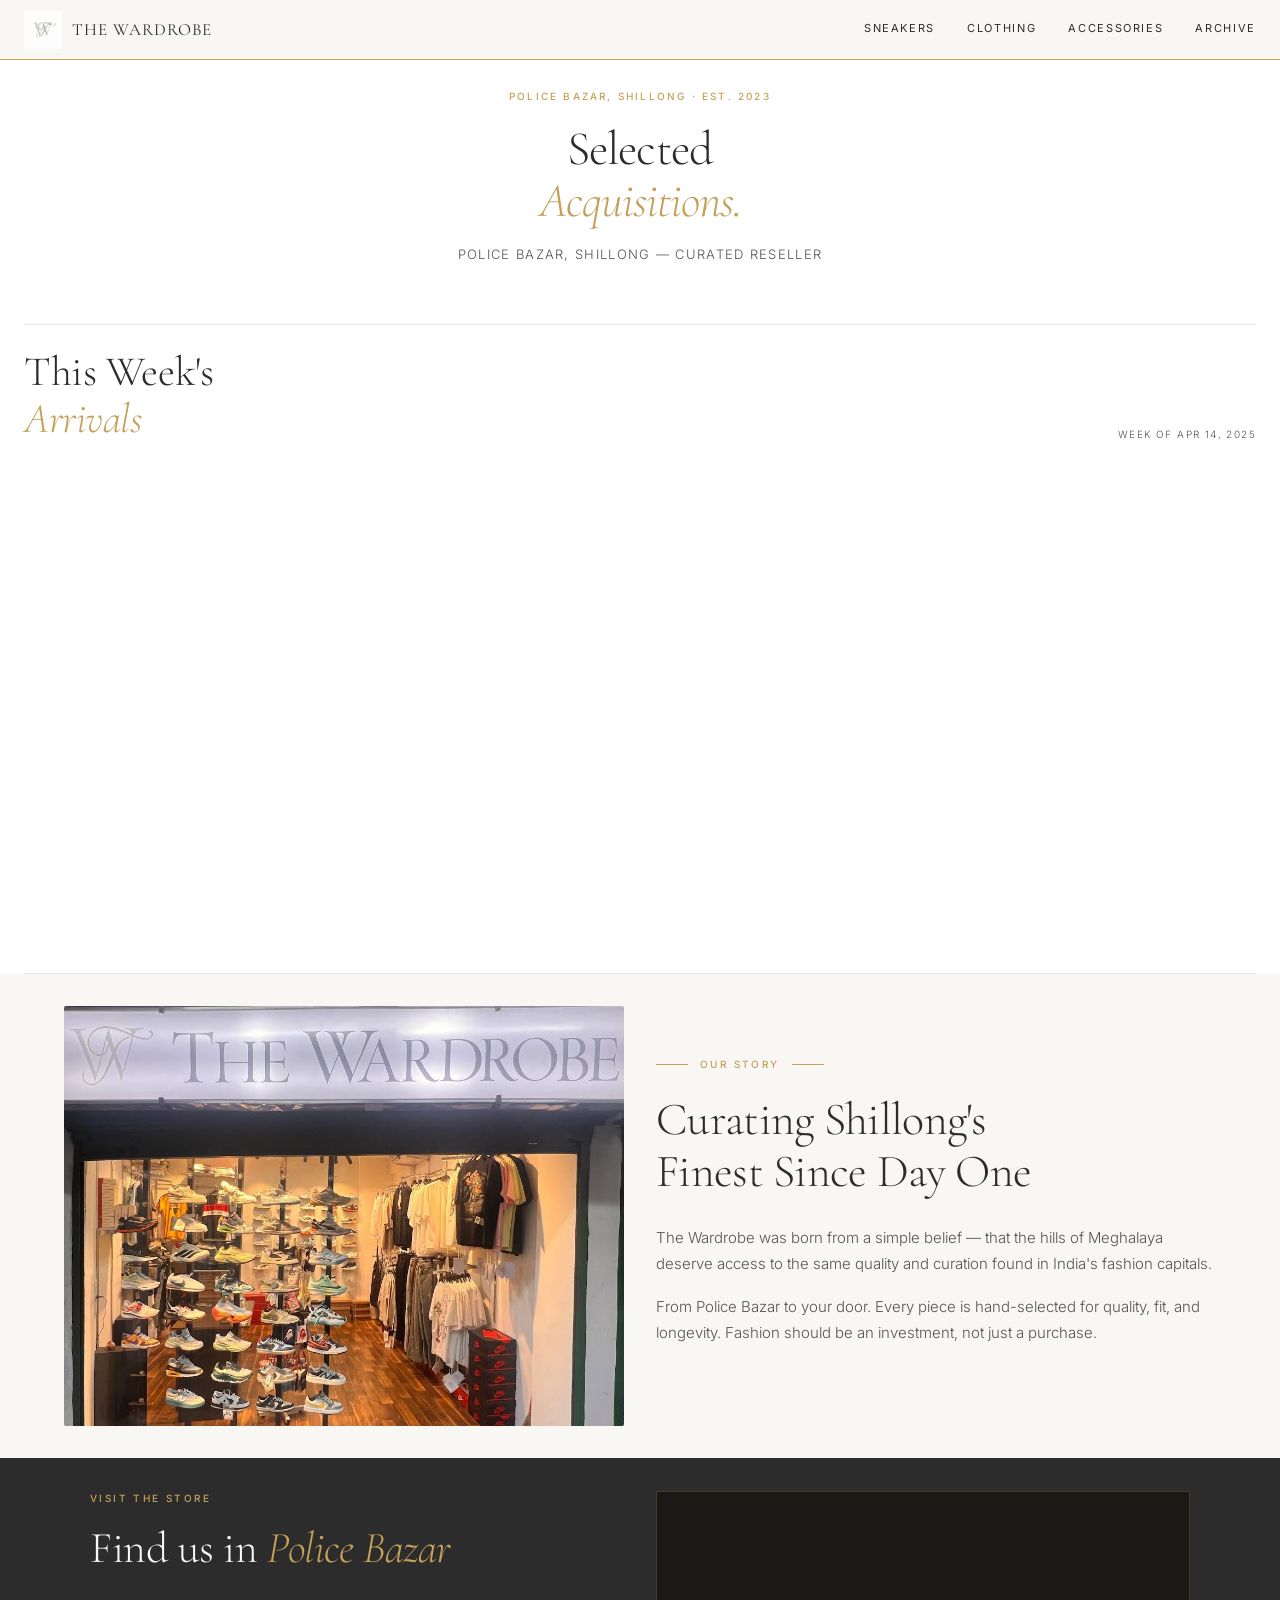
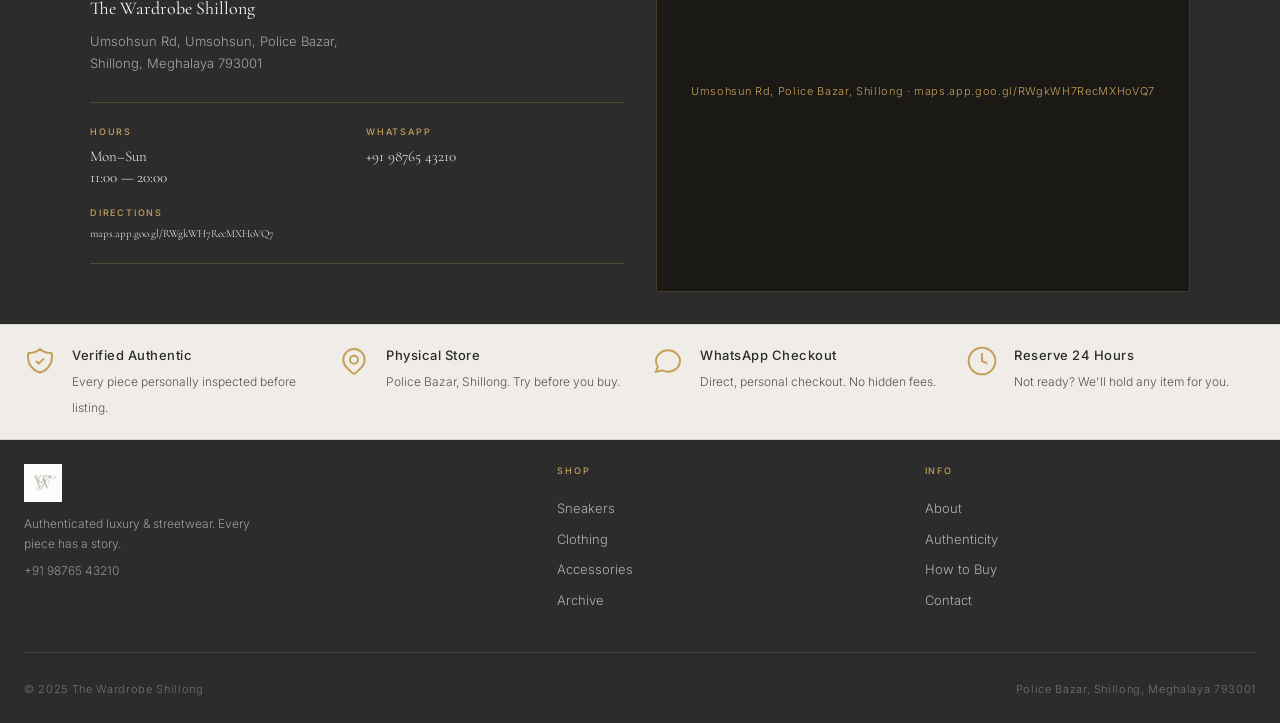
<file: design reference/x/index-print.html>
<!DOCTYPE html>
<html lang="en">
<head>
  <meta charset="UTF-8">
  <meta name="viewport" content="width=device-width, initial-scale=1.0">
  <title>The Wardrobe Shillong — Homepage</title>
  <link rel="stylesheet" href="css/style.css">
  <style>
    @page { size: A4 portrait; margin: 1cm 1.2cm; }

    * { -webkit-print-color-adjust: exact !important; print-color-adjust: exact !important; }

    /* Hide interactive/overlay elements */
    .nav-menu-btn, .nav-search-btn, .nav-cart-btn,
    .nav-drawer, .cart-drawer, .cart-overlay,
    .search-overlay, .marquee-bar,
    .hero-cta-row, .story-cta,
    .visit-actions, .visit-map iframe,
    .footer-wa, .btn, a.btn,
    .section-link, #toast { display: none !important; }

    /* Reset body for print */
    body { background: #fff !important; }
    main { padding-top: 0 !important; }

    /* NAV — static print header */
    .nav {
      position: static !important;
      box-shadow: none !important;
      border-bottom: 1.5px solid #C5A059 !important;
      padding: 12px 24px !important;
      break-inside: avoid;
    }
    .nav-links-desktop { display: flex !important; }

    /* HERO — compact */
    .hero {
      padding: 28px 24px 20px !important;
      break-after: avoid;
    }
    .hero::before { display: none; }
    .hero-title { font-size: 48px !important; }

    /* SECTION */
    .section { padding: 24px !important; break-inside: avoid; }

    /* PRODUCT GRID — 4 columns, smaller */
    .product-grid {
      grid-template-columns: repeat(4, 1fr) !important;
      gap: 14px !important;
    }
    .product-card { break-inside: avoid; }
    .product-card-image { aspect-ratio: 3/4 !important; }
    .product-card-image img { object-fit: cover; }

    /* STORY */
    .story-section { padding: 32px 0 !important; break-before: page; }
    .story-grid { gap: 32px !important; padding: 0 24px !important; }
    .story-image { aspect-ratio: 4/3 !important; }

    /* VISIT */
    .visit-section { padding: 32px 24px !important; break-before: avoid; }
    .visit-inner { gap: 32px !important; }
    .visit-map {
      aspect-ratio: 4/3 !important;
      background: #1a1916 !important;
      display: flex; align-items: center; justify-content: center;
    }
    .visit-map::after {
      content: 'Umsohsun Rd, Police Bazar, Shillong · maps.app.goo.gl/RWgkWH7RecMXHoVQ7';
      color: #C5A059;
      font-size: 11px;
      letter-spacing: 0.06em;
      text-align: center;
      padding: 16px;
    }

    /* TRUST BAR */
    .trust-bar {
      flex-direction: row !important;
      flex-wrap: wrap !important;
      break-inside: avoid;
      padding: 20px 24px !important;
    }
    .trust-item { min-width: 200px !important; }

    /* CATEGORY TILES */
    .section:last-child { break-inside: avoid; }

    /* DIVIDERS */
    .divider { margin: 0 24px !important; }

    /* FOOTER */
    .footer {
      break-before: avoid;
      padding: 24px !important;
    }
    .footer-top { grid-template-columns: 1.5fr 1fr 1fr !important; }

    /* FADE-IN — show everything statically */
    .fade-in { opacity: 1 !important; transform: none !important; }

    /* ANIMATIONS — kill */
    .marquee-track { animation: none !important; }
    * { animation: none !important; transition: none !important; }
  </style>
</head>
<body>

<!-- NAV -->
<nav class="nav" id="main-nav">
  <a href="index.html" class="nav-logo">
    <div class="nav-monogram"></div>
    <div class="nav-wordmark">The Wardrobe</div>
  </a>
  <div class="nav-links-desktop">
    <a href="sneakers.html" style="font-family:Inter">Sneakers</a>
    <a href="clothing.html" style="font-family:Inter">Clothing</a>
    <a href="accessories.html" style="font-family:Inter">Accessories</a>
    <a href="archive.html" style="font-family:Inter">Archive</a>
  </div>
</nav>

<main>

  <!-- HERO -->
  <section class="hero">
    <p class="hero-eyebrow">Police Bazar, Shillong · Est. 2023</p>
    <h1 class="hero-title">Selected<br><em>Acquisitions.</em></h1>
    <p class="hero-subtitle">Police Bazar, Shillong — Curated Reseller</p>
  </section>

  <div class="divider"></div>

  <!-- NEW ARRIVALS — static cards -->
  <section class="section">
    <div class="section-header">
      <div>
        <h2 class="section-title">This Week's<br><em>Arrivals</em></h2>
      </div>
      <div style="text-align:right;">
        <div class="section-date">Week of Apr 14, 2025</div>
      </div>
    </div>

    <div class="product-grid">

      <!-- AJ1 Chicago -->
      <article class="product-card">
        <div class="product-card-image">
          <span class="product-card-badge badge-new">New</span>
          <img src="uploads/EditsbyAhmar02_e01f5772-77f7-4827-af5c-d5fa5934ec51.webp" alt="Air Jordan 1 Chicago">
        </div>
        <div class="product-card-info">
          <div class="product-card-brand">Jordan</div>
          <div class="product-card-name">Air Jordan 1 Retro High OG 'Chicago' 2025</div>
          <div class="product-card-price">₹28,500</div>
        </div>
      </article>

      <!-- Chrome Hearts Tee -->
      <article class="product-card">
        <div class="product-card-image">
          <span class="product-card-badge badge-new">New</span>
          <img src="uploads/O1CN01BiJqeb1arvKkJY98p__2218394303384-0-cib.jpg" alt="Chrome Hearts Tee">
        </div>
        <div class="product-card-info">
          <div class="product-card-brand">Chrome Hearts</div>
          <div class="product-card-name">Chrome Hearts Cross Patch Tee</div>
          <div class="product-card-price">₹32,000</div>
        </div>
      </article>

      <!-- Cartier -->
      <article class="product-card">
        <div class="product-card-image">
          <span class="product-card-badge badge-new">New</span>
          <img src="uploads/62d0a61b54015ce0b0811c73a61a2e81.avif" alt="Cartier Santos-Dumont">
        </div>
        <div class="product-card-info">
          <div class="product-card-brand">Cartier</div>
          <div class="product-card-name">Cartier Santos-Dumont Eyeglasses</div>
          <div class="product-card-price">₹65,000</div>
        </div>
      </article>

      <!-- LV Belt -->
      <article class="product-card">
        <div class="product-card-image">
          <span class="product-card-badge badge-new">New</span>
          <img src="uploads/louis-vuitton-lv-initiales-40mm-reversible-belt--M0159T_PM2_Front view.avif" alt="LV Belt">
        </div>
        <div class="product-card-info">
          <div class="product-card-brand">Louis Vuitton</div>
          <div class="product-card-name">Louis Vuitton Initiales Belt 40mm</div>
          <div class="product-card-price">₹42,000</div>
        </div>
      </article>

    </div>
  </section>

  <div class="divider"></div>

  <!-- OUR STORY -->
  <section class="story-section">
    <div class="story-grid">
      <div class="story-image">
        <img src="images/storefront.jpg" alt="The Wardrobe storefront">
      </div>
      <div class="story-content">
        <div class="story-eyebrow"><span>Our Story</span></div>
        <h2 class="story-title">Curating Shillong's<br>Finest Since Day One</h2>
        <div class="story-body">
          <p>The Wardrobe was born from a simple belief — that the hills of Meghalaya deserve access to the same quality and curation found in India's fashion capitals.</p>
          <p>From Police Bazar to your door. Every piece is hand-selected for quality, fit, and longevity. Fashion should be an investment, not just a purchase.</p>
        </div>
      </div>
    </div>
  </section>

  <!-- VISIT -->
  <section class="visit-section">
    <div class="visit-inner">
      <div class="visit-content">
        <p class="visit-eyebrow">Visit the Store</p>
        <h2 class="visit-title">Find us in <em>Police Bazar</em></h2>
        <p class="visit-address">The Wardrobe Shillong</p>
        <p class="visit-address-sub">Umsohsun Rd, Umsohsun, Police Bazar,<br>Shillong, Meghalaya 793001</p>
        <div class="visit-meta">
          <div class="visit-meta-block">
            <p class="label">Hours</p>
            <p class="value">Mon–Sun<br>11:00 — 20:00</p>
          </div>
          <div class="visit-meta-block">
            <p class="label">WhatsApp</p>
            <p class="value">+91 98765 43210</p>
          </div>
          <div class="visit-meta-block">
            <p class="label">Directions</p>
            <p class="value" style="font-size:11px;word-break:break-all;">maps.app.goo.gl/RWgkWH7RecMXHoVQ7</p>
          </div>
        </div>
      </div>
      <div class="visit-map"></div>
    </div>
  </section>

  <!-- TRUST BAR -->
  <div class="trust-bar">
    <div class="trust-item">
      <svg class="trust-icon" viewBox="0 0 24 24" fill="none" stroke="currentColor" stroke-width="1.5"><path d="M9 12l2 2 4-4m5.618-4.016A11.955 11.955 0 0112 2.944a11.955 11.955 0 01-8.618 3.04A12.02 12.02 0 003 9c0 5.591 3.824 10.29 9 11.622 5.176-1.332 9-6.03 9-11.622 0-1.042-.133-2.052-.382-3.016z"/></svg>
      <div class="trust-item-text"><strong>Verified Authentic</strong><span>Every piece personally inspected before listing.</span></div>
    </div>
    <div class="trust-item">
      <svg class="trust-icon" viewBox="0 0 24 24" fill="none" stroke="currentColor" stroke-width="1.5"><path d="M17.657 16.657L13.414 20.9a1.998 1.998 0 01-2.827 0l-4.244-4.243a8 8 0 1111.314 0z"/><path d="M15 11a3 3 0 11-6 0 3 3 0 016 0z"/></svg>
      <div class="trust-item-text"><strong>Physical Store</strong><span>Police Bazar, Shillong. Try before you buy.</span></div>
    </div>
    <div class="trust-item">
      <svg class="trust-icon" viewBox="0 0 24 24" fill="none" stroke="currentColor" stroke-width="1.5"><path d="M8 12h.01M12 12h.01M16 12h.01M21 12c0 4.418-4.03 8-9 8a9.863 9.863 0 01-4.255-.949L3 20l1.395-3.72C3.512 15.042 3 13.574 3 12c0-4.418 4.03-8 9-8s9 3.582 9 8z"/></svg>
      <div class="trust-item-text"><strong>WhatsApp Checkout</strong><span>Direct, personal checkout. No hidden fees.</span></div>
    </div>
    <div class="trust-item">
      <svg class="trust-icon" viewBox="0 0 24 24" fill="none" stroke="currentColor" stroke-width="1.5"><circle cx="12" cy="12" r="10"/><polyline points="12 6 12 12 16 14"/></svg>
      <div class="trust-item-text"><strong>Reserve 24 Hours</strong><span>Not ready? We'll hold any item for you.</span></div>
    </div>
  </div>

</main>

<!-- FOOTER -->
<footer class="footer">
  <div class="footer-top">
    <div class="footer-brand">
      <div class="nav-monogram"></div>
      <p style="margin-top:12px;">Authenticated luxury &amp; streetwear. Every piece has a story.</p>
      <p style="margin-top:8px;font-size:12px;color:rgba(249,247,244,0.5);">+91 98765 43210</p>
    </div>
    <div class="footer-nav">
      <h4>Shop</h4>
      <a href="#">Sneakers</a><a href="#">Clothing</a><a href="#">Accessories</a><a href="#">Archive</a>
    </div>
    <div class="footer-nav">
      <h4>Info</h4>
      <a href="#">About</a><a href="#">Authenticity</a><a href="#">How to Buy</a><a href="#">Contact</a>
    </div>
  </div>
  <div class="footer-bottom">
    <span>© 2025 The Wardrobe Shillong</span>
    <span>Police Bazar, Shillong, Meghalaya 793001</span>
  </div>
</footer>

<script src="js/products.js?v=2"></script>
<script>
  // Auto-print once fonts + images loaded
  document.fonts.ready.then(function() {
    var imgs = Array.from(document.images);
    var loaded = imgs.filter(function(i) { return i.complete; }).length;
    if (loaded === imgs.length) {
      setTimeout(function() { window.print(); }, 600);
    } else {
      var remaining = imgs.length - loaded;
      imgs.forEach(function(img) {
        if (!img.complete) {
          img.addEventListener('load', function() {
            remaining--;
            if (remaining <= 0) setTimeout(function() { window.print(); }, 600);
          });
          img.addEventListener('error', function() {
            remaining--;
            if (remaining <= 0) setTimeout(function() { window.print(); }, 600);
          });
        }
      });
    }
  });
</script>
</body>
</html>
</file>
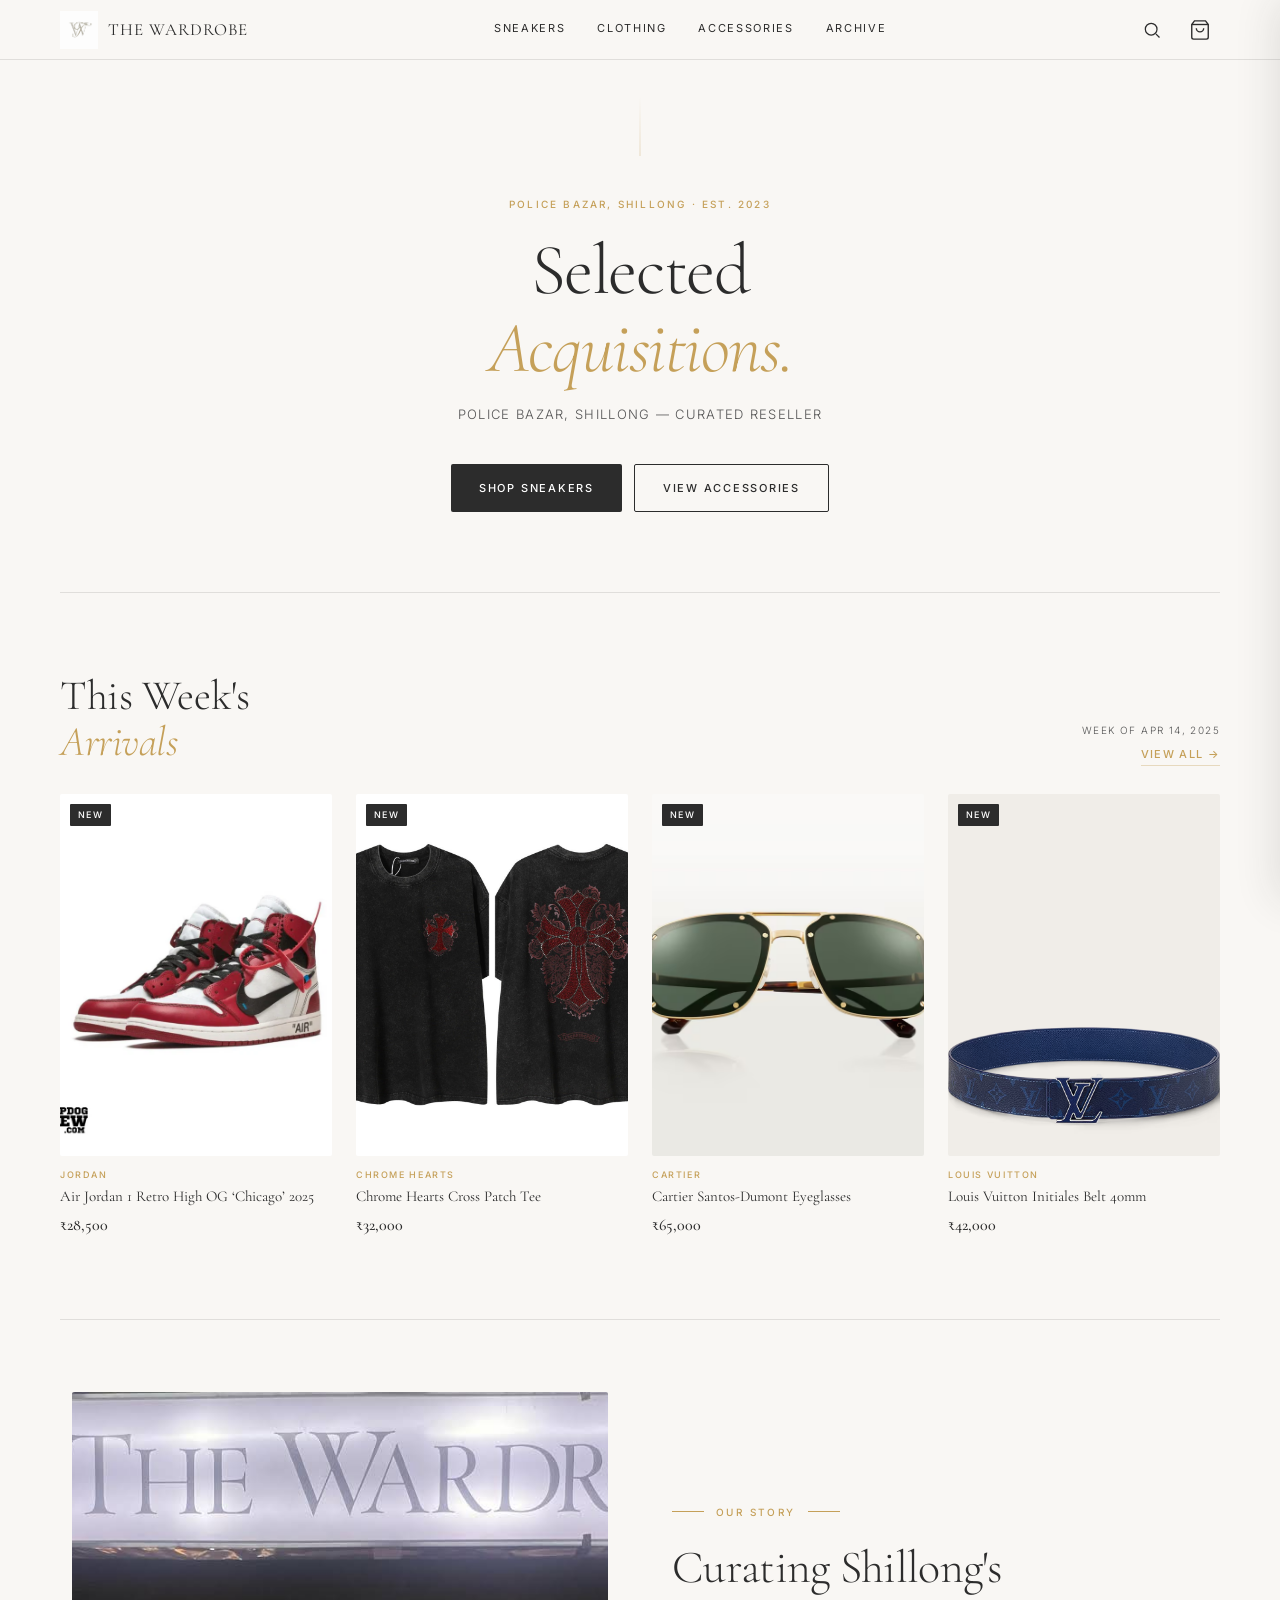
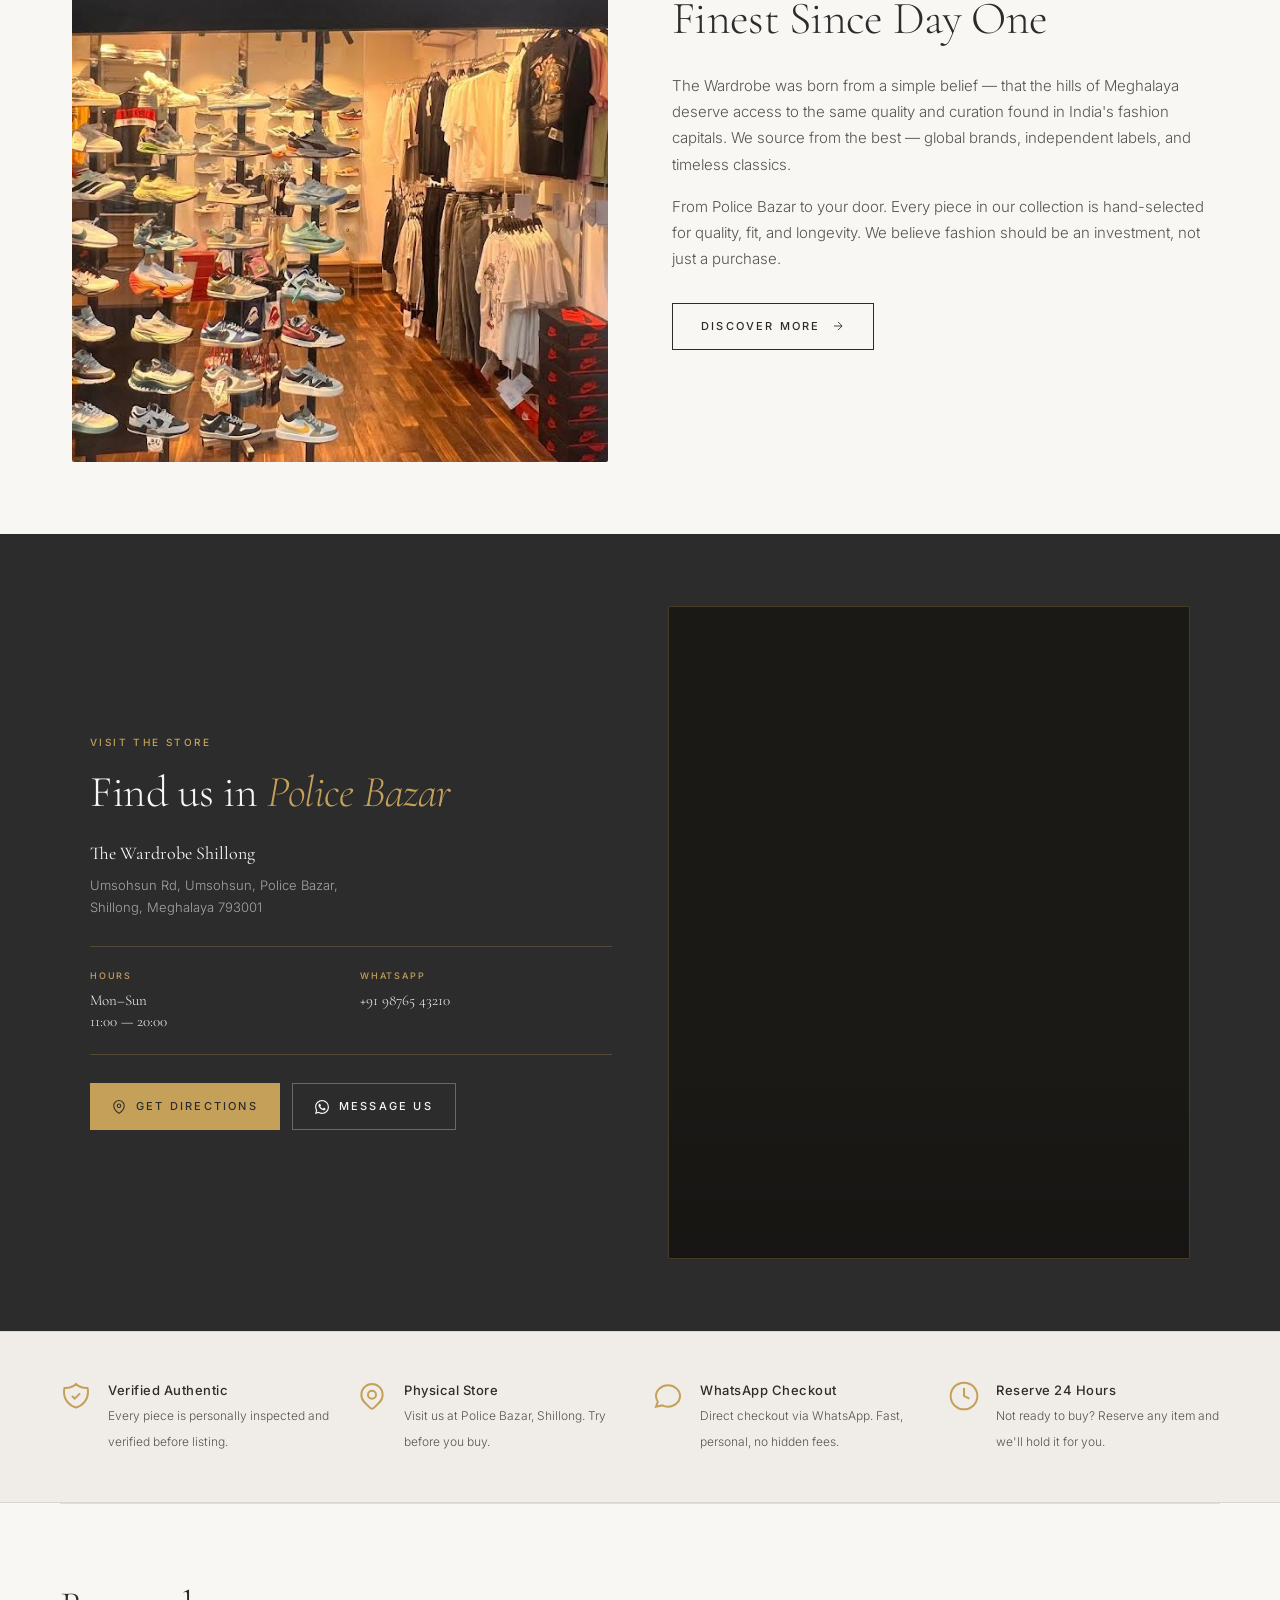
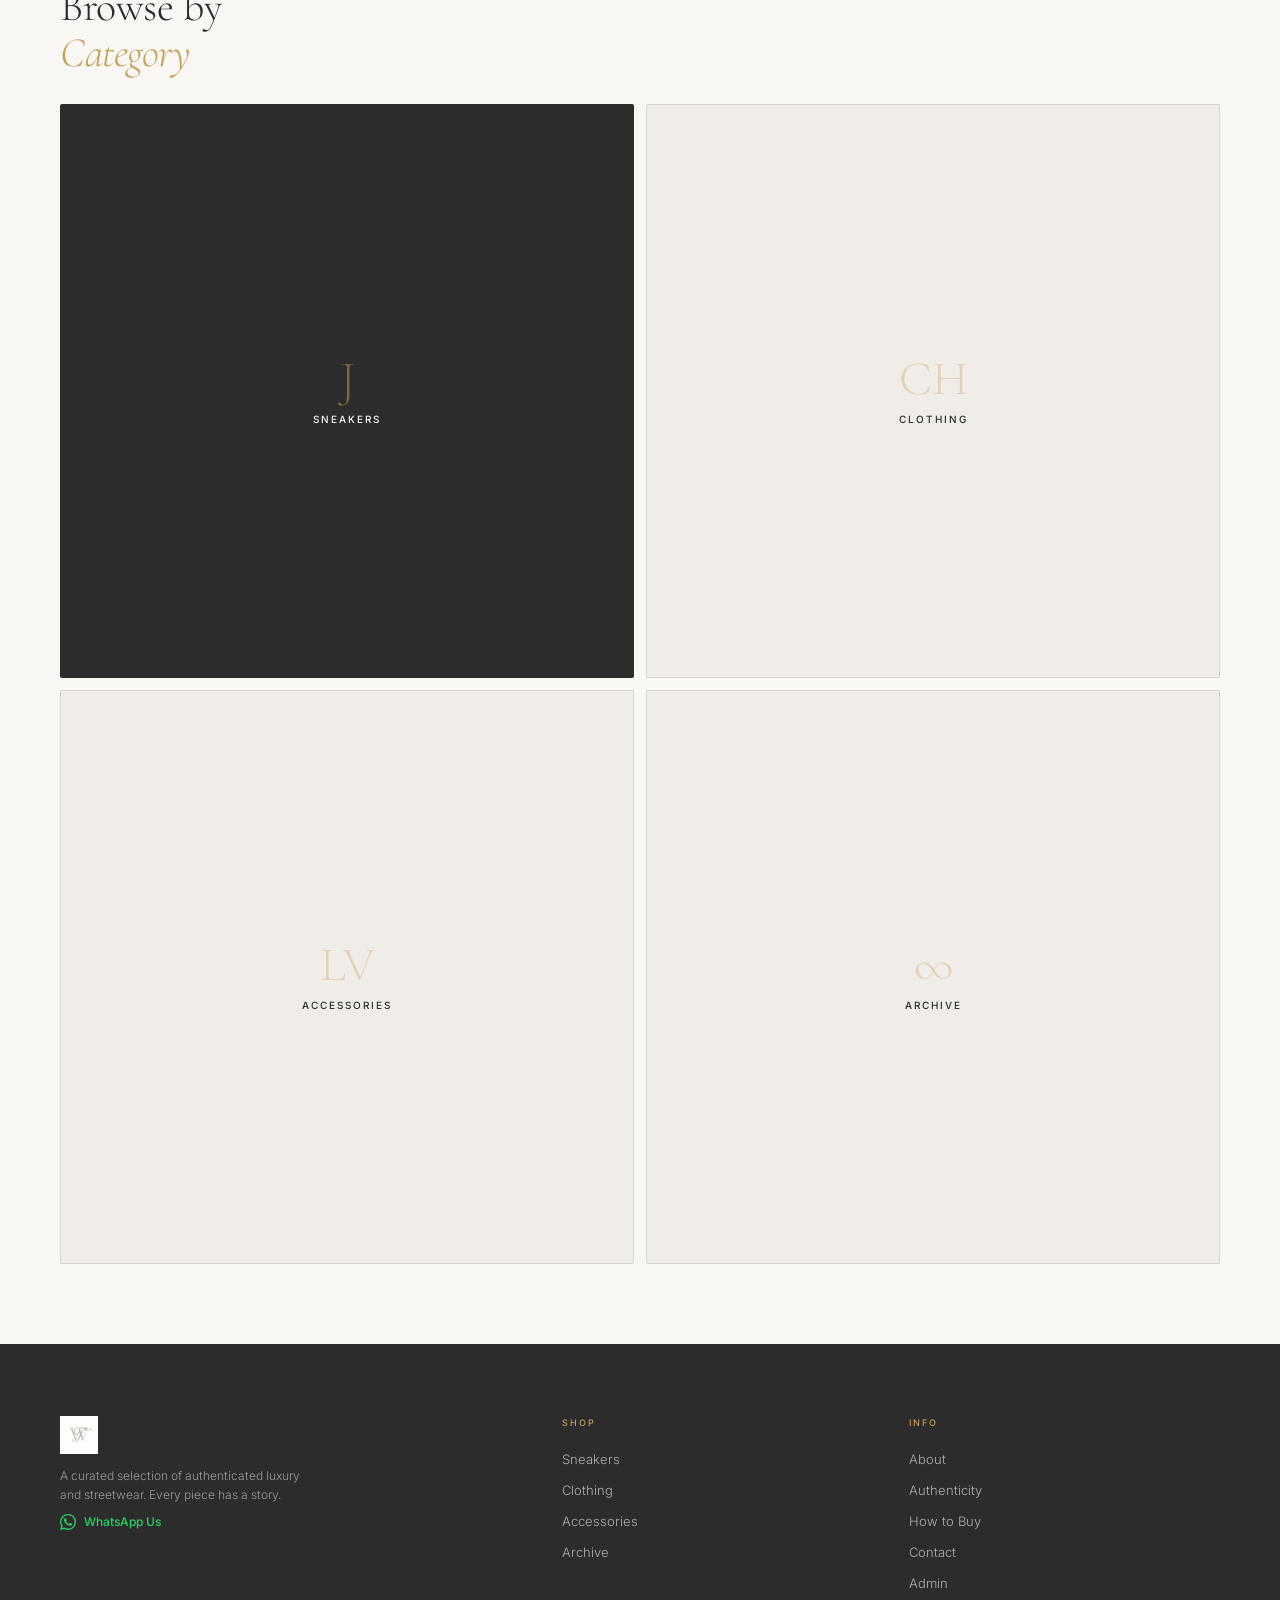
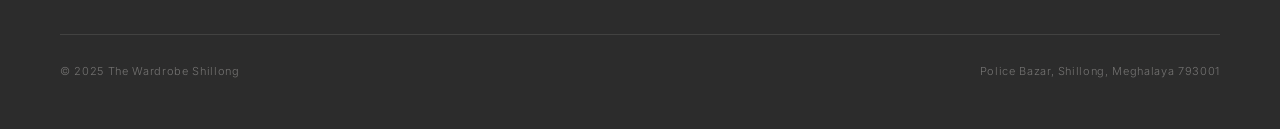
<file: design reference/x/index-standalone.html>
<!DOCTYPE html>
<html lang="en">
<head>
  <meta charset="UTF-8">
  <meta name="viewport" content="width=device-width, initial-scale=1.0">
  <title>The Wardrobe Shillong — Curated Reseller, Police Bazar</title>
  <meta name="description" content="Selected acquisitions. Nike, Jordan, Chrome Hearts, Louis Vuitton, Cartier. Police Bazar, Shillong.">

  <meta name="ext-resource-dependency" content="uploads/EditsbyAhmar02_e01f5772-77f7-4827-af5c-d5fa5934ec51.webp" data-resource-id="img0" />
  <meta name="ext-resource-dependency" content="uploads/EditsbyAhmar01_26606013-c06f-4e2a-a961-b7161036215a.webp" data-resource-id="img1" />
  <meta name="ext-resource-dependency" content="uploads/O1CN01BiJqeb1arvKkJY98p__2218394303384-0-cib.jpg" data-resource-id="img2" />
  <meta name="ext-resource-dependency" content="uploads/O1CN01NLtj2Y1arvKhjn6ST__2218394303384-0-cib.jpg" data-resource-id="img3" />
  <meta name="ext-resource-dependency" content="uploads/62d0a61b54015ce0b0811c73a61a2e81.avif" data-resource-id="img4" />
  <meta name="ext-resource-dependency" content="uploads/eeeb0578a3e355659f57b9584f0d9f60.avif" data-resource-id="img5" />
  <meta name="ext-resource-dependency" content="uploads/beb3a404705354209943aee57dd21f27.avif" data-resource-id="img6" />
  <meta name="ext-resource-dependency" content="uploads/33a4128a45c35ed7aaf235477500ff92.jpg" data-resource-id="img7" />
  <meta name="ext-resource-dependency" content="uploads/louis-vuitton-lv-initiales-40mm-reversible-belt--M0159T_PM2_Front view.avif" data-resource-id="img8" />
  <meta name="ext-resource-dependency" content="uploads/louis-vuitton-lv-initiales-40mm-reversible-belt--M0159T_PM1_Side view.avif" data-resource-id="img9" />
  <meta name="ext-resource-dependency" content="uploads/louis-vuitton-lv-initiales-40mm-reversible-belt--M0159T_PM1_Worn view.avif" data-resource-id="img10" />

  <link rel="stylesheet" href="css/style.css">

  <template id="__bundler_thumbnail" data-bg-color="#f9f7f4">
    <svg viewBox="0 0 400 400" xmlns="http://www.w3.org/2000/svg">
      <rect width="400" height="400" fill="#f9f7f4"/>
      <text x="200" y="180" text-anchor="middle" font-family="Georgia, serif" font-size="72" font-weight="300" fill="#c5a059" font-style="italic">W</text>
      <line x1="120" y1="220" x2="280" y2="220" stroke="#c5a059" stroke-width="1"/>
      <text x="200" y="252" text-anchor="middle" font-family="Georgia, serif" font-size="20" letter-spacing="3" fill="#1c1b18">THE WARDROBE</text>
      <text x="200" y="278" text-anchor="middle" font-family="sans-serif" font-size="11" letter-spacing="4" fill="#6b6962">SHILLONG</text>
    </svg>
  </template>
</head>
<body>

<!-- ── NAVIGATION ── -->
<nav class="nav" id="main-nav">
  <a href="index.html" class="nav-logo" aria-label="The Wardrobe Shillong">
    <div class="nav-monogram"></div><div class="nav-wordmark">The Wardrobe</div>
  </a>

  <div class="nav-links-desktop">
    <a href="sneakers.html" style="font-family: Inter">Sneakers</a>
    <a href="clothing.html" style="font-family: Inter">Clothing</a>
    <a href="accessories.html" style="font-family: Inter">Accessories</a>
    <a href="archive.html" style="font-family: Inter">Archive</a>
  </div>

  <div class="nav-actions">
    <button class="nav-search-btn" id="nav-search-btn" aria-label="Search">
      <svg viewBox="0 0 24 24" fill="none" stroke="currentColor" stroke-width="1.5"><circle cx="11" cy="11" r="7"/><line x1="21" y1="21" x2="16.65" y2="16.65"/></svg>
    </button>
    <button class="nav-cart-btn" aria-label="Open bag">
      <svg viewBox="0 0 24 24" fill="none" stroke="currentColor" stroke-width="1.5">
        <path d="M6 2L3 6v14a2 2 0 002 2h14a2 2 0 002-2V6l-3-4z"/>
        <line x1="3" y1="6" x2="21" y2="6"/>
        <path d="M16 10a4 4 0 01-8 0"/>
      </svg>
      <span class="cart-count" id="cart-count"></span>
    </button>
    <button class="nav-menu-btn" id="menu-btn" aria-label="Menu">
      <span></span><span></span><span></span>
    </button>
  </div>
</nav>

<!-- ── MOBILE DRAWER ── -->
<div class="nav-drawer" id="nav-drawer">
  <nav class="nav-drawer-links">
    <a href="sneakers.html">Sneakers <svg viewBox="0 0 24 24" fill="none" stroke="currentColor" stroke-width="1.5"><path d="M5 12h14M12 5l7 7-7 7"/></svg></a>
    <a href="clothing.html">Clothing <svg viewBox="0 0 24 24" fill="none" stroke="currentColor" stroke-width="1.5"><path d="M5 12h14M12 5l7 7-7 7"/></svg></a>
    <a href="accessories.html">Accessories <svg viewBox="0 0 24 24" fill="none" stroke="currentColor" stroke-width="1.5"><path d="M5 12h14M12 5l7 7-7 7"/></svg></a>
    <a href="archive.html">Archive <svg viewBox="0 0 24 24" fill="none" stroke="currentColor" stroke-width="1.5"><path d="M5 12h14M12 5l7 7-7 7"/></svg></a>
    <a href="about.html">About <svg viewBox="0 0 24 24" fill="none" stroke="currentColor" stroke-width="1.5"><path d="M5 12h14M12 5l7 7-7 7"/></svg></a>
    <a href="authenticity.html">Authenticity <svg viewBox="0 0 24 24" fill="none" stroke="currentColor" stroke-width="1.5"><path d="M5 12h14M12 5l7 7-7 7"/></svg></a>
    <a href="how-to-buy.html">How to Buy <svg viewBox="0 0 24 24" fill="none" stroke="currentColor" stroke-width="1.5"><path d="M5 12h14M12 5l7 7-7 7"/></svg></a>
    <a href="contact.html">Contact <svg viewBox="0 0 24 24" fill="none" stroke="currentColor" stroke-width="1.5"><path d="M5 12h14M12 5l7 7-7 7"/></svg></a>
  </nav>
  <div class="nav-drawer-footer">
    <p>Police Bazar, Shillong, Meghalaya</p>
    <p style="margin-top:4px;">WhatsApp: +91 98765 43210</p>
  </div>
</div>

<!-- ── MARQUEE ── -->
<div class="marquee-bar">
  <div class="marquee-track">
    <span>New Arrivals Weekly</span><span class="dot">·</span>
    <span>Verified Authentic</span><span class="dot">·</span>
    <span>Jordan &amp; Nike</span><span class="dot">·</span>
    <span>Chrome Hearts</span><span class="dot">·</span>
    <span>Louis Vuitton</span><span class="dot">·</span>
    <span>Cartier</span><span class="dot">·</span>
    <span>Police Bazar, Shillong</span><span class="dot">·</span>
    <span>New Arrivals Weekly</span><span class="dot">·</span>
    <span>Verified Authentic</span><span class="dot">·</span>
    <span>Jordan &amp; Nike</span><span class="dot">·</span>
    <span>Chrome Hearts</span><span class="dot">·</span>
    <span>Louis Vuitton</span><span class="dot">·</span>
    <span>Cartier</span><span class="dot">·</span>
    <span>Police Bazar, Shillong</span><span class="dot">·</span>
  </div>
</div>

<!-- ── MAIN ── -->
<main>

  <!-- HERO -->
  <section class="hero">
    <p class="hero-eyebrow">Police Bazar, Shillong · Est. 2023</p>
    <h1 class="hero-title">
      Selected<br>
      <em>Acquisitions.</em>
    </h1>
    <p class="hero-subtitle">Police Bazar, Shillong — Curated Reseller</p>
    <div class="hero-cta-row">
      <a href="sneakers.html" class="btn btn-primary">Shop Sneakers</a>
      <a href="accessories.html" class="btn btn-outline">View Accessories</a>
    </div>
  </section>

  <div class="divider"></div>

  <!-- NEW ARRIVALS -->
  <section class="section">
    <div class="section-header fade-in">
      <div>
        <h2 class="section-title">This Week's<br><em>Arrivals</em></h2>
      </div>
      <div style="text-align:right;">
        <div class="section-date">Week of Apr 14, 2025</div>
        <a href="sneakers.html" class="section-link mt-8" style="display:inline-block;">View All →</a>
      </div>
    </div>

    <div class="product-grid" id="product-grid" data-featured="true">
      <!-- Loaded by JS -->
      <div style="grid-column:1/-1;padding:60px 0;text-align:center;color:var(--charcoal-mid);font-size:13px;">Loading…</div>
    </div>
  </section>

  <div class="divider"></div>

  <!-- ── OUR STORY ── -->
  <section class="story-section fade-in">
    <div class="story-grid">
      <div class="story-image">
        <img src="images/storefront.jpg" alt="The Wardrobe storefront, Police Bazar Shillong" loading="lazy">
      </div>
      <div class="story-content">
        <div class="story-eyebrow"><span>Our Story</span></div>
        <h2 class="story-title">Curating Shillong's<br>Finest Since Day One</h2>
        <div class="story-body">
          <p>The Wardrobe was born from a simple belief — that the hills of Meghalaya deserve access to the same quality and curation found in India's fashion capitals. We source from the best — global brands, independent labels, and timeless classics.</p>
          <p>From Police Bazar to your door. Every piece in our collection is hand-selected for quality, fit, and longevity. We believe fashion should be an investment, not just a purchase.</p>
        </div>
        <a href="about.html" class="story-cta">
          Discover More
          <svg viewBox="0 0 24 24" fill="none" stroke="currentColor" stroke-width="1.5"><path d="M5 12h14M12 5l7 7-7 7"/></svg>
        </a>
      </div>
    </div>
  </section>

  <!-- ── VISIT US ── -->
  <section class="visit-section fade-in">
    <div class="visit-inner">
      <div class="visit-content">
        <p class="visit-eyebrow">Visit the Store</p>
        <h2 class="visit-title">Find us in <em>Police Bazar</em></h2>
        <p class="visit-address">The Wardrobe Shillong</p>
        <p class="visit-address-sub">Umsohsun Rd, Umsohsun, Police Bazar,<br>Shillong, Meghalaya 793001</p>
        <div class="visit-meta">
          <div class="visit-meta-block">
            <p class="label">Hours</p>
            <p class="value">Mon–Sun<br>11:00 — 20:00</p>
          </div>
          <div class="visit-meta-block">
            <p class="label">WhatsApp</p>
            <p class="value"><a href="https://wa.me/919876543210" target="_blank">+91 98765 43210</a></p>
          </div>
        </div>
        <div class="visit-actions">
          <a href="https://maps.app.goo.gl/RWgkWH7RecMXHoVQ7" target="_blank" rel="noopener" class="visit-btn visit-btn-primary">
            <svg viewBox="0 0 24 24" fill="none" stroke="currentColor" stroke-width="1.8"><path d="M21 10c0 7-9 13-9 13s-9-6-9-13a9 9 0 0118 0z"/><circle cx="12" cy="10" r="3"/></svg>
            Get Directions
          </a>
          <a href="https://wa.me/919876543210" target="_blank" rel="noopener" class="visit-btn visit-btn-ghost">
            <svg viewBox="0 0 24 24" fill="currentColor"><path d="M17.472 14.382c-.297-.149-1.758-.867-2.03-.967-.273-.099-.471-.148-.67.15-.197.297-.767.966-.94 1.164-.173.199-.347.223-.644.075-.297-.15-1.255-.463-2.39-1.475-.883-.788-1.48-1.761-1.653-2.059-.173-.297-.018-.458.13-.606.134-.133.298-.347.446-.52.149-.174.198-.298.298-.497.099-.198.05-.371-.025-.52-.075-.149-.669-1.612-.916-2.207-.242-.579-.487-.5-.669-.51-.173-.008-.371-.01-.57-.01-.198 0-.52.074-.792.372-.272.297-1.04 1.016-1.04 2.479 0 1.462 1.065 2.875 1.213 3.074.149.198 2.096 3.2 5.077 4.487.709.306 1.262.489 1.694.625.712.227 1.36.195 1.871.118.571-.085 1.758-.719 2.006-1.413.248-.694.248-1.289.173-1.413-.074-.124-.272-.198-.57-.347m-5.421 7.403h-.004a9.87 9.87 0 01-5.031-1.378l-.361-.214-3.741.982.998-3.648-.235-.374a9.86 9.86 0 01-1.51-5.26c.001-5.45 4.436-9.884 9.888-9.884 2.64 0 5.122 1.03 6.988 2.898a9.825 9.825 0 012.893 6.994c-.003 5.45-4.437 9.884-9.885 9.884m8.413-18.297A11.815 11.815 0 0012.05 0C5.495 0 .16 5.335.157 11.892c0 2.096.547 4.142 1.588 5.945L.057 24l6.305-1.654a11.882 11.882 0 005.683 1.448h.005c6.554 0 11.89-5.335 11.893-11.893a11.821 11.821 0 00-3.48-8.413"/></svg>
            Message Us
          </a>
        </div>
      </div>
      <div class="visit-map">
        <iframe src="https://www.google.com/maps?q=The+Wardrobe+Shillong,+Umsohsun+Rd,+Police+Bazar,+Shillong,+Meghalaya+793001&output=embed" loading="lazy" referrerpolicy="no-referrer-when-downgrade" title="The Wardrobe Shillong on Google Maps"></iframe>
        <div class="visit-map-overlay"></div>
      </div>
    </div>
  </section>

  <!-- TRUST BAR -->
  <div class="trust-bar fade-in">
    <div class="trust-item">
      <svg class="trust-icon" viewBox="0 0 24 24" fill="none" stroke="currentColor" stroke-width="1.5">
        <path d="M9 12l2 2 4-4m5.618-4.016A11.955 11.955 0 0112 2.944a11.955 11.955 0 01-8.618 3.04A12.02 12.02 0 003 9c0 5.591 3.824 10.29 9 11.622 5.176-1.332 9-6.03 9-11.622 0-1.042-.133-2.052-.382-3.016z"/>
      </svg>
      <div class="trust-item-text">
        <strong>Verified Authentic</strong>
        <span>Every piece is personally inspected and verified before listing.</span>
      </div>
    </div>
    <div class="trust-item">
      <svg class="trust-icon" viewBox="0 0 24 24" fill="none" stroke="currentColor" stroke-width="1.5">
        <path d="M17.657 16.657L13.414 20.9a1.998 1.998 0 01-2.827 0l-4.244-4.243a8 8 0 1111.314 0z"/>
        <path d="M15 11a3 3 0 11-6 0 3 3 0 016 0z"/>
      </svg>
      <div class="trust-item-text">
        <strong>Physical Store</strong>
        <span>Visit us at Police Bazar, Shillong. Try before you buy.</span>
      </div>
    </div>
    <div class="trust-item">
      <svg class="trust-icon" viewBox="0 0 24 24" fill="none" stroke="currentColor" stroke-width="1.5">
        <path d="M8 12h.01M12 12h.01M16 12h.01M21 12c0 4.418-4.03 8-9 8a9.863 9.863 0 01-4.255-.949L3 20l1.395-3.72C3.512 15.042 3 13.574 3 12c0-4.418 4.03-8 9-8s9 3.582 9 8z"/>
      </svg>
      <div class="trust-item-text">
        <strong>WhatsApp Checkout</strong>
        <span>Direct checkout via WhatsApp. Fast, personal, no hidden fees.</span>
      </div>
    </div>
    <div class="trust-item">
      <svg class="trust-icon" viewBox="0 0 24 24" fill="none" stroke="currentColor" stroke-width="1.5">
        <circle cx="12" cy="12" r="10"/>
        <polyline points="12 6 12 12 16 14"/>
      </svg>
      <div class="trust-item-text">
        <strong>Reserve 24 Hours</strong>
        <span>Not ready to buy? Reserve any item and we'll hold it for you.</span>
      </div>
    </div>
  </div>

  <div class="divider"></div>

  <!-- BROWSE BY CATEGORY -->
  <section class="section fade-in">
    <div class="section-header">
      <h2 class="section-title">Browse by<br><em>Category</em></h2>
    </div>
    <div style="display:grid;grid-template-columns:repeat(2,1fr);gap:12px;">
      <a href="sneakers.html" style="aspect-ratio:1;background:var(--charcoal);display:flex;flex-direction:column;align-items:center;justify-content:center;gap:8px;color:var(--cream);border-radius:2px;text-decoration:none;transition:opacity 0.2s;" onmouseenter="this.style.opacity=0.85" onmouseleave="this.style.opacity=1">
        <span style="font-family:var(--serif);font-size:48px;color:rgba(197,160,89,0.5);line-height:1;">J</span>
        <span style="font-size:10px;letter-spacing:0.2em;text-transform:uppercase;font-weight:500;">Sneakers</span>
      </a>
      <a href="clothing.html" style="aspect-ratio:1;background:var(--cream-dark);border:1px solid var(--border);display:flex;flex-direction:column;align-items:center;justify-content:center;gap:8px;color:var(--charcoal);border-radius:2px;text-decoration:none;transition:opacity 0.2s;" onmouseenter="this.style.opacity=0.75" onmouseleave="this.style.opacity=1">
        <span style="font-family:var(--serif);font-size:48px;color:var(--border-gold);line-height:1;">CH</span>
        <span style="font-size:10px;letter-spacing:0.2em;text-transform:uppercase;font-weight:500;">Clothing</span>
      </a>
      <a href="accessories.html" style="aspect-ratio:1;background:var(--cream-dark);border:1px solid var(--border);display:flex;flex-direction:column;align-items:center;justify-content:center;gap:8px;color:var(--charcoal);border-radius:2px;text-decoration:none;transition:opacity 0.2s;" onmouseenter="this.style.opacity=0.75" onmouseleave="this.style.opacity=1">
        <span style="font-family:var(--serif);font-size:48px;color:var(--border-gold);line-height:1;">LV</span>
        <span style="font-size:10px;letter-spacing:0.2em;text-transform:uppercase;font-weight:500;">Accessories</span>
      </a>
      <a href="archive.html" style="aspect-ratio:1;background:var(--cream-dark);border:1px solid var(--border);display:flex;flex-direction:column;align-items:center;justify-content:center;gap:8px;color:var(--charcoal);border-radius:2px;text-decoration:none;transition:opacity 0.2s;" onmouseenter="this.style.opacity=0.75" onmouseleave="this.style.opacity=1">
        <span style="font-family:var(--serif);font-size:48px;color:var(--border-gold);line-height:1;">∞</span>
        <span style="font-size:10px;letter-spacing:0.2em;text-transform:uppercase;font-weight:500;">Archive</span>
      </a>
    </div>
  </section>

</main>

<!-- ── FOOTER ── -->
<footer class="footer">
  <div class="footer-top">
    <div class="footer-brand"><div class="nav-monogram"></div>
      <p style="margin-top:12px;">A curated selection of authenticated luxury and streetwear. Every piece has a story.</p>
      <a href="https://wa.me/919876543210" class="footer-wa" target="_blank">
        <svg viewBox="0 0 24 24" fill="currentColor"><path d="M17.472 14.382c-.297-.149-1.758-.867-2.03-.967-.273-.099-.471-.148-.67.15-.197.297-.767.966-.94 1.164-.173.199-.347.223-.644.075-.297-.15-1.255-.463-2.39-1.475-.883-.788-1.48-1.761-1.653-2.059-.173-.297-.018-.458.13-.606.134-.133.298-.347.446-.52.149-.174.198-.298.298-.497.099-.198.05-.371-.025-.52-.075-.149-.669-1.612-.916-2.207-.242-.579-.487-.5-.669-.51-.173-.008-.371-.01-.57-.01-.198 0-.52.074-.792.372-.272.297-1.04 1.016-1.04 2.479 0 1.462 1.065 2.875 1.213 3.074.149.198 2.096 3.2 5.077 4.487.709.306 1.262.489 1.694.625.712.227 1.36.195 1.871.118.571-.085 1.758-.719 2.006-1.413.248-.694.248-1.289.173-1.413-.074-.124-.272-.198-.57-.347m-5.421 7.403h-.004a9.87 9.87 0 01-5.031-1.378l-.361-.214-3.741.982.998-3.648-.235-.374a9.86 9.86 0 01-1.51-5.26c.001-5.45 4.436-9.884 9.888-9.884 2.64 0 5.122 1.03 6.988 2.898a9.825 9.825 0 012.893 6.994c-.003 5.45-4.437 9.884-9.885 9.884m8.413-18.297A11.815 11.815 0 0012.05 0C5.495 0 .16 5.335.157 11.892c0 2.096.547 4.142 1.588 5.945L.057 24l6.305-1.654a11.882 11.882 0 005.683 1.448h.005c6.554 0 11.89-5.335 11.893-11.893a11.821 11.821 0 00-3.48-8.413z"/></svg>
        WhatsApp Us
      </a>
    </div>
    <div class="footer-nav">
      <h4>Shop</h4>
      <a href="sneakers.html">Sneakers</a>
      <a href="clothing.html">Clothing</a>
      <a href="accessories.html">Accessories</a>
      <a href="archive.html">Archive</a>
    </div>
    <div class="footer-nav">
      <h4>Info</h4><a href="about.html">About</a><a href="authenticity.html">Authenticity</a><a href="how-to-buy.html">How to Buy</a><a href="contact.html">Contact</a>
      <a href="admin.html">Admin</a>
    </div>
  </div>
  <div class="footer-bottom">
    <span>© 2025 The Wardrobe Shillong</span>
    <span>Police Bazar, Shillong, Meghalaya 793001</span>
  </div>
</footer>

<!-- ── CART DRAWER ── -->
<!-- ── SEARCH OVERLAY ── -->
<div class="search-overlay" id="search-overlay">
  <div class="search-header">
    <div class="search-input-wrap">
      <svg viewBox="0 0 24 24" fill="none" stroke="currentColor" stroke-width="1.5"><circle cx="11" cy="11" r="7"/><line x1="21" y1="21" x2="16.65" y2="16.65"/></svg>
      <input type="text" id="search-input" class="search-input" placeholder="Search brands, styles…" autocomplete="off">
    </div>
    <button class="search-close" id="search-close" aria-label="Close">
      <svg viewBox="0 0 24 24" fill="none" stroke="currentColor" stroke-width="1.5"><line x1="18" y1="6" x2="6" y2="18"/><line x1="6" y1="6" x2="18" y2="18"/></svg>
    </button>
  </div>
  <div class="search-results" id="search-results">
    <div class="search-empty-state">
      <div class="label">Discover</div>
      <h3>What are you looking for?</h3>
      <div class="search-suggestions">
        <button onclick="document.getElementById('search-input').value='Jordan';doSearch()">Jordan</button>
        <button onclick="document.getElementById('search-input').value='Chrome Hearts';doSearch()">Chrome Hearts</button>
        <button onclick="document.getElementById('search-input').value='Louis Vuitton';doSearch()">Louis Vuitton</button>
        <button onclick="document.getElementById('search-input').value='Cartier';doSearch()">Cartier</button>
      </div>
    </div>
  </div>
</div>
<div class="cart-overlay" id="cart-overlay"></div>
<div class="cart-drawer" id="cart-drawer">
  <div class="cart-drawer-header">
    <h2>Your Bag</h2>
    <button class="cart-close-btn" id="cart-close-btn" aria-label="Close">
      <svg viewBox="0 0 24 24" fill="none" stroke="currentColor" stroke-width="1.5">
        <line x1="18" y1="6" x2="6" y2="18"/><line x1="6" y1="6" x2="18" y2="18"/>
      </svg>
    </button>
  </div>
  <div class="cart-items" id="cart-items"></div>
  <div class="cart-footer" id="cart-footer" style="display:none;">
    <div class="cart-total-row">
      <span>Subtotal</span>
      <span class="cart-total-amount">₹0</span>
    </div>
    <div class="cart-total-row">
      <span>Shipping</span>
      <span>Confirmed via WhatsApp</span>
    </div>
    <div class="cart-total-row grand">
      <span>Total</span>
      <span class="val cart-total-amount">₹0</span>
    </div>
    <div class="cart-footer-btns">
      <button class="btn btn-whatsapp" id="btn-whatsapp-checkout">
        <svg viewBox="0 0 24 24" fill="currentColor"><path d="M17.472 14.382c-.297-.149-1.758-.867-2.03-.967-.273-.099-.471-.148-.67.15-.197.297-.767.966-.94 1.164-.173.199-.347.223-.644.075-.297-.15-1.255-.463-2.39-1.475-.883-.788-1.48-1.761-1.653-2.059-.173-.297-.018-.458.13-.606.134-.133.298-.347.446-.52.149-.174.198-.298.298-.497.099-.198.05-.371-.025-.52-.075-.149-.669-1.612-.916-2.207-.242-.579-.487-.5-.669-.51-.173-.008-.371-.01-.57-.01-.198 0-.52.074-.792.372-.272.297-1.04 1.016-1.04 2.479 0 1.462 1.065 2.875 1.213 3.074.149.198 2.096 3.2 5.077 4.487.709.306 1.262.489 1.694.625.712.227 1.36.195 1.871.118.571-.085 1.758-.719 2.006-1.413.248-.694.248-1.289.173-1.413-.074-.124-.272-.198-.57-.347m-5.421 7.403h-.004a9.87 9.87 0 01-5.031-1.378l-.361-.214-3.741.982.998-3.648-.235-.374a9.86 9.86 0 01-1.51-5.26c.001-5.45 4.436-9.884 9.888-9.884 2.64 0 5.122 1.03 6.988 2.898a9.825 9.825 0 012.893 6.994c-.003 5.45-4.437 9.884-9.885 9.884m8.413-18.297A11.815 11.815 0 0012.05 0C5.495 0 .16 5.335.157 11.892c0 2.096.547 4.142 1.588 5.945L.057 24l6.305-1.654a11.882 11.882 0 005.683 1.448h.005c6.554 0 11.89-5.335 11.893-11.893a11.821 11.821 0 00-3.48-8.413z"/></svg>
        Complete via WhatsApp
      </button>
      <button class="btn btn-outline" id="btn-reserve">Reserve for 24 Hours</button>
    </div>
    <p class="reserve-note">We'll hold your items while you arrange payment.</p>
  </div>
</div>

<script src="js/products.js"></script>
<script>
  // Standalone: remap product image paths to inlined blob URLs
  (function() {
    if (!window.__resources) return;
    const map = {
      "uploads/EditsbyAhmar02_e01f5772-77f7-4827-af5c-d5fa5934ec51.webp": "img0",
      "uploads/EditsbyAhmar01_26606013-c06f-4e2a-a961-b7161036215a.webp": "img1",
      "uploads/O1CN01BiJqeb1arvKkJY98p__2218394303384-0-cib.jpg": "img2",
      "uploads/O1CN01NLtj2Y1arvKhjn6ST__2218394303384-0-cib.jpg": "img3",
      "uploads/62d0a61b54015ce0b0811c73a61a2e81.avif": "img4",
      "uploads/eeeb0578a3e355659f57b9584f0d9f60.avif": "img5",
      "uploads/beb3a404705354209943aee57dd21f27.avif": "img6",
      "uploads/33a4128a45c35ed7aaf235477500ff92.jpg": "img7",
      "uploads/louis-vuitton-lv-initiales-40mm-reversible-belt--M0159T_PM2_Front view.avif": "img8",
      "uploads/louis-vuitton-lv-initiales-40mm-reversible-belt--M0159T_PM1_Side view.avif": "img9",
      "uploads/louis-vuitton-lv-initiales-40mm-reversible-belt--M0159T_PM1_Worn view.avif": "img10"
    };
    if (typeof PRODUCTS !== 'undefined') {
      PRODUCTS.forEach(p => {
        if (p.images && p.images.length) {
          p.images = p.images.map(src => {
            const id = map[src];
            return id && window.__resources[id] ? window.__resources[id] : src;
          });
        }
      });
    }
    // Block the localStorage override that could overwrite our blob URLs with stale string paths
    try { localStorage.removeItem('tw_products_override'); } catch(e) {}
  })();
</script>
<script src="js/cart.js"></script>
<script src="js/main.js"></script>
</body>
</html>
</file>
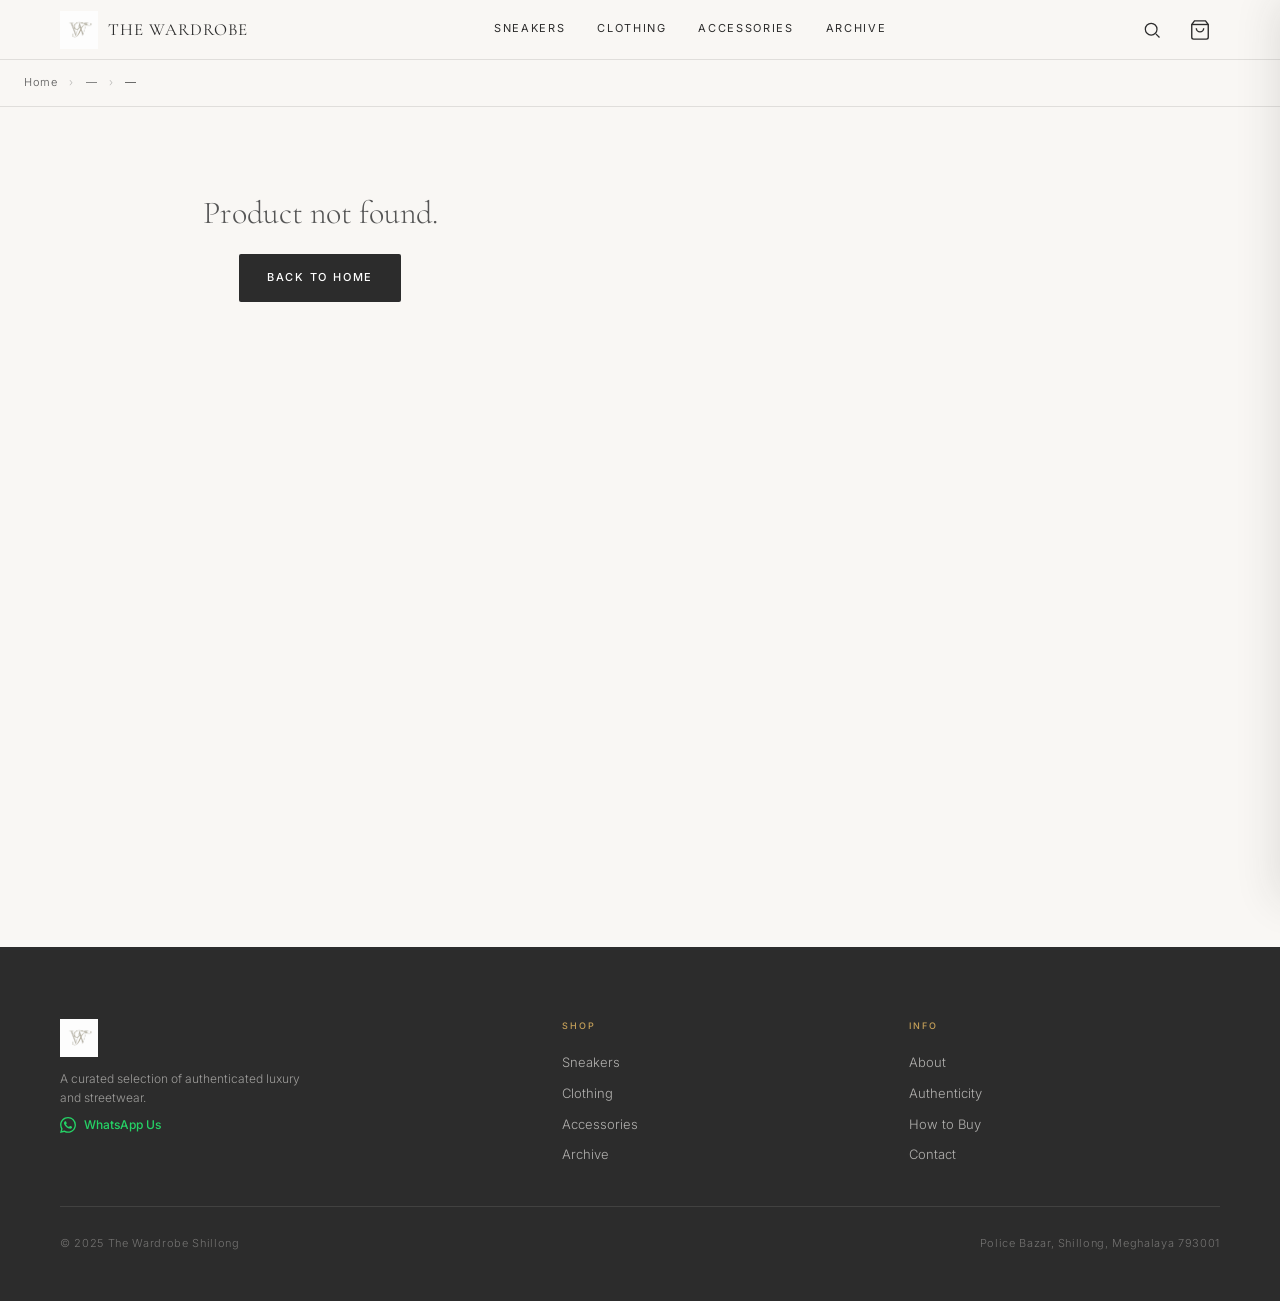
<file: design reference/x/product.html>
<!DOCTYPE html>
<html lang="en">
<head>
  <meta charset="UTF-8">
  <meta name="viewport" content="width=device-width, initial-scale=1.0">
  <title>Product — The Wardrobe Shillong</title>
  <link rel="stylesheet" href="css/style.css">
</head>
<body>

<!-- ── NAVIGATION ── -->
<nav class="nav" id="main-nav">
  <a href="index.html" class="nav-logo">
    <div class="nav-monogram"></div><div class="nav-wordmark">The Wardrobe</div>
  </a>
  <div class="nav-links-desktop">
    <a href="sneakers.html">Sneakers</a>
    <a href="clothing.html">Clothing</a>
    <a href="accessories.html">Accessories</a>
    <a href="archive.html">Archive</a>
  </div>
  <div class="nav-actions">
    <button class="nav-search-btn" id="nav-search-btn" aria-label="Search">
      <svg viewBox="0 0 24 24" fill="none" stroke="currentColor" stroke-width="1.5"><circle cx="11" cy="11" r="7"/><line x1="21" y1="21" x2="16.65" y2="16.65"/></svg>
    </button>
    <button class="nav-cart-btn" aria-label="Open bag">
      <svg viewBox="0 0 24 24" fill="none" stroke="currentColor" stroke-width="1.5">
        <path d="M6 2L3 6v14a2 2 0 002 2h14a2 2 0 002-2V6l-3-4z"/>
        <line x1="3" y1="6" x2="21" y2="6"/>
        <path d="M16 10a4 4 0 01-8 0"/>
      </svg>
      <span class="cart-count" id="cart-count"></span>
    </button>
    <button class="nav-menu-btn" id="menu-btn"><span></span><span></span><span></span></button>
  </div>
</nav>

<div class="nav-drawer" id="nav-drawer">
  <nav class="nav-drawer-links">
    <a href="sneakers.html">Sneakers <svg viewBox="0 0 24 24" fill="none" stroke="currentColor" stroke-width="1.5"><path d="M5 12h14M12 5l7 7-7 7"/></svg></a>
    <a href="clothing.html">Clothing <svg viewBox="0 0 24 24" fill="none" stroke="currentColor" stroke-width="1.5"><path d="M5 12h14M12 5l7 7-7 7"/></svg></a>
    <a href="accessories.html">Accessories <svg viewBox="0 0 24 24" fill="none" stroke="currentColor" stroke-width="1.5"><path d="M5 12h14M12 5l7 7-7 7"/></svg></a>
    <a href="archive.html">Archive <svg viewBox="0 0 24 24" fill="none" stroke="currentColor" stroke-width="1.5"><path d="M5 12h14M12 5l7 7-7 7"/></svg></a>
    <a href="about.html">About <svg viewBox="0 0 24 24" fill="none" stroke="currentColor" stroke-width="1.5"><path d="M5 12h14M12 5l7 7-7 7"/></svg></a>
    <a href="authenticity.html">Authenticity <svg viewBox="0 0 24 24" fill="none" stroke="currentColor" stroke-width="1.5"><path d="M5 12h14M12 5l7 7-7 7"/></svg></a>
    <a href="how-to-buy.html">How to Buy <svg viewBox="0 0 24 24" fill="none" stroke="currentColor" stroke-width="1.5"><path d="M5 12h14M12 5l7 7-7 7"/></svg></a>
    <a href="contact.html">Contact <svg viewBox="0 0 24 24" fill="none" stroke="currentColor" stroke-width="1.5"><path d="M5 12h14M12 5l7 7-7 7"/></svg></a>
  </nav>
</div>

<main>
  <!-- Breadcrumb -->
  <div style="padding:14px 24px;border-bottom:1px solid var(--border);font-size:11px;color:var(--charcoal-mid);letter-spacing:0.06em;">
    <a href="index.html" style="color:var(--charcoal-mid);">Home</a>
    <span style="margin:0 8px;opacity:0.4;">›</span>
    <span id="breadcrumb-category" style="color:var(--charcoal-mid);">—</span>
    <span style="margin:0 8px;opacity:0.4;">›</span>
    <span id="breadcrumb-name" style="color:var(--charcoal);">—</span>
  </div>

  <div class="product-detail" id="product-detail">
    <!-- Loaded by JS -->
    <div style="grid-column:1/-1;padding:100px 24px;text-align:center;color:var(--charcoal-mid);font-size:14px;">Loading product…</div>
  </div>
</main>

<!-- ── FOOTER ── -->
<footer class="footer">
  <div class="footer-top">
    <div class="footer-brand"><div class="nav-monogram"></div>
      <p style="margin-top:12px;">A curated selection of authenticated luxury and streetwear.</p>
      <a href="https://wa.me/919876543210" class="footer-wa" target="_blank">
        <svg viewBox="0 0 24 24" fill="currentColor"><path d="M17.472 14.382c-.297-.149-1.758-.867-2.03-.967-.273-.099-.471-.148-.67.15-.197.297-.767.966-.94 1.164-.173.199-.347.223-.644.075-.297-.15-1.255-.463-2.39-1.475-.883-.788-1.48-1.761-1.653-2.059-.173-.297-.018-.458.13-.606.134-.133.298-.347.446-.52.149-.174.198-.298.298-.497.099-.198.05-.371-.025-.52-.075-.149-.669-1.612-.916-2.207-.242-.579-.487-.5-.669-.51-.173-.008-.371-.01-.57-.01-.198 0-.52.074-.792.372-.272.297-1.04 1.016-1.04 2.479 0 1.462 1.065 2.875 1.213 3.074.149.198 2.096 3.2 5.077 4.487.709.306 1.262.489 1.694.625.712.227 1.36.195 1.871.118.571-.085 1.758-.719 2.006-1.413.248-.694.248-1.289.173-1.413-.074-.124-.272-.198-.57-.347m-5.421 7.403h-.004a9.87 9.87 0 01-5.031-1.378l-.361-.214-3.741.982.998-3.648-.235-.374a9.86 9.86 0 01-1.51-5.26c.001-5.45 4.436-9.884 9.888-9.884 2.64 0 5.122 1.03 6.988 2.898a9.825 9.825 0 012.893 6.994c-.003 5.45-4.437 9.884-9.885 9.884m8.413-18.297A11.815 11.815 0 0012.05 0C5.495 0 .16 5.335.157 11.892c0 2.096.547 4.142 1.588 5.945L.057 24l6.305-1.654a11.882 11.882 0 005.683 1.448h.005c6.554 0 11.89-5.335 11.893-11.893a11.821 11.821 0 00-3.48-8.413z"/></svg>
        WhatsApp Us
      </a>
    </div>
    <div class="footer-nav">
      <h4>Shop</h4>
      <a href="sneakers.html">Sneakers</a>
      <a href="clothing.html">Clothing</a>
      <a href="accessories.html">Accessories</a>
      <a href="archive.html">Archive</a>
    </div>
    <div class="footer-nav">
      <h4>Info</h4><a href="about.html">About</a><a href="authenticity.html">Authenticity</a><a href="how-to-buy.html">How to Buy</a><a href="contact.html">Contact</a>
    </div>
  </div>
  <div class="footer-bottom">
    <span>© 2025 The Wardrobe Shillong</span>
    <span>Police Bazar, Shillong, Meghalaya 793001</span>
  </div>
</footer>

<!-- ── CART DRAWER ── -->
<!-- ── SEARCH OVERLAY ── -->
<div class="search-overlay" id="search-overlay">
  <div class="search-header">
    <div class="search-input-wrap">
      <svg viewBox="0 0 24 24" fill="none" stroke="currentColor" stroke-width="1.5"><circle cx="11" cy="11" r="7"/><line x1="21" y1="21" x2="16.65" y2="16.65"/></svg>
      <input type="text" id="search-input" class="search-input" placeholder="Search brands, styles…" autocomplete="off">
    </div>
    <button class="search-close" id="search-close" aria-label="Close">
      <svg viewBox="0 0 24 24" fill="none" stroke="currentColor" stroke-width="1.5"><line x1="18" y1="6" x2="6" y2="18"/><line x1="6" y1="6" x2="18" y2="18"/></svg>
    </button>
  </div>
  <div class="search-results" id="search-results">
    <div class="search-empty-state">
      <div class="label">Discover</div>
      <h3>What are you looking for?</h3>
      <div class="search-suggestions">
        <button onclick="document.getElementById('search-input').value='Jordan';doSearch()">Jordan</button>
        <button onclick="document.getElementById('search-input').value='Chrome Hearts';doSearch()">Chrome Hearts</button>
        <button onclick="document.getElementById('search-input').value='Louis Vuitton';doSearch()">Louis Vuitton</button>
        <button onclick="document.getElementById('search-input').value='Cartier';doSearch()">Cartier</button>
      </div>
    </div>
  </div>
</div>
<div class="cart-overlay" id="cart-overlay"></div>
<div class="cart-drawer" id="cart-drawer">
  <div class="cart-drawer-header">
    <h2>Your Bag</h2>
    <button class="cart-close-btn" id="cart-close-btn">
      <svg viewBox="0 0 24 24" fill="none" stroke="currentColor" stroke-width="1.5">
        <line x1="18" y1="6" x2="6" y2="18"/><line x1="6" y1="6" x2="18" y2="18"/>
      </svg>
    </button>
  </div>
  <div class="cart-items" id="cart-items"></div>
  <div class="cart-footer" id="cart-footer" style="display:none;">
    <div class="cart-total-row grand">
      <span>Total</span>
      <span class="val cart-total-amount">₹0</span>
    </div>
    <div class="cart-footer-btns">
      <button class="btn btn-whatsapp" id="btn-whatsapp-checkout">
        <svg viewBox="0 0 24 24" fill="currentColor" style="width:18px;height:18px;flex-shrink:0;"><path d="M17.472 14.382c-.297-.149-1.758-.867-2.03-.967-.273-.099-.471-.148-.67.15-.197.297-.767.966-.94 1.164-.173.199-.347.223-.644.075-.297-.15-1.255-.463-2.39-1.475-.883-.788-1.48-1.761-1.653-2.059-.173-.297-.018-.458.13-.606.134-.133.298-.347.446-.52.149-.174.198-.298.298-.497.099-.198.05-.371-.025-.52-.075-.149-.669-1.612-.916-2.207-.242-.579-.487-.5-.669-.51-.173-.008-.371-.01-.57-.01-.198 0-.52.074-.792.372-.272.297-1.04 1.016-1.04 2.479 0 1.462 1.065 2.875 1.213 3.074.149.198 2.096 3.2 5.077 4.487.709.306 1.262.489 1.694.625.712.227 1.36.195 1.871.118.571-.085 1.758-.719 2.006-1.413.248-.694.248-1.289.173-1.413-.074-.124-.272-.198-.57-.347m-5.421 7.403h-.004a9.87 9.87 0 01-5.031-1.378l-.361-.214-3.741.982.998-3.648-.235-.374a9.86 9.86 0 01-1.51-5.26c.001-5.45 4.436-9.884 9.888-9.884 2.64 0 5.122 1.03 6.988 2.898a9.825 9.825 0 012.893 6.994c-.003 5.45-4.437 9.884-9.885 9.884m8.413-18.297A11.815 11.815 0 0012.05 0C5.495 0 .16 5.335.157 11.892c0 2.096.547 4.142 1.588 5.945L.057 24l6.305-1.654a11.882 11.882 0 005.683 1.448h.005c6.554 0 11.89-5.335 11.893-11.893a11.821 11.821 0 00-3.48-8.413z"/></svg>
        Complete via WhatsApp
      </button>
      <button class="btn btn-outline" id="btn-reserve">Reserve for 24 Hours</button>
    </div>
  </div>
</div>

<script src="js/products.js?v=2"></script>
<script src="js/cart.js?v=2"></script>
<script src="js/main.js?v=2"></script>
<script>
  // Product page specific logic
  document.addEventListener('DOMContentLoaded', async () => {
    await loadProducts();
    loadProductsWithOverride();

    const params = new URLSearchParams(window.location.search);
    const id = params.get('id');
    const product = id ? getProductById(id) : null;

    const container = document.getElementById('product-detail');
    if (!product) {
      container.innerHTML = `<div style="padding:80px 24px;text-align:center;color:var(--charcoal-mid);">
        <p style="font-family:var(--serif);font-size:32px;font-weight:300;margin-bottom:16px;">Product not found.</p>
        <a href="index.html" class="btn btn-primary">Back to Home</a>
      </div>`;
      return;
    }

    // Update page title
    document.title = `${product.name} — The Wardrobe Shillong`;

    // Breadcrumb
    document.getElementById('breadcrumb-category').textContent = product.category.charAt(0).toUpperCase() + product.category.slice(1);
    document.getElementById('breadcrumb-category').href = product.category + '.html';
    document.getElementById('breadcrumb-name').textContent = product.name;

    const isSold = product.status === 'sold-out';
    const initial = getBrandInitial(product.brand);

    // Sizes HTML
    const sizesHTML = product.sizes && product.sizes.length
      ? `<div class="size-label">Select Size</div>
         <div class="size-grid" id="size-grid">
           ${product.sizes.map(s => `<button class="size-btn" data-size="${s}">${s}</button>`).join('')}
         </div>`
      : '';

    // Action buttons
    const actionsHTML = isSold
      ? `<div class="product-action-btns">
           <button class="btn btn-outline" disabled style="opacity:0.5;cursor:not-allowed;">Sold Out</button>
           <a href="https://wa.me/919876543210?text=${encodeURIComponent(`Hi, I'm interested in a restock of: ${product.name}. Please let me know if it comes back!`)}" class="btn btn-outline" target="_blank">Notify Me via WhatsApp</a>
         </div>`
      : `<div class="product-action-btns">
           <button class="btn btn-primary" id="add-to-bag-btn">Add to Bag</button>
           <a href="https://wa.me/919876543210?text=${encodeURIComponent(`Hi! I'm interested in: ${product.name} — ₹${product.price.toLocaleString('en-IN')}. Is it still available?`)}" class="btn btn-outline" target="_blank">Enquire via WhatsApp</a>
         </div>`;

    container.innerHTML = `
      <!-- Gallery -->
      <div class="product-gallery">
        <div class="product-gallery-main">
          <div class="gallery-placeholder">
            <span class="brand-initial">${initial}</span>
            <span class="brand-label">${product.brand}</span>
          </div>
        </div>
      </div>

      <!-- Info -->
      <div class="product-info">
        <div class="product-info-brand">${product.brand}</div>
        <h1 class="product-info-name">${product.name}</h1>
        <div class="product-info-price">${formatPrice(product.price)}</div>

        <div class="product-auth-badge">
          <svg viewBox="0 0 24 24" fill="none" stroke="currentColor" stroke-width="2">
            <path d="M9 12l2 2 4-4m5.618-4.016A11.955 11.955 0 0112 2.944a11.955 11.955 0 01-8.618 3.04A12.02 12.02 0 003 9c0 5.591 3.824 10.29 9 11.622 5.176-1.332 9-6.03 9-11.622 0-1.042-.133-2.052-.382-3.016z"/>
          </svg>
          Verified Authentic
        </div>

        ${sizesHTML}
        ${actionsHTML}

        <div class="provenance-line">
          <svg viewBox="0 0 24 24" fill="none" stroke="currentColor" stroke-width="1.5">
            <path d="M17.657 16.657L13.414 20.9a1.998 1.998 0 01-2.827 0l-4.244-4.243a8 8 0 1111.314 0z"/>
            <path d="M15 11a3 3 0 11-6 0 3 3 0 016 0z"/>
          </svg>
          ${product.provenance}
        </div>

        <!-- Accordion -->
        <div class="accordion">
          <div class="accordion-item">
            <button class="accordion-trigger">
              Details
              <svg viewBox="0 0 24 24" fill="none" stroke="currentColor" stroke-width="1.5">
                <line x1="12" y1="5" x2="12" y2="19"/><line x1="5" y1="12" x2="19" y2="12"/>
              </svg>
            </button>
            <div class="accordion-content">
              <div class="accordion-content-inner">${product.description}</div>
            </div>
          </div>
          <div class="accordion-item">
            <button class="accordion-trigger">
              Provenance
              <svg viewBox="0 0 24 24" fill="none" stroke="currentColor" stroke-width="1.5">
                <line x1="12" y1="5" x2="12" y2="19"/><line x1="5" y1="12" x2="19" y2="12"/>
              </svg>
            </button>
            <div class="accordion-content">
              <div class="accordion-content-inner">
                <strong style="display:block;margin-bottom:6px;">Source</strong>
                ${product.provenance}<br><br>
                All items at The Wardrobe Shillong are personally inspected before listing. We include all original accessories (box, receipt, dust bag, certificate) where available.
              </div>
            </div>
          </div>
          <div class="accordion-item">
            <button class="accordion-trigger">
              Shipping &amp; Payment
              <svg viewBox="0 0 24 24" fill="none" stroke="currentColor" stroke-width="1.5">
                <line x1="12" y1="5" x2="12" y2="19"/><line x1="5" y1="12" x2="19" y2="12"/>
              </svg>
            </button>
            <div class="accordion-content">
              <div class="accordion-content-inner">
                <strong style="display:block;margin-bottom:6px;">Walk-in</strong>
                Visit our store at Police Bazar, Shillong.<br><br>
                <strong style="display:block;margin-bottom:6px;">Shipping</strong>
                Pan-India shipping available. Rates confirmed via WhatsApp before dispatch.<br><br>
                <strong style="display:block;margin-bottom:6px;">Payment</strong>
                UPI, bank transfer, or cash at store. Confirmed privately via WhatsApp.
              </div>
            </div>
          </div>
        </div>

      </div>
    `;

    // Re-init accordions
    container.querySelectorAll('.accordion-trigger').forEach(btn => {
      btn.addEventListener('click', () => {
        const content = btn.nextElementSibling;
        const isOpen = btn.classList.contains('open');
        container.querySelectorAll('.accordion-trigger.open').forEach(b => {
          b.classList.remove('open');
          b.nextElementSibling.style.height = '0';
        });
        if (!isOpen) {
          btn.classList.add('open');
          content.style.height = content.scrollHeight + 'px';
        }
      });
    });

    // Size selection
    let selectedSize = null;
    container.querySelectorAll('.size-btn').forEach(btn => {
      btn.addEventListener('click', () => {
        container.querySelectorAll('.size-btn').forEach(b => b.classList.remove('selected'));
        btn.classList.add('selected');
        selectedSize = btn.dataset.size;
      });
    });

    // Add to bag
    const addBtn = document.getElementById('add-to-bag-btn');
    if (addBtn) {
      addBtn.addEventListener('click', () => {
        if (product.sizes && product.sizes.length && !selectedSize) {
          showToast('Please select a size first');
          // Shake the size grid
          const grid = document.getElementById('size-grid');
          if (grid) {
            grid.style.animation = 'none';
            grid.offsetHeight;
            grid.style.animation = 'shake 0.4s ease';
          }
          return;
        }
        Cart.add(product, selectedSize);
        openCart();
      });
    }
  });
</script>

<style>
@keyframes shake {
  0%,100% { transform: translateX(0); }
  20% { transform: translateX(-6px); }
  40% { transform: translateX(6px); }
  60% { transform: translateX(-4px); }
  80% { transform: translateX(4px); }
}
</style>
</body>
</html>
</file>
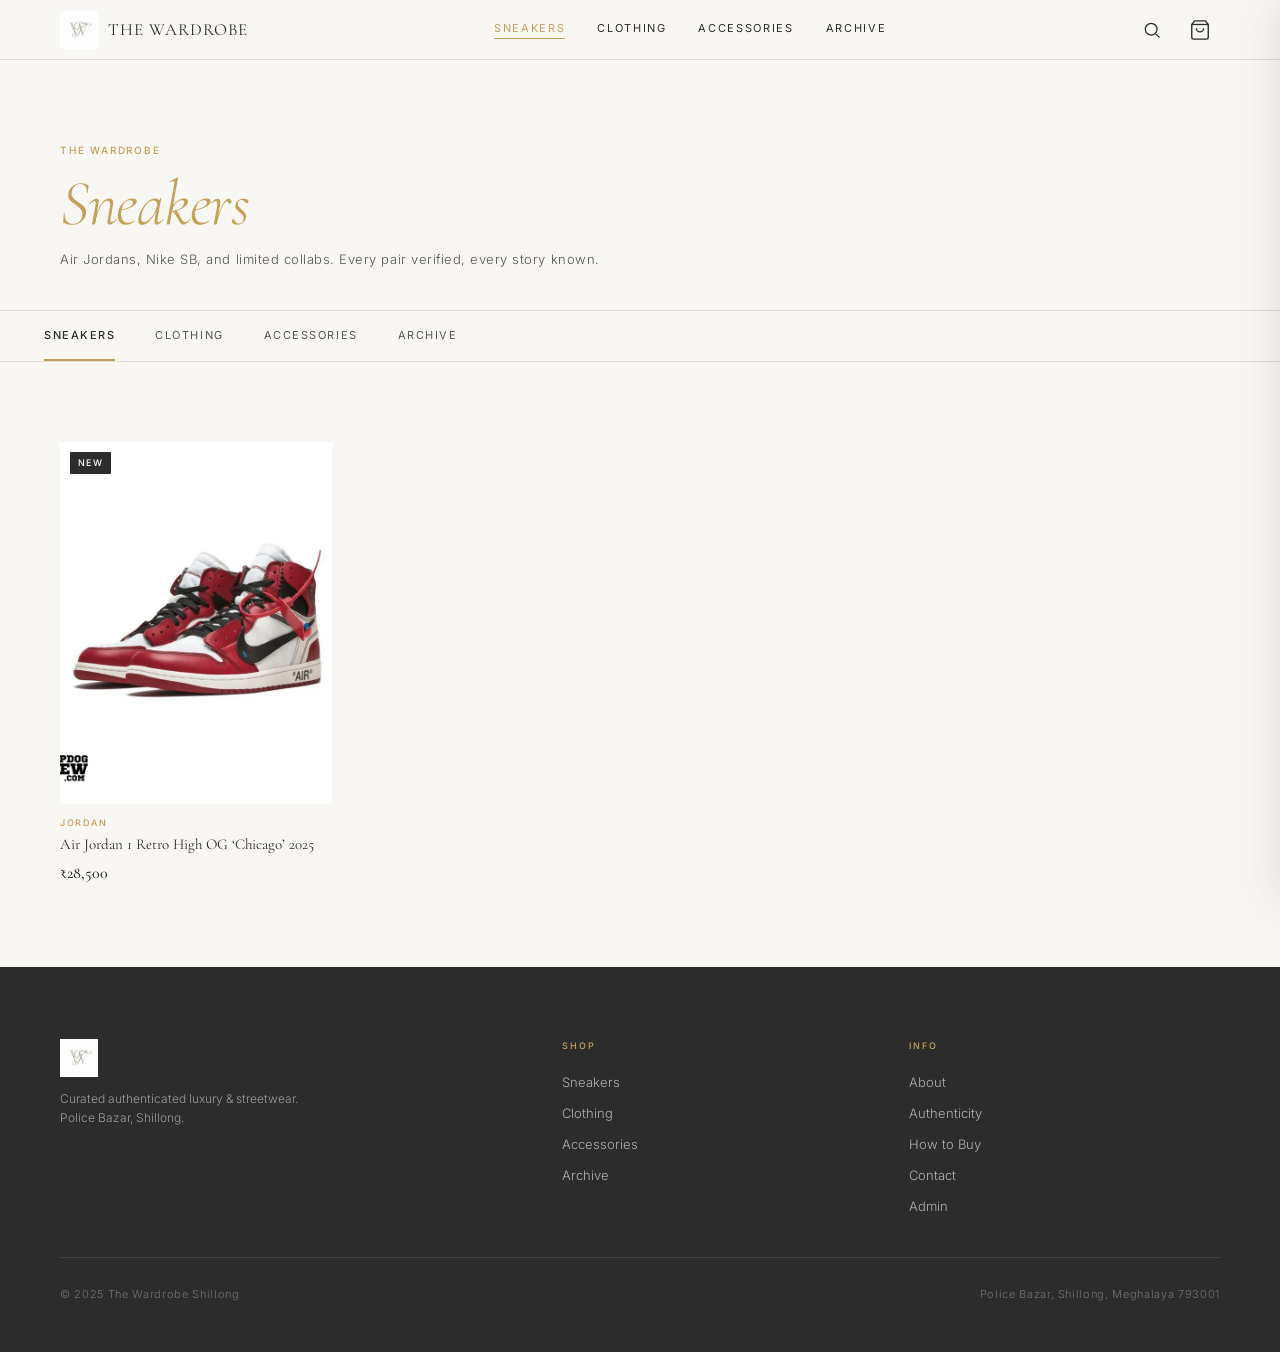
<file: design reference/x/sneakers.html>
<!DOCTYPE html>
<html lang="en">
<head>
  <meta charset="UTF-8">
  <meta name="viewport" content="width=device-width, initial-scale=1.0">
  <title>Sneakers — The Wardrobe Shillong</title>
  <link rel="stylesheet" href="css/style.css">
</head>
<body>
<nav class="nav" id="main-nav">
  <a href="index.html" class="nav-logo">
    <div class="nav-monogram"></div><div class="nav-wordmark">The Wardrobe</div>
  </a>
  <div class="nav-links-desktop">
    <a href="sneakers.html" class="active">Sneakers</a>
    <a href="clothing.html">Clothing</a>
    <a href="accessories.html">Accessories</a>
    <a href="archive.html">Archive</a>
  </div>
  <div class="nav-actions">
    <button class="nav-search-btn" id="nav-search-btn" aria-label="Search">
      <svg viewBox="0 0 24 24" fill="none" stroke="currentColor" stroke-width="1.5"><circle cx="11" cy="11" r="7"/><line x1="21" y1="21" x2="16.65" y2="16.65"/></svg>
    </button>
    <button class="nav-cart-btn" aria-label="Open bag">
      <svg viewBox="0 0 24 24" fill="none" stroke="currentColor" stroke-width="1.5"><path d="M6 2L3 6v14a2 2 0 002 2h14a2 2 0 002-2V6l-3-4z"/><line x1="3" y1="6" x2="21" y2="6"/><path d="M16 10a4 4 0 01-8 0"/></svg>
      <span class="cart-count" id="cart-count"></span>
    </button>
    <button class="nav-menu-btn" id="menu-btn"><span></span><span></span><span></span></button>
  </div>
</nav>
<div class="nav-drawer" id="nav-drawer">
  <nav class="nav-drawer-links">
    <a href="sneakers.html">Sneakers <svg viewBox="0 0 24 24" fill="none" stroke="currentColor" stroke-width="1.5"><path d="M5 12h14M12 5l7 7-7 7"/></svg></a>
    <a href="clothing.html">Clothing <svg viewBox="0 0 24 24" fill="none" stroke="currentColor" stroke-width="1.5"><path d="M5 12h14M12 5l7 7-7 7"/></svg></a>
    <a href="accessories.html">Accessories <svg viewBox="0 0 24 24" fill="none" stroke="currentColor" stroke-width="1.5"><path d="M5 12h14M12 5l7 7-7 7"/></svg></a>
    <a href="archive.html">Archive <svg viewBox="0 0 24 24" fill="none" stroke="currentColor" stroke-width="1.5"><path d="M5 12h14M12 5l7 7-7 7"/></svg></a>
    <a href="about.html">About <svg viewBox="0 0 24 24" fill="none" stroke="currentColor" stroke-width="1.5"><path d="M5 12h14M12 5l7 7-7 7"/></svg></a>
    <a href="authenticity.html">Authenticity <svg viewBox="0 0 24 24" fill="none" stroke="currentColor" stroke-width="1.5"><path d="M5 12h14M12 5l7 7-7 7"/></svg></a>
    <a href="how-to-buy.html">How to Buy <svg viewBox="0 0 24 24" fill="none" stroke="currentColor" stroke-width="1.5"><path d="M5 12h14M12 5l7 7-7 7"/></svg></a>
    <a href="contact.html">Contact <svg viewBox="0 0 24 24" fill="none" stroke="currentColor" stroke-width="1.5"><path d="M5 12h14M12 5l7 7-7 7"/></svg></a>
  </nav>
</div>
<main>
  <div class="category-hero">
    <p style="font-size:10px;letter-spacing:0.18em;text-transform:uppercase;color:var(--gold);font-weight:500;margin-bottom:12px;">The Wardrobe</p>
    <h1 style="font-family:var(--serif);font-size:clamp(36px,9vw,64px);font-weight:300;letter-spacing:-0.02em;line-height:1.05;"><em style="font-style:italic;color:var(--gold);">Sneakers</em></h1>
    <p style="font-size:13px;color:var(--charcoal-mid);margin-top:12px;letter-spacing:0.04em;">Air Jordans, Nike SB, and limited collabs. Every pair verified, every story known.</p>
  </div>
  <div class="category-strip">
    <a href="sneakers.html" class="active">Sneakers</a>
    <a href="clothing.html">Clothing</a>
    <a href="accessories.html">Accessories</a>
    <a href="archive.html">Archive</a>
  </div>
  <section class="section">
    <div class="product-grid" id="product-grid" data-category="sneakers">
      <div style="grid-column:1/-1;padding:60px 0;text-align:center;color:var(--charcoal-mid);font-size:13px;">Loading…</div>
    </div>
  </section>
</main>
<footer class="footer">
  <div class="footer-top">
    <div class="footer-brand"><div class="nav-monogram"></div><p style="margin-top:12px;">Curated authenticated luxury &amp; streetwear. Police Bazar, Shillong.</p></div>
    <div class="footer-nav"><h4>Shop</h4><a href="sneakers.html">Sneakers</a><a href="clothing.html">Clothing</a><a href="accessories.html">Accessories</a><a href="archive.html">Archive</a></div>
    <div class="footer-nav"><h4>Info</h4><a href="about.html">About</a><a href="authenticity.html">Authenticity</a><a href="how-to-buy.html">How to Buy</a><a href="contact.html">Contact</a><a href="admin.html">Admin</a></div>
  </div>
  <div class="footer-bottom"><span>© 2025 The Wardrobe Shillong</span><span>Police Bazar, Shillong, Meghalaya 793001</span></div>
</footer>
<!-- ── SEARCH OVERLAY ── -->
<div class="search-overlay" id="search-overlay">
  <div class="search-header">
    <div class="search-input-wrap">
      <svg viewBox="0 0 24 24" fill="none" stroke="currentColor" stroke-width="1.5"><circle cx="11" cy="11" r="7"/><line x1="21" y1="21" x2="16.65" y2="16.65"/></svg>
      <input type="text" id="search-input" class="search-input" placeholder="Search brands, styles…" autocomplete="off">
    </div>
    <button class="search-close" id="search-close" aria-label="Close">
      <svg viewBox="0 0 24 24" fill="none" stroke="currentColor" stroke-width="1.5"><line x1="18" y1="6" x2="6" y2="18"/><line x1="6" y1="6" x2="18" y2="18"/></svg>
    </button>
  </div>
  <div class="search-results" id="search-results">
    <div class="search-empty-state">
      <div class="label">Discover</div>
      <h3>What are you looking for?</h3>
      <div class="search-suggestions">
        <button onclick="document.getElementById('search-input').value='Jordan';doSearch()">Jordan</button>
        <button onclick="document.getElementById('search-input').value='Chrome Hearts';doSearch()">Chrome Hearts</button>
        <button onclick="document.getElementById('search-input').value='Louis Vuitton';doSearch()">Louis Vuitton</button>
        <button onclick="document.getElementById('search-input').value='Cartier';doSearch()">Cartier</button>
      </div>
    </div>
  </div>
</div>
<div class="cart-overlay" id="cart-overlay"></div>
<div class="cart-drawer" id="cart-drawer">
  <div class="cart-drawer-header"><h2>Your Bag</h2><button class="cart-close-btn" id="cart-close-btn"><svg viewBox="0 0 24 24" fill="none" stroke="currentColor" stroke-width="1.5"><line x1="18" y1="6" x2="6" y2="18"/><line x1="6" y1="6" x2="18" y2="18"/></svg></button></div>
  <div class="cart-items" id="cart-items"></div>
  <div class="cart-footer" id="cart-footer" style="display:none;">
    <div class="cart-total-row grand"><span>Total</span><span class="val cart-total-amount">₹0</span></div>
    <div class="cart-footer-btns">
      <button class="btn btn-whatsapp" id="btn-whatsapp-checkout"><svg viewBox="0 0 24 24" fill="currentColor" style="width:18px;height:18px;flex-shrink:0;"><path d="M17.472 14.382c-.297-.149-1.758-.867-2.03-.967-.273-.099-.471-.148-.67.15-.197.297-.767.966-.94 1.164-.173.199-.347.223-.644.075-.297-.15-1.255-.463-2.39-1.475-.883-.788-1.48-1.761-1.653-2.059-.173-.297-.018-.458.13-.606.134-.133.298-.347.446-.52.149-.174.198-.298.298-.497.099-.198.05-.371-.025-.52-.075-.149-.669-1.612-.916-2.207-.242-.579-.487-.5-.669-.51-.173-.008-.371-.01-.57-.01-.198 0-.52.074-.792.372-.272.297-1.04 1.016-1.04 2.479 0 1.462 1.065 2.875 1.213 3.074.149.198 2.096 3.2 5.077 4.487.709.306 1.262.489 1.694.625.712.227 1.36.195 1.871.118.571-.085 1.758-.719 2.006-1.413.248-.694.248-1.289.173-1.413-.074-.124-.272-.198-.57-.347m-5.421 7.403h-.004a9.87 9.87 0 01-5.031-1.378l-.361-.214-3.741.982.998-3.648-.235-.374a9.86 9.86 0 01-1.51-5.26c.001-5.45 4.436-9.884 9.888-9.884 2.64 0 5.122 1.03 6.988 2.898a9.825 9.825 0 012.893 6.994c-.003 5.45-4.437 9.884-9.885 9.884m8.413-18.297A11.815 11.815 0 0012.05 0C5.495 0 .16 5.335.157 11.892c0 2.096.547 4.142 1.588 5.945L.057 24l6.305-1.654a11.882 11.882 0 005.683 1.448h.005c6.554 0 11.89-5.335 11.893-11.893a11.821 11.821 0 00-3.48-8.413z"/></svg>Complete via WhatsApp</button>
      <button class="btn btn-outline" id="btn-reserve">Reserve for 24 Hours</button>
    </div>
  </div>
</div>
<script src="js/products.js?v=2"></script>
<script src="js/cart.js?v=2"></script>
<script src="js/main.js?v=2"></script>
</body>
</html>
</file>
<file: design reference/x/css/style.css>
/* ============================================================
   THE WARDROBE SHILLONG — Master Stylesheet
   Mobile-first, luxury reseller aesthetic
   ============================================================ */

@import url('https://fonts.googleapis.com/css2?family=Cormorant+Garamond:ital,wght@0,300;0,400;0,500;0,600;1,300;1,400&family=Inter:wght@300;400;500&display=swap');

/* ── TOKENS ── */
:root {
  --cream:       #F9F7F4;
  --cream-dark:  #F0EDE8;
  --charcoal:    #2C2C2C;
  --charcoal-mid:#555555;
  --gold:        #C5A059;
  --gold-light:  #D4B476;
  --gold-dark:   #A8843E;
  --white:       #FFFFFF;
  --border:      rgba(44,44,44,0.12);
  --border-gold: rgba(197,160,89,0.35);

  --serif:   'Cormorant Garamond', Georgia, serif;
  --sans:    'Inter', system-ui, sans-serif;

  --nav-h:   60px;
  --radius:  2px;
  --transition: 0.28s ease;

  --shadow-card: 0 2px 20px rgba(44,44,44,0.08);
  --shadow-hover:0 8px 40px rgba(44,44,44,0.14);
}

/* ── RESET ── */
*, *::before, *::after { box-sizing: border-box; margin: 0; padding: 0; }
html { scroll-behavior: smooth; font-size: 16px; }
body {
  background: var(--cream);
  color: var(--charcoal);
  font-family: var(--sans);
  font-weight: 300;
  line-height: 1.6;
  -webkit-font-smoothing: antialiased;
}
img { display: block; width: 100%; height: 100%; object-fit: cover; }
a { color: inherit; text-decoration: none; }
button { cursor: pointer; border: none; background: none; font-family: var(--sans); }
ul { list-style: none; }

/* ── TYPOGRAPHY ── */
.t-serif     { font-family: var(--serif); }
.t-display   { font-family: var(--serif); font-weight: 300; letter-spacing: -0.02em; line-height: 1.1; }
.t-label     { font-size: 10px; letter-spacing: 0.18em; text-transform: uppercase; font-weight: 500; }
.t-gold      { color: var(--gold); }

/* ── NAVIGATION ── */
.nav {
  position: fixed;
  top: 0; left: 0; right: 0;
  z-index: 100;
  height: var(--nav-h);
  background: var(--cream);
  border-bottom: 1px solid var(--border);
  display: flex;
  align-items: center;
  justify-content: space-between;
  padding: 0 20px;
  transition: background var(--transition), box-shadow var(--transition);
}
.nav.scrolled {
  background: rgba(249,247,244,0.96);
  box-shadow: 0 1px 20px rgba(44,44,44,0.06);
  backdrop-filter: blur(12px);
}
.nav-logo {
  display: flex;
  align-items: center;
  gap: 10px;
  text-decoration: none;
}
.nav-logo-img {
  width: 38px; height: 38px;
  object-fit: contain;
  flex-shrink: 0;
}
.nav-monogram {
  width: 38px; height: 38px;
  display: flex; align-items: center; justify-content: center;
  flex-shrink: 0;
  background-image: url('../images/logo-mark.png');
  background-size: contain;
  background-position: center;
  background-repeat: no-repeat;
}
.nav-wordmark {
  font-family: var(--serif);
  font-size: 17px;
  font-weight: 400;
  letter-spacing: 0.06em;
  color: var(--charcoal);
  line-height: 1;
  text-transform: uppercase;
}
.nav-wordmark span {
  display: none;
}
.nav-actions {
  display: flex;
  align-items: center;
  gap: 8px;
}
.nav-search-btn {
  width: 40px; height: 40px;
  display: flex; align-items: center; justify-content: center;
  color: var(--charcoal);
  transition: color var(--transition);
}
.nav-search-btn:hover { color: var(--gold); }
.nav-search-btn svg { width: 20px; height: 20px; }
.nav-cart-btn {
  position: relative;
  width: 40px; height: 40px;
  display: flex; align-items: center; justify-content: center;
  color: var(--charcoal);
}
.nav-cart-btn svg { width: 22px; height: 22px; }
.cart-count {
  position: absolute;
  top: 4px; right: 4px;
  width: 16px; height: 16px;
  background: var(--gold);
  color: var(--white);
  font-size: 9px;
  font-weight: 500;
  border-radius: 50%;
  display: flex; align-items: center; justify-content: center;
  opacity: 0;
  transform: scale(0);
  transition: all 0.2s ease;
}
.cart-count.visible { opacity: 1; transform: scale(1); }
.nav-menu-btn {
  width: 40px; height: 40px;
  display: flex; flex-direction: column;
  align-items: center; justify-content: center;
  gap: 5px;
  color: var(--charcoal);
}
.nav-menu-btn span {
  display: block;
  width: 22px; height: 1px;
  background: var(--charcoal);
  transition: all 0.25s ease;
}
.nav-menu-btn.open span:nth-child(1) { transform: translateY(6px) rotate(45deg); }
.nav-menu-btn.open span:nth-child(2) { opacity: 0; }
.nav-menu-btn.open span:nth-child(3) { transform: translateY(-6px) rotate(-45deg); }

/* ── MOBILE NAV DRAWER ── */
.nav-drawer {
  position: fixed;
  top: var(--nav-h); left: 0; right: 0; bottom: 0;
  z-index: 99;
  background: var(--cream);
  transform: translateY(-100%);
  opacity: 0;
  transition: transform 0.4s cubic-bezier(0.16,1,0.3,1), opacity 0.3s ease;
  padding: 40px 24px;
  overflow-y: auto;
}
.nav-drawer.open {
  transform: translateY(0);
  opacity: 1;
}
.nav-drawer-links {
  display: flex;
  flex-direction: column;
  gap: 0;
  border-top: 1px solid var(--border);
}
.nav-drawer-links a {
  display: flex;
  align-items: center;
  justify-content: space-between;
  padding: 20px 0;
  border-bottom: 1px solid var(--border);
  font-family: var(--serif);
  font-size: 26px;
  font-weight: 300;
  letter-spacing: 0.02em;
  color: var(--charcoal);
  transition: color var(--transition);
}
.nav-drawer-links a:hover { color: var(--gold); }
.nav-drawer-links a svg { width: 16px; height: 16px; opacity: 0.4; }
.nav-drawer-footer {
  margin-top: 40px;
  font-size: 12px;
  color: var(--charcoal-mid);
  letter-spacing: 0.08em;
}
.nav-drawer-footer p { margin-bottom: 8px; }

/* ── DESKTOP NAV LINKS ── */
.nav-links-desktop {
  display: none;
  gap: 32px;
  align-items: center;
}
.nav-links-desktop a {
  font-size: 11px;
  letter-spacing: 0.15em;
  text-transform: uppercase;
  font-weight: 400;
  color: var(--charcoal);
  position: relative;
  padding-bottom: 2px;
  transition: color var(--transition);
}
.nav-links-desktop a::after {
  content: '';
  position: absolute;
  bottom: 0; left: 0;
  width: 0; height: 1px;
  background: var(--gold);
  transition: width var(--transition);
}
.nav-links-desktop a:hover { color: var(--gold); }
.nav-links-desktop a:hover::after { width: 100%; }
.nav-links-desktop a.active { color: var(--gold); }
.nav-links-desktop a.active::after { width: 100%; }

@media (min-width: 768px) {
  .nav { padding: 0 40px; }
  .nav-links-desktop { display: flex; }
  .nav-menu-btn { display: none; }
}
@media (min-width: 1200px) {
  .nav { padding: 0 60px; }
}

/* ── MAIN CONTENT OFFSET ── */
main { padding-top: var(--nav-h); }

/* ── HERO ── */
.hero {
  padding: 60px 24px 48px;
  text-align: center;
  position: relative;
  overflow: hidden;
}
.hero::before {
  content: '';
  position: absolute;
  top: 0; left: 50%;
  transform: translateX(-50%);
  width: 1px; height: 60px;
  background: linear-gradient(to bottom, transparent, var(--border-gold));
}
.hero-eyebrow {
  font-size: 10px;
  letter-spacing: 0.22em;
  text-transform: uppercase;
  color: var(--gold);
  font-weight: 500;
  margin-bottom: 20px;
}
.hero-title {
  font-family: var(--serif);
  font-size: clamp(36px, 10vw, 72px);
  font-weight: 300;
  line-height: 1.08;
  letter-spacing: -0.02em;
  color: var(--charcoal);
  margin-bottom: 16px;
}
.hero-title em { font-style: italic; color: var(--gold); }
.hero-subtitle {
  font-size: 13px;
  color: var(--charcoal-mid);
  letter-spacing: 0.1em;
  text-transform: uppercase;
  margin-bottom: 40px;
}
.hero-cta-row {
  display: flex;
  gap: 12px;
  justify-content: center;
  flex-wrap: wrap;
}
.btn {
  display: inline-flex;
  align-items: center;
  justify-content: center;
  gap: 8px;
  font-family: var(--sans);
  font-size: 11px;
  font-weight: 500;
  letter-spacing: 0.16em;
  text-transform: uppercase;
  padding: 14px 28px;
  border-radius: var(--radius);
  transition: all var(--transition);
  min-height: 48px;
  white-space: nowrap;
}
.btn-primary {
  background: var(--charcoal);
  color: var(--white);
}
.btn-primary:hover {
  background: var(--gold);
  color: var(--white);
}
.btn-outline {
  border: 1px solid var(--charcoal);
  color: var(--charcoal);
  background: transparent;
}
.btn-outline:hover {
  border-color: var(--gold);
  color: var(--gold);
}
.btn-gold {
  background: var(--gold);
  color: var(--white);
}
.btn-gold:hover {
  background: var(--gold-dark);
}
.btn-whatsapp {
  background: #25D366;
  color: var(--white);
  gap: 10px;
}
.btn-whatsapp:hover { background: #1ebe5b; }
.btn-whatsapp svg { width: 18px; height: 18px; flex-shrink: 0; }

/* ── SECTION ── */
.section {
  padding: 48px 24px;
}
.section-header {
  display: flex;
  align-items: flex-end;
  justify-content: space-between;
  margin-bottom: 28px;
  gap: 16px;
}
.section-title {
  font-family: var(--serif);
  font-size: clamp(26px, 7vw, 42px);
  font-weight: 300;
  letter-spacing: -0.01em;
  line-height: 1.1;
}
.section-title em { font-style: italic; color: var(--gold); }
.section-date {
  font-size: 10px;
  letter-spacing: 0.14em;
  text-transform: uppercase;
  color: var(--charcoal-mid);
  flex-shrink: 0;
}
.section-link {
  font-size: 11px;
  letter-spacing: 0.12em;
  text-transform: uppercase;
  color: var(--gold);
  font-weight: 500;
  white-space: nowrap;
  border-bottom: 1px solid var(--border-gold);
  padding-bottom: 1px;
  transition: color var(--transition), border-color var(--transition);
}
.section-link:hover { color: var(--gold-dark); border-color: var(--gold-dark); }

@media (min-width: 768px) {
  .hero { padding: 80px 40px 60px; }
  .section { padding: 64px 40px; }
}
@media (min-width: 1200px) {
  .hero { padding: 100px 60px 80px; }
  .section { padding: 80px 60px; }
}

/* ── PRODUCT GRID ── */
.product-grid {
  display: grid;
  grid-template-columns: repeat(2, 1fr);
  gap: 12px;
}
@media (min-width: 640px)  { .product-grid { grid-template-columns: repeat(2, 1fr); gap: 16px; } }
@media (min-width: 900px)  { .product-grid { grid-template-columns: repeat(3, 1fr); gap: 20px; } }
@media (min-width: 1200px) { .product-grid { grid-template-columns: repeat(4, 1fr); gap: 24px; } }

/* ── PRODUCT CARD ── */
.product-card {
  display: flex;
  flex-direction: column;
  cursor: pointer;
  position: relative;
  animation: fadeUp 0.5s ease forwards;
  opacity: 0;
}
.product-card:nth-child(1) { animation-delay: 0.05s; }
.product-card:nth-child(2) { animation-delay: 0.1s; }
.product-card:nth-child(3) { animation-delay: 0.15s; }
.product-card:nth-child(4) { animation-delay: 0.2s; }
.product-card:nth-child(5) { animation-delay: 0.25s; }
.product-card:nth-child(6) { animation-delay: 0.3s; }

@keyframes fadeUp {
  from { opacity: 0; transform: translateY(16px); }
  to   { opacity: 1; transform: translateY(0); }
}

.product-card-image {
  aspect-ratio: 3/4;
  background: var(--cream-dark);
  overflow: hidden;
  position: relative;
  border-radius: var(--radius);
}
.product-card-image img {
  transition: transform 0.6s cubic-bezier(0.16,1,0.3,1);
}
.product-card:hover .product-card-image img {
  transform: scale(1.04);
}
.product-card-badge {
  position: absolute;
  top: 10px; left: 10px;
  font-size: 9px;
  letter-spacing: 0.14em;
  text-transform: uppercase;
  font-weight: 500;
  padding: 4px 8px;
  border-radius: 1px;
}
.badge-new    { background: var(--charcoal); color: var(--white); }
.badge-sold   { background: rgba(249,247,244,0.92); color: var(--charcoal-mid); border: 1px solid var(--border); }
.badge-auth   { background: var(--gold); color: var(--white); }

.product-card-img-placeholder {
  width: 100%; height: 100%;
  display: flex; flex-direction: column;
  align-items: center; justify-content: center;
  gap: 8px;
}
.product-card-img-placeholder .brand-initial {
  font-family: var(--serif);
  font-size: 48px;
  font-weight: 300;
  color: var(--border-gold);
  line-height: 1;
}
.product-card-img-placeholder .brand-label {
  font-size: 9px;
  letter-spacing: 0.16em;
  text-transform: uppercase;
  color: var(--gold);
  font-weight: 500;
}

.product-card-info {
  padding: 12px 0 0;
  flex: 1;
  display: flex;
  flex-direction: column;
}
.product-card-brand {
  font-size: 9px;
  letter-spacing: 0.18em;
  text-transform: uppercase;
  color: var(--gold);
  font-weight: 500;
  margin-bottom: 4px;
}
.product-card-name {
  font-family: var(--serif);
  font-size: 15px;
  font-weight: 400;
  line-height: 1.25;
  color: var(--charcoal);
  margin-bottom: 8px;
  flex: 1;
}
.product-card-price {
  font-family: var(--serif);
  font-size: 16px;
  font-weight: 500;
  color: var(--charcoal);
}
.product-card-sold-out .product-card-price {
  color: var(--charcoal-mid);
  text-decoration: line-through;
}

/* ── SOLD-OUT OVERLAY ── */
.product-card-sold-out .product-card-image::after {
  content: '';
  position: absolute;
  inset: 0;
  background: rgba(249,247,244,0.5);
}

/* ── DIVIDER ── */
.divider {
  height: 1px;
  background: var(--border);
  margin: 0 24px;
}
@media (min-width: 768px) { .divider { margin: 0 40px; } }
@media (min-width: 1200px) { .divider { margin: 0 60px; } }

/* ── CATEGORY STRIP ── */
.category-strip {
  display: flex;
  gap: 0;
  overflow-x: auto;
  scrollbar-width: none;
  border-bottom: 1px solid var(--border);
  padding: 0 24px;
}
.category-strip::-webkit-scrollbar { display: none; }
.category-strip a {
  flex-shrink: 0;
  padding: 16px 20px;
  font-size: 11px;
  letter-spacing: 0.14em;
  text-transform: uppercase;
  font-weight: 400;
  color: var(--charcoal-mid);
  position: relative;
  transition: color var(--transition);
}
.category-strip a.active {
  color: var(--charcoal);
  font-weight: 500;
}
.category-strip a.active::after {
  content: '';
  position: absolute;
  bottom: 0; left: 20px; right: 20px;
  height: 1.5px;
  background: var(--gold);
}
.category-strip a:hover { color: var(--charcoal); }

/* ── HERO MARQUEE ── */
.marquee-bar {
  overflow: hidden;
  background: var(--charcoal);
  padding: 10px 0;
}
.marquee-track {
  display: flex;
  gap: 48px;
  animation: marquee 24s linear infinite;
  width: max-content;
}
.marquee-track span {
  font-size: 10px;
  letter-spacing: 0.18em;
  text-transform: uppercase;
  color: var(--cream);
  opacity: 0.7;
  white-space: nowrap;
}
.marquee-track .dot {
  color: var(--gold);
  opacity: 1;
}
@keyframes marquee {
  from { transform: translateX(0); }
  to   { transform: translateX(-50%); }
}

/* ── TRUST BAR ── */
.trust-bar {
  display: flex;
  flex-direction: column;
  gap: 24px;
  padding: 40px 24px;
  background: var(--cream-dark);
  border-top: 1px solid var(--border);
  border-bottom: 1px solid var(--border);
}
.trust-item {
  display: flex;
  align-items: flex-start;
  gap: 16px;
}
.trust-icon {
  width: 32px; height: 32px;
  flex-shrink: 0;
  color: var(--gold);
}
.trust-item-text strong {
  display: block;
  font-size: 13px;
  font-weight: 500;
  letter-spacing: 0.04em;
  margin-bottom: 2px;
}
.trust-item-text span {
  font-size: 12px;
  color: var(--charcoal-mid);
  line-height: 1.4;
}
@media (min-width: 640px) {
  .trust-bar { flex-direction: row; flex-wrap: wrap; justify-content: space-between; padding: 40px 40px; }
  .trust-item { flex: 1; min-width: 180px; }
}
@media (min-width: 1200px) { .trust-bar { padding: 48px 60px; } }

/* ── FOOTER ── */
.footer {
  background: var(--charcoal);
  color: var(--cream);
  padding: 48px 24px 32px;
}
.footer-top {
  display: grid;
  grid-template-columns: 1fr;
  gap: 36px;
  padding-bottom: 36px;
  border-bottom: 1px solid rgba(249,247,244,0.1);
  margin-bottom: 28px;
}
.footer-brand .nav-monogram {
  border-color: rgba(197,160,89,0.5);
  margin-bottom: 12px;
}
.footer-brand p {
  font-size: 12px;
  color: rgba(249,247,244,0.55);
  line-height: 1.6;
  max-width: 240px;
}
.footer-nav h4 {
  font-size: 9px;
  letter-spacing: 0.2em;
  text-transform: uppercase;
  color: var(--gold);
  margin-bottom: 14px;
  font-weight: 500;
}
.footer-nav a {
  display: block;
  font-size: 13px;
  color: rgba(249,247,244,0.65);
  padding: 5px 0;
  transition: color var(--transition);
}
.footer-nav a:hover { color: var(--cream); }
.footer-bottom {
  display: flex;
  flex-direction: column;
  gap: 8px;
  font-size: 11px;
  color: rgba(249,247,244,0.35);
  letter-spacing: 0.06em;
}
.footer-wa {
  display: inline-flex;
  align-items: center;
  gap: 8px;
  color: #25D366;
  font-size: 12px;
  font-weight: 500;
  margin-top: 8px;
  transition: opacity var(--transition);
}
.footer-wa:hover { opacity: 0.8; }
.footer-wa svg { width: 16px; height: 16px; }
@media (min-width: 640px) {
  .footer { padding: 60px 40px 40px; }
  .footer-top { grid-template-columns: 1.5fr 1fr 1fr; }
  .footer-bottom { flex-direction: row; justify-content: space-between; align-items: center; }
}
@media (min-width: 1200px) { .footer { padding: 72px 60px 48px; } }

/* ── SEARCH OVERLAY ── */
.search-overlay {
  position: fixed;
  inset: 0;
  z-index: 250;
  background: rgba(249,247,244,0.98);
  backdrop-filter: blur(20px);
  opacity: 0;
  pointer-events: none;
  transition: opacity 0.3s ease;
  display: flex;
  flex-direction: column;
}
.search-overlay.open { opacity: 1; pointer-events: all; }
.search-header {
  display: flex;
  align-items: center;
  gap: 12px;
  padding: 16px 20px;
  border-bottom: 1px solid var(--border);
}
.search-input-wrap {
  flex: 1;
  display: flex;
  align-items: center;
  gap: 12px;
}
.search-input-wrap svg { width: 20px; height: 20px; color: var(--gold); flex-shrink: 0; }
.search-input {
  flex: 1;
  border: none;
  background: transparent;
  font-family: var(--serif);
  font-size: 22px;
  font-weight: 300;
  color: var(--charcoal);
  outline: none;
  padding: 8px 0;
}
.search-input::placeholder { color: var(--charcoal-mid); opacity: 0.5; }
.search-close {
  width: 40px; height: 40px;
  display: flex; align-items: center; justify-content: center;
  color: var(--charcoal);
  flex-shrink: 0;
}
.search-close svg { width: 22px; height: 22px; }
.search-results {
  flex: 1;
  overflow-y: auto;
  padding: 24px 20px;
}
.search-empty-state {
  text-align: center;
  padding: 60px 20px;
  color: var(--charcoal-mid);
}
.search-empty-state .label {
  font-size: 10px;
  letter-spacing: 0.2em;
  text-transform: uppercase;
  color: var(--gold);
  margin-bottom: 12px;
  font-weight: 500;
}
.search-empty-state h3 {
  font-family: var(--serif);
  font-size: 22px;
  font-weight: 300;
  margin-bottom: 16px;
  color: var(--charcoal);
}
.search-suggestions {
  display: flex;
  flex-wrap: wrap;
  gap: 8px;
  justify-content: center;
  margin-top: 20px;
}
.search-suggestions button {
  padding: 8px 14px;
  border: 1px solid var(--border);
  border-radius: 24px;
  font-size: 12px;
  color: var(--charcoal);
  background: var(--white);
  transition: all var(--transition);
}
.search-suggestions button:hover { border-color: var(--gold); color: var(--gold); }
.search-result-item {
  display: flex;
  align-items: center;
  gap: 14px;
  padding: 12px;
  border: 1px solid var(--border);
  border-radius: var(--radius);
  background: var(--white);
  margin-bottom: 10px;
  cursor: pointer;
  transition: border-color var(--transition);
}
.search-result-item:hover { border-color: var(--gold); }
.search-result-img {
  width: 64px; height: 80px;
  background: var(--cream-dark);
  border-radius: var(--radius);
  overflow: hidden;
  flex-shrink: 0;
  display: flex; align-items: center; justify-content: center;
}
.search-result-img img { width: 100%; height: 100%; object-fit: cover; }
.search-result-info { flex: 1; min-width: 0; }
.search-result-brand {
  font-size: 9px;
  letter-spacing: 0.16em;
  text-transform: uppercase;
  color: var(--gold);
  font-weight: 500;
  margin-bottom: 2px;
}
.search-result-name {
  font-family: var(--serif);
  font-size: 15px;
  font-weight: 400;
  line-height: 1.25;
  margin-bottom: 4px;
}
.search-result-price {
  font-family: var(--serif);
  font-size: 14px;
  font-weight: 500;
}

/* ── CART DRAWER ── */
.cart-overlay {
  position: fixed;
  inset: 0;
  z-index: 200;
  background: rgba(44,44,44,0.4);
  opacity: 0;
  pointer-events: none;
  transition: opacity 0.3s ease;
}
.cart-overlay.open { opacity: 1; pointer-events: all; }
.cart-drawer {
  position: fixed;
  top: 0; right: 0; bottom: 0;
  width: min(380px, 100vw);
  z-index: 201;
  background: var(--cream);
  transform: translateX(100%);
  transition: transform 0.4s cubic-bezier(0.16,1,0.3,1);
  display: flex;
  flex-direction: column;
  box-shadow: -4px 0 40px rgba(44,44,44,0.12);
}
.cart-drawer.open { transform: translateX(0); }
.cart-drawer-header {
  display: flex;
  align-items: center;
  justify-content: space-between;
  padding: 20px 24px;
  border-bottom: 1px solid var(--border);
  flex-shrink: 0;
}
.cart-drawer-header h2 {
  font-family: var(--serif);
  font-size: 22px;
  font-weight: 400;
  letter-spacing: 0.02em;
}
.cart-close-btn {
  width: 40px; height: 40px;
  display: flex; align-items: center; justify-content: center;
  color: var(--charcoal);
  border-radius: 50%;
  transition: background var(--transition);
}
.cart-close-btn:hover { background: var(--cream-dark); }
.cart-close-btn svg { width: 20px; height: 20px; }
.cart-items {
  flex: 1;
  overflow-y: auto;
  padding: 20px 24px;
}
.cart-empty {
  display: flex;
  flex-direction: column;
  align-items: center;
  justify-content: center;
  height: 100%;
  gap: 12px;
  color: var(--charcoal-mid);
  text-align: center;
}
.cart-empty svg { width: 48px; height: 48px; opacity: 0.25; }
.cart-empty p { font-size: 14px; }
.cart-item {
  display: flex;
  gap: 14px;
  padding: 16px 0;
  border-bottom: 1px solid var(--border);
}
.cart-item-img {
  width: 72px; height: 96px;
  background: var(--cream-dark);
  flex-shrink: 0;
  border-radius: var(--radius);
  overflow: hidden;
  display: flex; align-items: center; justify-content: center;
  font-family: var(--serif);
  font-size: 24px;
  color: var(--border-gold);
}
.cart-item-details { flex: 1; min-width: 0; }
.cart-item-brand {
  font-size: 9px;
  letter-spacing: 0.16em;
  text-transform: uppercase;
  color: var(--gold);
  font-weight: 500;
  margin-bottom: 3px;
}
.cart-item-name {
  font-family: var(--serif);
  font-size: 15px;
  font-weight: 400;
  line-height: 1.25;
  margin-bottom: 4px;
}
.cart-item-size {
  font-size: 11px;
  color: var(--charcoal-mid);
  margin-bottom: 8px;
}
.cart-item-price {
  font-family: var(--serif);
  font-size: 16px;
  font-weight: 500;
}
.cart-item-remove {
  flex-shrink: 0;
  width: 28px; height: 28px;
  display: flex; align-items: center; justify-content: center;
  color: var(--charcoal-mid);
  transition: color var(--transition);
}
.cart-item-remove:hover { color: var(--charcoal); }
.cart-item-remove svg { width: 16px; height: 16px; }
.cart-footer {
  border-top: 1px solid var(--border);
  padding: 20px 24px;
  flex-shrink: 0;
  background: var(--cream);
}
.cart-total-row {
  display: flex;
  justify-content: space-between;
  align-items: center;
  margin-bottom: 8px;
  font-size: 12px;
  color: var(--charcoal-mid);
}
.cart-total-row.grand {
  margin-top: 12px;
  padding-top: 12px;
  border-top: 1px solid var(--border);
  font-size: 14px;
  color: var(--charcoal);
  font-weight: 500;
}
.cart-total-row.grand .val {
  font-family: var(--serif);
  font-size: 22px;
  font-weight: 500;
}
.cart-footer-btns { display: flex; flex-direction: column; gap: 10px; margin-top: 16px; }
.cart-footer-btns .btn { width: 100%; }
.reserve-note {
  font-size: 10px;
  color: var(--charcoal-mid);
  text-align: center;
  margin-top: 10px;
  letter-spacing: 0.04em;
}

/* ── PRODUCT DETAIL PAGE ── */
.product-detail {
  display: grid;
  grid-template-columns: 1fr;
}
@media (min-width: 900px) {
  .product-detail { grid-template-columns: 1fr 1fr; min-height: calc(100vh - var(--nav-h)); }
}

.product-gallery {
  position: relative;
  background: var(--cream-dark);
}
.product-gallery-main {
  aspect-ratio: 3/4;
  overflow: hidden;
  display: flex; align-items: center; justify-content: center;
}
@media (min-width: 900px) {
  .product-gallery { position: sticky; top: var(--nav-h); height: calc(100vh - var(--nav-h)); }
  .product-gallery-main { height: 100%; aspect-ratio: unset; }
}
.gallery-placeholder {
  width: 100%; height: 100%;
  display: flex; flex-direction: column;
  align-items: center; justify-content: center;
  gap: 12px;
}
.gallery-placeholder .brand-initial {
  font-family: var(--serif);
  font-size: 100px;
  font-weight: 300;
  color: var(--border-gold);
  line-height: 1;
}
.gallery-placeholder .brand-label {
  font-size: 11px;
  letter-spacing: 0.2em;
  text-transform: uppercase;
  color: var(--gold);
  font-weight: 500;
}

.product-info {
  padding: 36px 24px 60px;
}
@media (min-width: 768px) { .product-info { padding: 48px 40px 80px; } }
@media (min-width: 1200px) { .product-info { padding: 64px 60px 100px; } }

.product-info-brand {
  font-size: 10px;
  letter-spacing: 0.22em;
  text-transform: uppercase;
  color: var(--gold);
  font-weight: 500;
  margin-bottom: 10px;
}
.product-info-name {
  font-family: var(--serif);
  font-size: clamp(28px, 5vw, 44px);
  font-weight: 300;
  line-height: 1.1;
  letter-spacing: -0.01em;
  margin-bottom: 16px;
}
.product-info-price {
  font-family: var(--serif);
  font-size: 30px;
  font-weight: 500;
  margin-bottom: 24px;
}
.product-auth-badge {
  display: inline-flex;
  align-items: center;
  gap: 6px;
  background: rgba(197,160,89,0.1);
  border: 1px solid var(--border-gold);
  padding: 6px 12px;
  border-radius: 1px;
  font-size: 10px;
  letter-spacing: 0.14em;
  text-transform: uppercase;
  color: var(--gold);
  font-weight: 500;
  margin-bottom: 24px;
}
.product-auth-badge svg { width: 12px; height: 12px; }

.size-label {
  font-size: 11px;
  letter-spacing: 0.12em;
  text-transform: uppercase;
  font-weight: 500;
  margin-bottom: 10px;
  color: var(--charcoal);
}
.size-grid {
  display: flex;
  flex-wrap: wrap;
  gap: 8px;
  margin-bottom: 24px;
}
.size-btn {
  height: 44px;
  padding: 0 16px;
  border: 1px solid var(--border);
  border-radius: var(--radius);
  font-size: 12px;
  font-weight: 400;
  color: var(--charcoal);
  background: transparent;
  transition: all var(--transition);
  min-width: 56px;
}
.size-btn:hover { border-color: var(--gold); color: var(--gold); }
.size-btn.selected { border-color: var(--charcoal); background: var(--charcoal); color: var(--white); }

.product-action-btns { display: flex; flex-direction: column; gap: 10px; margin-bottom: 28px; }
.product-action-btns .btn { width: 100%; font-size: 12px; padding: 16px; min-height: 52px; }

.provenance-line {
  font-size: 12px;
  color: var(--charcoal-mid);
  display: flex;
  align-items: center;
  gap: 6px;
  margin-bottom: 28px;
}
.provenance-line svg { width: 14px; height: 14px; color: var(--gold); flex-shrink: 0; }

/* ── ACCORDION ── */
.accordion { border-top: 1px solid var(--border); }
.accordion-item { border-bottom: 1px solid var(--border); }
.accordion-trigger {
  width: 100%;
  display: flex;
  align-items: center;
  justify-content: space-between;
  padding: 16px 0;
  font-size: 11px;
  letter-spacing: 0.14em;
  text-transform: uppercase;
  font-weight: 500;
  color: var(--charcoal);
  background: none;
  border: none;
  cursor: pointer;
  transition: color var(--transition);
}
.accordion-trigger:hover { color: var(--gold); }
.accordion-trigger svg {
  width: 16px; height: 16px;
  transition: transform var(--transition);
  flex-shrink: 0;
}
.accordion-trigger.open svg { transform: rotate(45deg); }
.accordion-content {
  height: 0;
  overflow: hidden;
  transition: height 0.35s cubic-bezier(0.16,1,0.3,1);
}
.accordion-content-inner {
  padding: 0 0 20px;
  font-size: 13px;
  color: var(--charcoal-mid);
  line-height: 1.7;
}

/* ── CATEGORY PAGE HERO ── */
.category-hero {
  padding: 40px 24px 32px;
  border-bottom: 1px solid var(--border);
}
.category-hero h1 {
  font-family: var(--serif);
  font-size: clamp(32px, 8vw, 56px);
  font-weight: 300;
  line-height: 1.05;
  letter-spacing: -0.02em;
}
.category-hero p {
  font-size: 13px;
  color: var(--charcoal-mid);
  margin-top: 10px;
  letter-spacing: 0.04em;
}
@media (min-width: 768px) { .category-hero { padding: 56px 40px 36px; } }
@media (min-width: 1200px) { .category-hero { padding: 72px 60px 40px; } }

/* ── ARCHIVE BANNER ── */
.archive-banner {
  background: var(--charcoal);
  color: var(--cream);
  padding: 20px 24px;
  text-align: center;
}
.archive-banner p {
  font-size: 12px;
  letter-spacing: 0.1em;
  opacity: 0.7;
}
.archive-banner strong { color: var(--gold); }

/* ── ADMIN ── */
.admin-layout {
  display: grid;
  grid-template-columns: 1fr;
  min-height: 100vh;
}
@media (min-width: 900px) { .admin-layout { grid-template-columns: 240px 1fr; } }

.admin-sidebar {
  background: var(--charcoal);
  padding: 28px 20px;
  color: var(--cream);
}
.admin-sidebar .logo { margin-bottom: 36px; }
.admin-sidebar nav a {
  display: flex;
  align-items: center;
  gap: 10px;
  padding: 12px 14px;
  font-size: 12px;
  letter-spacing: 0.08em;
  color: rgba(249,247,244,0.6);
  border-radius: 4px;
  transition: all var(--transition);
  margin-bottom: 2px;
}
.admin-sidebar nav a:hover,
.admin-sidebar nav a.active { background: rgba(197,160,89,0.15); color: var(--cream); }
.admin-sidebar nav a svg { width: 16px; height: 16px; flex-shrink: 0; }

.admin-main {
  padding: 28px 24px;
  background: #F5F3F0;
}
.admin-header {
  display: flex;
  align-items: center;
  justify-content: space-between;
  margin-bottom: 28px;
  gap: 16px;
}
.admin-header h1 {
  font-family: var(--serif);
  font-size: 28px;
  font-weight: 400;
}
.admin-stats {
  display: grid;
  grid-template-columns: repeat(2, 1fr);
  gap: 12px;
  margin-bottom: 28px;
}
@media (min-width: 640px) { .admin-stats { grid-template-columns: repeat(4, 1fr); } }
.admin-stat-card {
  background: var(--white);
  border-radius: 6px;
  padding: 16px;
  border: 1px solid rgba(44,44,44,0.08);
}
.admin-stat-card .label {
  font-size: 10px;
  letter-spacing: 0.14em;
  text-transform: uppercase;
  color: var(--charcoal-mid);
  margin-bottom: 6px;
}
.admin-stat-card .value {
  font-family: var(--serif);
  font-size: 28px;
  font-weight: 500;
  color: var(--charcoal);
}
.admin-stat-card .value.gold { color: var(--gold); }

.admin-table-wrap {
  background: var(--white);
  border-radius: 6px;
  border: 1px solid rgba(44,44,44,0.08);
  overflow: hidden;
}
.admin-table-header {
  display: flex;
  align-items: center;
  justify-content: space-between;
  padding: 16px 20px;
  border-bottom: 1px solid rgba(44,44,44,0.08);
}
.admin-table-header h2 {
  font-size: 14px;
  font-weight: 500;
  letter-spacing: 0.04em;
}
.admin-table { width: 100%; border-collapse: collapse; }
.admin-table th {
  text-align: left;
  padding: 10px 16px;
  font-size: 9px;
  letter-spacing: 0.16em;
  text-transform: uppercase;
  color: var(--charcoal-mid);
  border-bottom: 1px solid rgba(44,44,44,0.08);
  font-weight: 500;
  white-space: nowrap;
}
.admin-table td {
  padding: 12px 16px;
  font-size: 13px;
  border-bottom: 1px solid rgba(44,44,44,0.05);
  vertical-align: middle;
}
.admin-table tr:last-child td { border-bottom: none; }
.admin-table tr:hover td { background: rgba(249,247,244,0.7); }

.status-pill {
  display: inline-flex;
  align-items: center;
  gap: 5px;
  padding: 3px 10px;
  border-radius: 20px;
  font-size: 10px;
  font-weight: 500;
  letter-spacing: 0.08em;
}
.status-pill.in-stock { background: #E8F5E9; color: #2E7D32; }
.status-pill.sold-out { background: #FFF3E0; color: #E65100; }
.status-pill::before { content: ''; width: 6px; height: 6px; border-radius: 50%; background: currentColor; }

.admin-actions { display: flex; gap: 6px; }
.admin-action-btn {
  height: 30px; padding: 0 10px;
  border-radius: 4px;
  font-size: 11px;
  font-weight: 500;
  transition: all var(--transition);
}
.btn-edit { background: var(--cream-dark); color: var(--charcoal); border: 1px solid var(--border); }
.btn-edit:hover { border-color: var(--charcoal); }
.btn-toggle-stock { background: #FFF3E0; color: #E65100; border: 1px solid rgba(230,81,0,0.2); }
.btn-toggle-stock:hover { background: #FFE0B2; }
.btn-toggle-stock.is-sold { background: #E8F5E9; color: #2E7D32; border-color: rgba(46,125,50,0.2); }
.btn-delete { background: #FFEBEE; color: #C62828; border: 1px solid rgba(198,40,40,0.2); }
.btn-delete:hover { background: #FFCDD2; }

/* ── MODAL ── */
.modal-overlay {
  position: fixed;
  inset: 0;
  z-index: 300;
  background: rgba(44,44,44,0.5);
  display: flex;
  align-items: flex-end;
  opacity: 0;
  pointer-events: none;
  transition: opacity 0.3s ease;
}
@media (min-width: 640px) { .modal-overlay { align-items: center; justify-content: center; } }
.modal-overlay.open { opacity: 1; pointer-events: all; }
.modal {
  background: var(--white);
  width: 100%;
  max-width: 560px;
  border-radius: 8px 8px 0 0;
  transform: translateY(40px);
  transition: transform 0.4s cubic-bezier(0.16,1,0.3,1);
  overflow: hidden;
  max-height: 90vh;
  display: flex;
  flex-direction: column;
}
@media (min-width: 640px) { .modal { border-radius: 8px; } }
.modal-overlay.open .modal { transform: translateY(0); }
.modal-header {
  display: flex; align-items: center; justify-content: space-between;
  padding: 20px 24px;
  border-bottom: 1px solid var(--border);
  flex-shrink: 0;
}
.modal-header h3 { font-family: var(--serif); font-size: 22px; font-weight: 400; }
.modal-body { padding: 24px; overflow-y: auto; }
.form-row { margin-bottom: 18px; }
.form-row label {
  display: block;
  font-size: 10px;
  letter-spacing: 0.14em;
  text-transform: uppercase;
  font-weight: 500;
  color: var(--charcoal-mid);
  margin-bottom: 6px;
}
.form-row input,
.form-row select,
.form-row textarea {
  width: 100%;
  padding: 12px 14px;
  border: 1px solid var(--border);
  border-radius: 4px;
  font-family: var(--sans);
  font-size: 14px;
  color: var(--charcoal);
  background: var(--cream);
  transition: border-color var(--transition);
  outline: none;
}
.form-row input:focus,
.form-row select:focus,
.form-row textarea:focus { border-color: var(--gold); }
.form-row textarea { resize: vertical; min-height: 80px; }
.form-row-2 { display: grid; grid-template-columns: 1fr 1fr; gap: 12px; }
.modal-footer {
  display: flex; gap: 10px; justify-content: flex-end;
  padding: 16px 24px;
  border-top: 1px solid var(--border);
  flex-shrink: 0;
}
.modal-footer .btn { padding: 12px 24px; font-size: 11px; }

/* ── TOAST ── */
.toast {
  position: fixed;
  bottom: 24px; left: 50%;
  transform: translateX(-50%) translateY(80px);
  background: var(--charcoal);
  color: var(--cream);
  padding: 12px 24px;
  border-radius: 4px;
  font-size: 13px;
  font-weight: 400;
  z-index: 400;
  transition: transform 0.35s cubic-bezier(0.16,1,0.3,1);
  white-space: nowrap;
  box-shadow: 0 4px 20px rgba(0,0,0,0.2);
}
.toast.show { transform: translateX(-50%) translateY(0); }
.toast.success { border-left: 3px solid #25D366; }
.toast.gold    { border-left: 3px solid var(--gold); }

/* ── SCROLL ANIMATIONS ── */
.fade-in {
  opacity: 0;
  transform: translateY(20px);
  transition: opacity 0.6s ease, transform 0.6s ease;
}
.fade-in.visible { opacity: 1; transform: translateY(0); }

/* ── MOBILE OPTIMIZATION ── */
@media (max-width: 640px) {
  :root { --nav-h: 56px; }
  .nav { padding: 0 16px; }
  .nav-logo { gap: 8px; }
  .nav-monogram { width: 32px; height: 32px; }
  .nav-wordmark { font-size: 14px; }
  .hero { padding: 40px 20px 36px; }
  .hero-title { font-size: clamp(34px, 11vw, 56px); }
  .hero-subtitle { font-size: 11px; margin-bottom: 28px; }
  .section { padding: 36px 16px; }
  .section-header { margin-bottom: 20px; }
  .section-title { font-size: clamp(24px, 7vw, 36px); }
  .product-grid { gap: 10px; }
  .product-card-info { padding: 10px 0 0; }
  .product-card-name { font-size: 13px; }
  .product-card-price { font-size: 14px; }
  .product-card-brand { font-size: 8px; }
  .category-strip { padding: 0 16px; }
  .category-strip a { padding: 14px 16px; font-size: 10px; }
  .category-hero { padding: 32px 20px 28px; }
  .divider { margin: 0 16px; }
  .product-info { padding: 28px 20px 48px; }
  .product-info-name { font-size: clamp(24px, 6vw, 32px); }
  .product-info-price { font-size: 26px; }
  .footer { padding: 40px 20px 28px; }
  .trust-bar { padding: 28px 20px; }
  .btn { padding: 13px 22px; font-size: 10px; min-height: 46px; }
  .nav-actions { gap: 4px; }
  .nav-cart-btn, .nav-search-btn, .nav-menu-btn { width: 38px; height: 38px; }
  .marquee-bar { padding: 8px 0; }
  .marquee-track span { font-size: 9px; }
}

/* Larger touch targets on mobile */
@media (hover: none) and (pointer: coarse) {
  .size-btn { min-height: 46px; }
  .product-card { -webkit-tap-highlight-color: rgba(197,160,89,0.1); }
}

/* ── INFO PAGE (about/authenticity/how-to-buy/contact) ── */
.info-page { max-width: 760px; margin: 0 auto; padding: 60px 24px 80px; }
.info-page .eyebrow {
  font-size: 10px;
  letter-spacing: 0.22em;
  text-transform: uppercase;
  color: var(--gold);
  font-weight: 500;
  margin-bottom: 16px;
}
.info-page h1 {
  font-family: var(--serif);
  font-size: clamp(36px, 8vw, 64px);
  font-weight: 300;
  letter-spacing: -0.02em;
  line-height: 1.05;
  margin-bottom: 28px;
}
.info-page h1 em { font-style: italic; color: var(--gold); }
.info-page h2 {
  font-family: var(--serif);
  font-size: clamp(22px, 5vw, 30px);
  font-weight: 400;
  letter-spacing: -0.01em;
  margin: 36px 0 14px;
  color: var(--charcoal);
}
.info-page p, .info-page li {
  font-size: 15px;
  line-height: 1.75;
  color: var(--charcoal);
  margin-bottom: 14px;
}
.info-page p strong { color: var(--charcoal); font-weight: 500; }
.info-page .lead {
  font-size: 17px;
  line-height: 1.7;
  color: var(--charcoal-mid);
  margin-bottom: 32px;
  font-weight: 300;
}
.info-page ul { padding-left: 0; }
.info-page ul li {
  list-style: none;
  position: relative;
  padding-left: 22px;
}
.info-page ul li::before {
  content: '';
  position: absolute;
  left: 0; top: 12px;
  width: 8px; height: 1px;
  background: var(--gold);
}
.info-divider {
  height: 1px;
  background: var(--border);
  margin: 40px 0;
  position: relative;
}
.info-divider::before {
  content: '◆';
  position: absolute;
  top: -10px; left: 50%;
  transform: translateX(-50%);
  background: var(--cream);
  padding: 0 12px;
  color: var(--gold);
  font-size: 10px;
}
.info-step {
  display: flex;
  gap: 20px;
  margin-bottom: 28px;
  align-items: flex-start;
}
.info-step-num {
  font-family: var(--serif);
  font-size: 32px;
  font-weight: 300;
  color: var(--gold);
  line-height: 1;
  flex-shrink: 0;
  width: 48px;
}
.info-step-content h3 {
  font-family: var(--serif);
  font-size: 20px;
  font-weight: 400;
  margin-bottom: 6px;
}
.info-step-content p { font-size: 14px; color: var(--charcoal-mid); margin-bottom: 0; }
.contact-card {
  background: var(--cream-dark);
  border: 1px solid var(--border);
  padding: 24px;
  border-radius: var(--radius);
  margin-bottom: 16px;
}
.contact-card .label {
  font-size: 10px;
  letter-spacing: 0.18em;
  text-transform: uppercase;
  color: var(--gold);
  font-weight: 500;
  margin-bottom: 8px;
}
.contact-card .value {
  font-family: var(--serif);
  font-size: 22px;
  font-weight: 400;
  color: var(--charcoal);
}
.contact-card a { color: var(--charcoal); }

/* ── OUR STORY SECTION ── */
.story-section {
  background: var(--cream);
  padding: 72px 0;
  position: relative;
}
.story-grid {
  display: grid;
  grid-template-columns: 1fr 1fr;
  gap: 64px;
  align-items: center;
  max-width: 1200px;
  margin: 0 auto;
  padding: 0 32px;
}
.story-image {
  width: 100%;
  aspect-ratio: 4/5;
  overflow: hidden;
  border-radius: 2px;
  background: var(--cream-dark);
}
.story-image img {
  width: 100%;
  height: 100%;
  object-fit: cover;
  display: block;
}
.story-eyebrow {
  display: flex;
  align-items: center;
  gap: 12px;
  margin-bottom: 22px;
}
.story-eyebrow::before,
.story-eyebrow::after {
  content: '';
  flex: 0 0 32px;
  height: 1px;
  background: var(--gold);
}
.story-eyebrow span {
  font-size: 10px;
  letter-spacing: 0.24em;
  text-transform: uppercase;
  color: var(--gold);
  font-weight: 500;
}
.story-title {
  font-family: var(--serif);
  font-size: clamp(28px, 4.5vw, 46px);
  font-weight: 300;
  letter-spacing: -0.015em;
  line-height: 1.12;
  color: var(--charcoal);
  margin-bottom: 28px;
}
.story-body p {
  font-size: 15px;
  line-height: 1.75;
  color: var(--charcoal-mid);
  margin-bottom: 16px;
}
.story-body { margin-bottom: 30px; }
.story-cta {
  display: inline-flex;
  align-items: center;
  gap: 10px;
  padding: 14px 28px;
  border: 1px solid var(--charcoal);
  background: transparent;
  color: var(--charcoal);
  font-size: 11px;
  letter-spacing: 0.2em;
  text-transform: uppercase;
  font-weight: 500;
  text-decoration: none;
  transition: all var(--transition);
}
.story-cta:hover {
  background: var(--charcoal);
  color: var(--cream);
}
.story-cta svg { width: 14px; height: 14px; transition: transform var(--transition); }
.story-cta:hover svg { transform: translateX(3px); }

@media (max-width: 768px) {
  .story-section { padding: 48px 0; }
  .story-grid {
    grid-template-columns: 1fr;
    gap: 24px;
    padding: 0 20px;
  }
  .story-image { aspect-ratio: 4/3; }
  .story-eyebrow { margin-bottom: 14px; }
  .story-eyebrow::before, .story-eyebrow::after { flex: 0 0 22px; }
  .story-title { font-size: clamp(26px, 7vw, 36px); margin-bottom: 18px; }
  .story-body p { font-size: 14px; line-height: 1.7; }
  .story-body { margin-bottom: 22px; }
  .story-cta { padding: 12px 22px; font-size: 10px; }
}

/* ── VISIT SECTION ── */
.visit-section {
  background: var(--charcoal);
  color: var(--cream);
  padding: 72px 32px;
  position: relative;
}
.visit-inner {
  max-width: 1100px;
  margin: 0 auto;
  display: grid;
  grid-template-columns: 1fr 1fr;
  gap: 56px;
  align-items: center;
}
.visit-eyebrow {
  font-size: 10px;
  letter-spacing: 0.24em;
  text-transform: uppercase;
  color: var(--gold);
  font-weight: 500;
  margin-bottom: 18px;
}
.visit-title {
  font-family: var(--serif);
  font-size: clamp(28px, 4.5vw, 44px);
  font-weight: 300;
  letter-spacing: -0.01em;
  line-height: 1.12;
  margin-bottom: 22px;
}
.visit-title em { font-style: italic; color: var(--gold); }
.visit-address {
  font-family: var(--serif);
  font-size: 18px;
  font-weight: 400;
  line-height: 1.55;
  margin-bottom: 8px;
  color: var(--cream);
}
.visit-address-sub {
  font-size: 13px;
  color: rgba(247,243,237,0.6);
  margin-bottom: 28px;
  line-height: 1.65;
}
.visit-meta {
  display: grid;
  grid-template-columns: 1fr 1fr;
  gap: 18px;
  padding: 22px 0;
  border-top: 1px solid rgba(197,160,89,0.25);
  border-bottom: 1px solid rgba(197,160,89,0.25);
  margin-bottom: 28px;
}
.visit-meta-block .label {
  font-size: 9px;
  letter-spacing: 0.2em;
  text-transform: uppercase;
  color: var(--gold);
  font-weight: 500;
  margin-bottom: 6px;
}
.visit-meta-block .value {
  font-family: var(--serif);
  font-size: 15px;
  color: var(--cream);
  line-height: 1.4;
}
.visit-meta-block .value a { color: var(--cream); }
.visit-actions { display: flex; gap: 12px; flex-wrap: wrap; }
.visit-btn {
  display: inline-flex;
  align-items: center;
  gap: 10px;
  padding: 14px 22px;
  font-size: 11px;
  letter-spacing: 0.2em;
  text-transform: uppercase;
  font-weight: 500;
  text-decoration: none;
  transition: all var(--transition);
}
.visit-btn-primary {
  background: var(--gold);
  color: var(--charcoal);
}
.visit-btn-primary:hover { background: var(--cream); }
.visit-btn-ghost {
  border: 1px solid rgba(247,243,237,0.3);
  color: var(--cream);
}
.visit-btn-ghost:hover { border-color: var(--gold); color: var(--gold); }
.visit-btn svg { width: 14px; height: 14px; }
.visit-map {
  width: 100%;
  aspect-ratio: 4/5;
  border-radius: 2px;
  overflow: hidden;
  border: 1px solid rgba(197,160,89,0.25);
  position: relative;
  background: #1a1916;
}
.visit-map iframe {
  width: 100%;
  height: 100%;
  border: 0;
  filter: grayscale(0.4) contrast(0.95);
}
.visit-map-overlay {
  position: absolute;
  inset: 0;
  pointer-events: none;
  background: linear-gradient(180deg, rgba(20,19,17,0) 70%, rgba(20,19,17,0.6) 100%);
}

@media (max-width: 768px) {
  .visit-section { padding: 48px 20px; }
  .visit-inner {
    grid-template-columns: 1fr;
    gap: 28px;
  }
  .visit-map { aspect-ratio: 4/3; order: -1; }
  .visit-title { font-size: clamp(26px, 7vw, 34px); margin-bottom: 16px; }
  .visit-address { font-size: 16px; }
  .visit-address-sub { font-size: 12px; margin-bottom: 22px; }
  .visit-meta {
    grid-template-columns: 1fr;
    gap: 14px;
    padding: 18px 0;
    margin-bottom: 22px;
  }
  .visit-meta-block .value { font-size: 14px; }
  .visit-actions { flex-direction: column; gap: 10px; }
  .visit-btn { justify-content: center; padding: 14px; }
}
.sr-only { position: absolute; width: 1px; height: 1px; overflow: hidden; clip: rect(0,0,0,0); }
.text-center { text-align: center; }
.mt-8  { margin-top: 8px; }
.mt-16 { margin-top: 16px; }
.mt-24 { margin-top: 24px; }
.mt-40 { margin-top: 40px; }
.w-full { width: 100%; }
</file>
<file: design reference/x/css/tweaks.css>
/* ============================================================
   THE WARDROBE — TWEAK OVERRIDES
   Mood (palette) · Type (font pairing) · Rhythm (layout density)
   Driven by [data-mood], [data-type], [data-rhythm] on <html>
   ============================================================ */

/* Additional Google fonts for type variants */
@import url('https://fonts.googleapis.com/css2?family=Playfair+Display:ital,wght@0,400;0,500;0,600;1,400&family=Manrope:wght@300;400;500;600&family=Space+Grotesk:wght@300;400;500;700&family=DM+Mono:wght@400;500&family=Italiana&family=Geist:wght@300;400;500&display=swap');

/* ── MOOD 1 · ATELIER (default — already defined in :root) ── */
/* No overrides needed */

/* ── MOOD 2 · NOIR ── */
:root[data-mood="noir"] {
  --cream:        #1A1816;
  --cream-dark:   #232120;
  --charcoal:     #E8DFCD;
  --charcoal-mid: #9A9389;
  --gold:         #B8924A;
  --gold-light:   #CFA868;
  --gold-dark:    #8E6E33;
  --white:        #2A2724;
  --border:       rgba(232,223,205,0.12);
  --border-gold:  rgba(184,146,74,0.35);
}
:root[data-mood="noir"] body { background: var(--cream); }
:root[data-mood="noir"] .nav { background: var(--cream); border-bottom-color: rgba(232,223,205,0.1); }
:root[data-mood="noir"] .nav-monogram { filter: invert(1) hue-rotate(180deg) brightness(0.95); }
:root[data-mood="noir"] .marquee-bar { background: #0F0E0D; }
:root[data-mood="noir"] .marquee-track span { color: #C9BFA8; }
:root[data-mood="noir"] .product-card-image { background: var(--cream-dark); }
:root[data-mood="noir"] .badge-new { background: var(--gold); color: var(--cream); }
:root[data-mood="noir"] .badge-sold { background: rgba(26,24,22,0.92); color: var(--charcoal-mid); border-color: var(--border); }
:root[data-mood="noir"] .btn-primary { background: var(--gold); color: var(--cream); }
:root[data-mood="noir"] .btn-primary:hover { background: var(--gold-light); }
:root[data-mood="noir"] .btn-outline { border-color: var(--charcoal); color: var(--charcoal); }
:root[data-mood="noir"] .btn-outline:hover { border-color: var(--gold); color: var(--gold); }
:root[data-mood="noir"] .footer { background: #0F0E0D; }
:root[data-mood="noir"] .visit-section { background: #0F0E0D; }
:root[data-mood="noir"] .trust-bar { background: var(--cream-dark); }
:root[data-mood="noir"] .story-section { background: var(--cream); }
:root[data-mood="noir"] .footer-nav a { color: rgba(232,223,205,0.7); }
:root[data-mood="noir"] .footer-nav a:hover { color: var(--gold); }
:root[data-mood="noir"] .nav-drawer { background: var(--cream); }
:root[data-mood="noir"] .search-overlay { background: rgba(26,24,22,0.96); }
:root[data-mood="noir"] .search-suggestions button { background: var(--cream-dark); border-color: var(--border); color: var(--charcoal); }
:root[data-mood="noir"] .cart-drawer { background: var(--cream); }

/* ── MOOD 3 · APEROL ── */
:root[data-mood="aperol"] {
  --cream:        #FBEFDE;
  --cream-dark:   #F5E2C9;
  --charcoal:     #3A2418;
  --charcoal-mid: #7A5A48;
  --gold:         #D4663C;
  --gold-light:   #E58656;
  --gold-dark:    #A84F2A;
  --border:       rgba(58,36,24,0.14);
  --border-gold:  rgba(212,102,60,0.35);
}
:root[data-mood="aperol"] body { background: var(--cream); }
:root[data-mood="aperol"] .nav { background: var(--cream); }
:root[data-mood="aperol"] .marquee-bar { background: var(--charcoal); }
:root[data-mood="aperol"] .footer { background: var(--charcoal); }
:root[data-mood="aperol"] .visit-section { background: var(--charcoal); }
:root[data-mood="aperol"] .trust-bar { background: var(--cream-dark); }
:root[data-mood="aperol"] .nav-monogram { filter: hue-rotate(-25deg) saturate(1.4); }

/* ── MOOD 4 · FOLIAGE ── */
:root[data-mood="foliage"] {
  --cream:        #F2EFE5;
  --cream-dark:   #E5E1D2;
  --charcoal:     #1F2A1E;
  --charcoal-mid: #4F5A4A;
  --gold:         #3D5C42;
  --gold-light:   #587A5D;
  --gold-dark:    #2A4030;
  --border:       rgba(31,42,30,0.14);
  --border-gold:  rgba(61,92,66,0.35);
}
:root[data-mood="foliage"] body { background: var(--cream); }
:root[data-mood="foliage"] .nav { background: var(--cream); }
:root[data-mood="foliage"] .marquee-bar { background: var(--charcoal); }
:root[data-mood="foliage"] .footer { background: var(--charcoal); }
:root[data-mood="foliage"] .visit-section { background: var(--charcoal); }
:root[data-mood="foliage"] .trust-bar { background: var(--cream-dark); }
:root[data-mood="foliage"] .nav-monogram { filter: hue-rotate(60deg) saturate(0.7) brightness(0.85); }

/* ── MOOD 5 · PORCELAIN ── */
:root[data-mood="porcelain"] {
  --cream:        #FAFAFA;
  --cream-dark:   #F0F0F0;
  --charcoal:     #0F0F0F;
  --charcoal-mid: #6B6B6B;
  --gold:         #0F0F0F;
  --gold-light:   #2A2A2A;
  --gold-dark:    #000000;
  --border:       rgba(0,0,0,0.1);
  --border-gold:  rgba(0,0,0,0.4);
}
:root[data-mood="porcelain"] body { background: var(--cream); }
:root[data-mood="porcelain"] .marquee-bar { background: #0F0F0F; }
:root[data-mood="porcelain"] .footer { background: #0F0F0F; }
:root[data-mood="porcelain"] .visit-section { background: #0F0F0F; }
:root[data-mood="porcelain"] .trust-bar { background: var(--cream-dark); }
:root[data-mood="porcelain"] .nav-monogram { filter: grayscale(1) brightness(0.4); }
:root[data-mood="porcelain"] .hero-title em,
:root[data-mood="porcelain"] .section-title em,
:root[data-mood="porcelain"] .visit-title em,
:root[data-mood="porcelain"] .info-page h1 em { color: #0F0F0F; }
:root[data-mood="porcelain"] .badge-auth { background: #0F0F0F; color: #FAFAFA; }

/* ============================================================
   TYPOGRAPHY VARIANTS
   ============================================================ */

/* Editorial (default — Cormorant Garamond + Inter, already in :root) */

/* Modern · Playfair Display + Manrope */
:root[data-type="modern"] {
  --serif: 'Playfair Display', Georgia, serif;
  --sans:  'Manrope', system-ui, sans-serif;
}
:root[data-type="modern"] .hero-title,
:root[data-type="modern"] .section-title,
:root[data-type="modern"] .visit-title,
:root[data-type="modern"] .story-title,
:root[data-type="modern"] .info-page h1 {
  font-weight: 400;
  letter-spacing: -0.025em;
}

/* Brutalist · Space Grotesk + DM Mono */
:root[data-type="brutalist"] {
  --serif: 'Space Grotesk', sans-serif;
  --sans:  'DM Mono', 'IBM Plex Mono', monospace;
}
:root[data-type="brutalist"] body { font-family: 'DM Mono', monospace; font-weight: 400; }
:root[data-type="brutalist"] .hero-title,
:root[data-type="brutalist"] .section-title,
:root[data-type="brutalist"] .visit-title,
:root[data-type="brutalist"] .story-title,
:root[data-type="brutalist"] .info-page h1 {
  font-family: 'Space Grotesk', sans-serif;
  font-weight: 500;
  letter-spacing: -0.04em;
  line-height: 1;
  text-transform: uppercase;
}
:root[data-type="brutalist"] .hero-title em,
:root[data-type="brutalist"] .section-title em,
:root[data-type="brutalist"] .visit-title em,
:root[data-type="brutalist"] .story-title em {
  font-style: normal;
  text-decoration: underline;
  text-decoration-thickness: 2px;
  text-underline-offset: 6px;
}
:root[data-type="brutalist"] .product-card-name { font-family: 'Space Grotesk', sans-serif; font-weight: 500; }
:root[data-type="brutalist"] .product-card-price { font-family: 'DM Mono', monospace; font-weight: 500; }
:root[data-type="brutalist"] .nav-wordmark { font-family: 'Space Grotesk', sans-serif; font-weight: 500; letter-spacing: -0.02em; }
:root[data-type="brutalist"] .hero-eyebrow,
:root[data-type="brutalist"] .visit-eyebrow,
:root[data-type="brutalist"] .story-eyebrow span,
:root[data-type="brutalist"] .nav-links-desktop a,
:root[data-type="brutalist"] .product-card-brand,
:root[data-type="brutalist"] .section-link {
  font-family: 'DM Mono', monospace; letter-spacing: 0.08em;
}

/* Couture · Italiana + Geist */
:root[data-type="couture"] {
  --serif: 'Italiana', serif;
  --sans:  'Geist', 'Inter', system-ui, sans-serif;
}
:root[data-type="couture"] .hero-title,
:root[data-type="couture"] .section-title,
:root[data-type="couture"] .visit-title,
:root[data-type="couture"] .story-title,
:root[data-type="couture"] .info-page h1 {
  font-family: 'Italiana', serif;
  font-weight: 400;
  letter-spacing: 0.005em;
  line-height: 1.05;
}
:root[data-type="couture"] .hero-title em,
:root[data-type="couture"] .section-title em,
:root[data-type="couture"] .visit-title em,
:root[data-type="couture"] .story-title em {
  font-style: normal;
}
:root[data-type="couture"] .nav-wordmark { font-family: 'Italiana', serif; letter-spacing: 0.14em; font-size: 18px; }
:root[data-type="couture"] .product-card-name { font-family: 'Italiana', serif; font-weight: 400; }

/* ============================================================
   RHYTHM VARIANTS — Layout density on the product grid + hero
   ============================================================ */

/* Gallery (default) — 2-up mobile, ~3 desktop, generous gaps */

/* Catalog — denser, 4-up desktop, tight gaps */
:root[data-rhythm="catalog"] .product-grid {
  grid-template-columns: repeat(2, 1fr);
  gap: 8px;
}
@media (min-width: 600px) {
  :root[data-rhythm="catalog"] .product-grid { grid-template-columns: repeat(3, 1fr); gap: 10px; }
}
@media (min-width: 900px) {
  :root[data-rhythm="catalog"] .product-grid { grid-template-columns: repeat(4, 1fr); gap: 12px; }
}
:root[data-rhythm="catalog"] .product-card-image { aspect-ratio: 1/1; }
:root[data-rhythm="catalog"] .product-card-info { padding: 8px 0 0; gap: 2px; }
:root[data-rhythm="catalog"] .product-card-name { font-size: 12px; line-height: 1.2; }
:root[data-rhythm="catalog"] .product-card-price { font-size: 13px; }
:root[data-rhythm="catalog"] .product-card-brand { font-size: 8px; }
:root[data-rhythm="catalog"] .hero { padding-top: 36px; padding-bottom: 28px; }
:root[data-rhythm="catalog"] .hero-title { font-size: clamp(30px, 7vw, 52px); }
:root[data-rhythm="catalog"] .section { padding-top: 28px; padding-bottom: 28px; }

/* Editorial — first card hero-sized, rest below in compact grid */
:root[data-rhythm="editorial"] .product-grid {
  display: grid;
  grid-template-columns: 1fr;
  gap: 14px;
}
@media (min-width: 768px) {
  :root[data-rhythm="editorial"] .product-grid {
    grid-template-columns: repeat(3, 1fr);
    grid-auto-rows: auto;
    gap: 18px;
  }
  :root[data-rhythm="editorial"] .product-grid > .product-card:first-child {
    grid-column: 1 / -1;
    display: grid;
    grid-template-columns: 1.4fr 1fr;
    gap: 32px;
    align-items: center;
    background: rgba(0,0,0,0.02);
    padding: 24px;
    border-radius: 2px;
    border: 1px solid var(--border);
  }
  :root[data-rhythm="editorial"] .product-grid > .product-card:first-child .product-card-image {
    aspect-ratio: 4/5;
    margin-bottom: 0;
  }
  :root[data-rhythm="editorial"] .product-grid > .product-card:first-child .product-card-info {
    padding: 0;
    gap: 16px;
  }
  :root[data-rhythm="editorial"] .product-grid > .product-card:first-child .product-card-brand {
    font-size: 11px; letter-spacing: 0.22em;
  }
  :root[data-rhythm="editorial"] .product-grid > .product-card:first-child .product-card-name {
    font-family: var(--serif); font-size: 28px; font-weight: 300; line-height: 1.15;
    letter-spacing: -0.015em;
  }
  :root[data-rhythm="editorial"] .product-grid > .product-card:first-child .product-card-price {
    font-family: var(--serif); font-size: 22px;
  }
  :root[data-rhythm="editorial"] .product-grid > .product-card:first-child::after {
    content: 'Featured Acquisition';
    position: absolute;
    top: 24px; left: 24px;
    z-index: 2;
    font-size: 9px; letter-spacing: 0.24em; text-transform: uppercase;
    color: var(--gold); font-weight: 500;
  }
  :root[data-rhythm="editorial"] .product-grid > .product-card:first-child {
    position: relative;
  }
}
</file>
